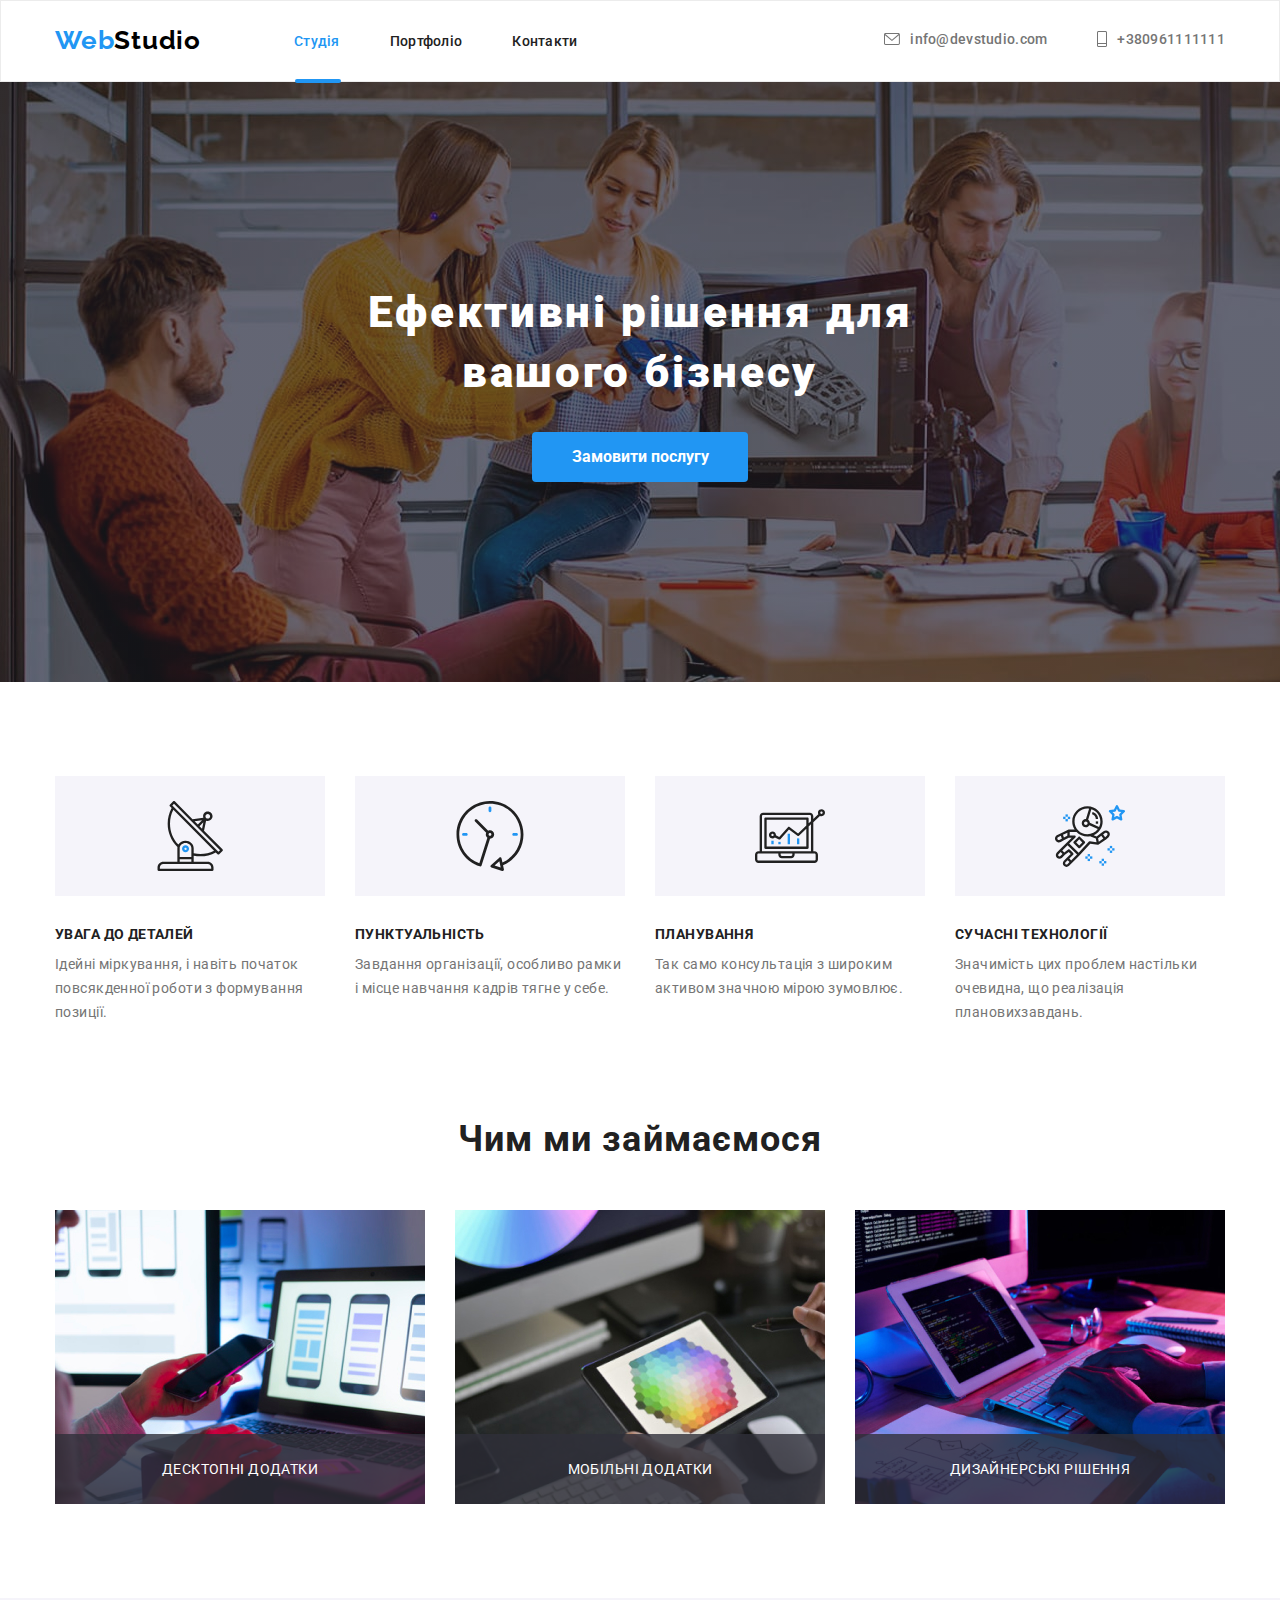
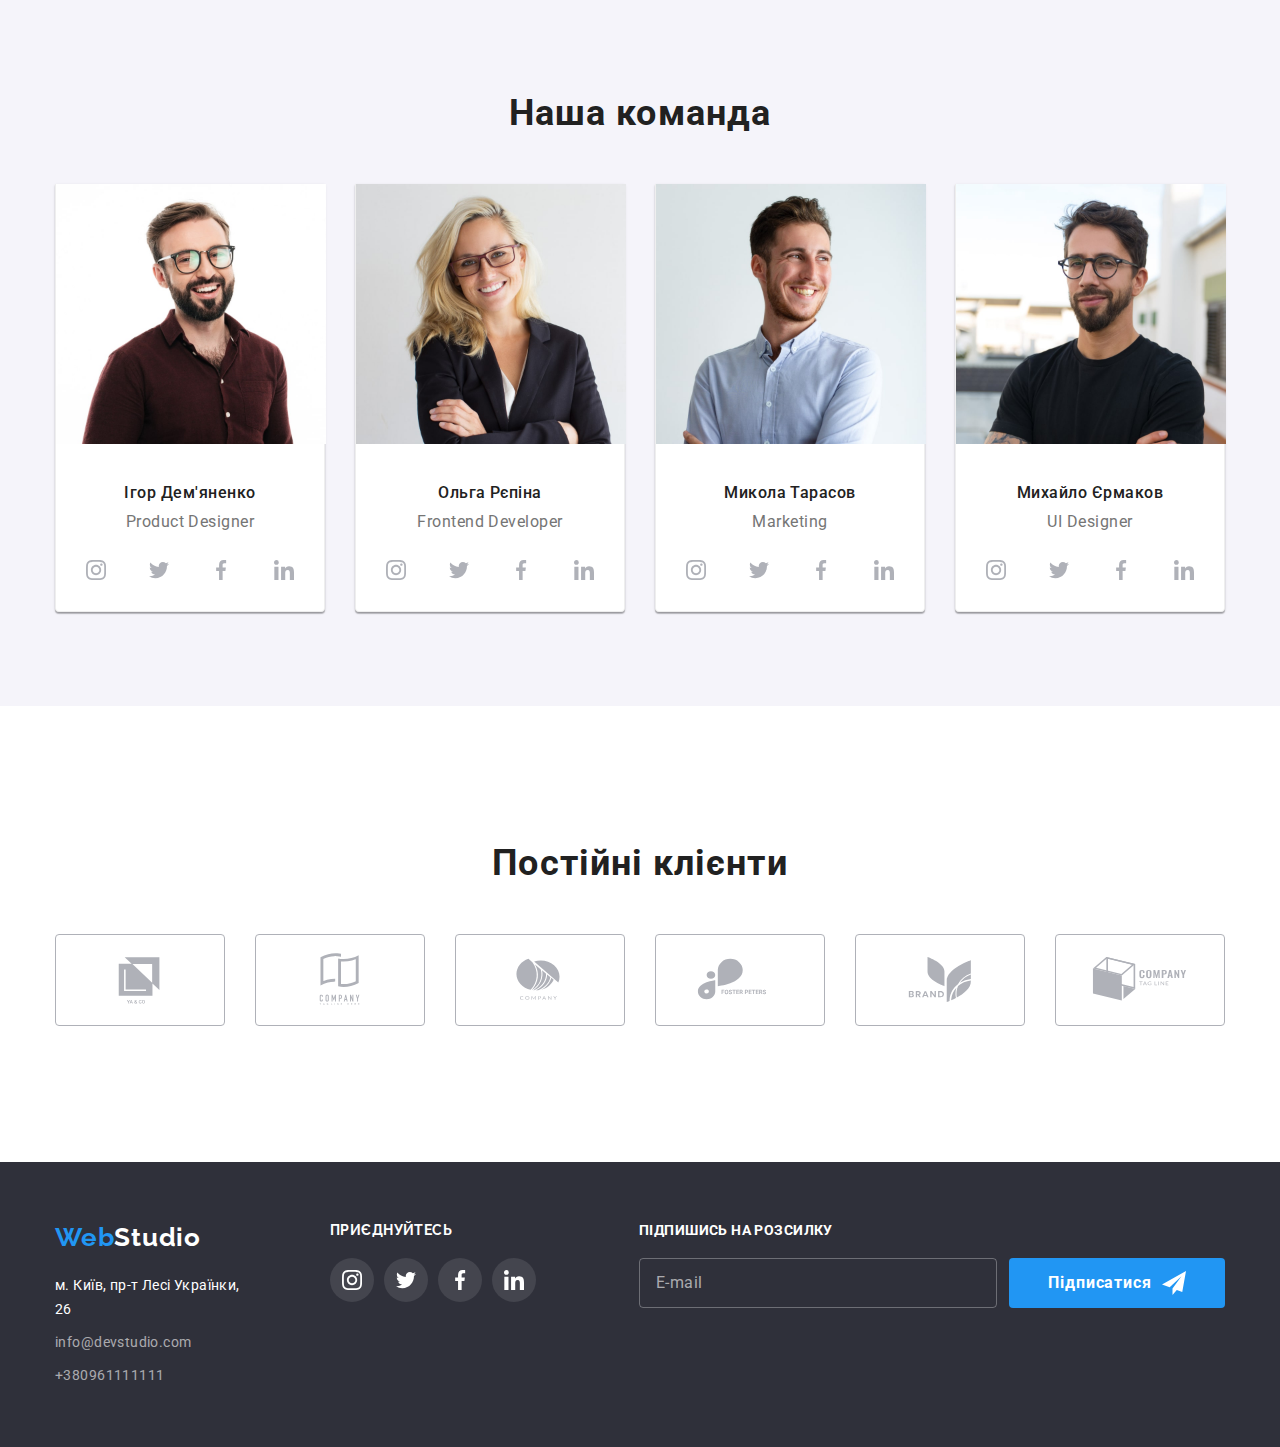
<file: index.html>
<!DOCTYPE html>
<html lang="uk">
  <head>
    <meta charset="UTF-8" />
    <meta http-equiv="X-UA-Compatible" content="IE=edge" />
    <meta name="viewport" content="width=device-width, initial-scale=1.0" />
    <title>WebStudio</title>
    <link
      href="https://fonts.googleapis.com/css2?family=Raleway:wght@700&family=Roboto:wght@400;500;700;900&display=swap"
      rel="stylesheet"
    />
    <link rel="preconnect" href="https://fonts.googleapis.com" />
    <link rel="preconnect" href="https://fonts.gstatic.com" crossorigin />
    <link
      rel="stylesheet"
      href="https://cdnjs.cloudflare.com/ajax/libs/modern-normalize/1.1.0/modern-normalize.css"
      integrity="sha512-Y0MM+V6ymRKN2zStTqzQ227DWhhp4Mzdo6gnlRnuaNCbc+YN/ZH0sBCLTM4M0oSy9c9VKiCvd4Jk44aCLrNS5Q=="
      crossorigin="anonymous"
      referrerpolicy="no-referrer"
    />
    <link rel="stylesheet" href="./css/styles.css" />
  </head>
  <body>
    <header class="header-title">
      <div class="container nav">
        <nav class="nav-studio">
          <a href="/" class="link link-webstudio"
            ><span class="logo-web">Web</span
            ><span class="logo-studio">Studio</span></a
          >
          <ul class="site-nav item">
            <li class="item"><a href="" class="current link">Студія</a></li>
            <li class="item">
              <a href="./portfolio.html" class="link">Портфоліо</a>
            </li>
            <li class="item"><a href="" class="link">Контакти</a></li>
          </ul>
          <ul class="auth-nav">
            <li class="item">
              <div>
                <a class="link" href="mailto:info@devstudio.com">
                  <svg class="icon-mail" width="16" height="12">
                    <use href="./images/symbol-defs (1).svg#icon-mail"></use>
                  </svg>
                  info@devstudio.com</a
                >
              </div>
            </li>
            <li class="item">
              <a class="link" href="tel:+380961111111">
                <svg class="icon-tel" width="10" height="16">
                  <use href="./images/symbol-defs (1).svg#icon-tel"></use>
                </svg>
                +380961111111</a
              >
            </li>
          </ul>
        </nav>
      </div>
    </header>

    <main>
      <!-- Hero -->
      <section class="section hero">
        <div class="container hero">
          <h1 class="hero-title">
            Ефективні рішення для <br />
            вашого бізнесу
          </h1>
          <button type="button" class="button" data-modal-open>
            Замовити послугу
          </button>
        </div>
      </section>

      <!-- advantages -->

      <section class="section advantages">
        <h2 class="advantages hidden-title">Переваги</h2>
        <div class="advantages container">
          <ul class="advantages-list">
            <li class="item advantages-details">
              <div class="advantages-icon">
                <svg class="icon" width="70" height="70">
                  <use href="./images/symbol-defs (1).svg#icon-antena"></use>
                </svg>
              </div>

              <h3 class="title advantages-title">УВАГА ДО ДЕТАЛЕЙ</h3>
              <p class="title-list advantages-text">
                Ідейні міркування, і навіть початок повсякденної роботи з
                формування позиції.
              </p>
            </li>
            <li class="item advantages-punctuality">
              <div class="advantages-icon">
                <svg class="icon" width="70" height="70">
                  <use href="./images/symbol-defs (1).svg#icon-clock"></use>
                </svg>
              </div>
              <h3 class="title advantages-title">ПУНКТУАЛЬНІСТЬ</h3>
              <p class="title-list advantages-text">
                Завдання організації, особливо рамки і місце навчання кадрів
                тягне у себе.
              </p>
            </li>
            <li class="item advantages-planing">
              <div class="advantages-icon">
                <svg class="icon" width="70" height="70">
                  <use href="./images/symbol-defs (1).svg#icon-diagram"></use>
                </svg>
              </div>
              <h3 class="title advantages-title">ПЛАНУВАННЯ</h3>
              <p class="title-list advantages-text">
                Так само консультація з широким активом значною мірою зумовлює.
              </p>
            </li>
            <li class="item advantages-tehnology">
              <div class="advantages-icon">
                <svg class="icon" width="70" height="70">
                  <use href="./images/symbol-defs (1).svg#icon-astronaut"></use>
                </svg>
              </div>
              <h3 class="title advantages-title">СУЧАСНІ ТЕХНОЛОГІЇ</h3>
              <p class="title-list advantages-text">
                Значимість цих проблем настільки очевидна, що реалізація
                плановихзавдань.
              </p>
            </li>
          </ul>
        </div>
      </section>
      <!-- what we do -->
      <section class="section">
        <div class="what-wedo container">
          <h2 class="what-wedo">Чим ми займаємося</h2>
          <ul class="what-wedo-list">
            <li class="item">
              <div class="item-wrapper">
                <img
                  class="link"
                  src="./images/what-we-do3.jpg"
                  alt="Верстка для пк"
                  width="370"
                />
                <p class="text-link">Десктопні додатки</p>
              </div>
            </li>
            <li class="item">
              <div class="item-wrapper">
                <img
                  class="link"
                  src="./images/what-we-do4.jpg"
                  alt="Верстка для тел"
                  width="370"
                />
                <p class="text-link item-wrapper">Мобільні додатки</p>
              </div>
            </li>
            <li class="item">
              <div class="item-wrapper">
                <img
                  class="link"
                  src="./images/what-we-do5.jpg"
                  alt="Верстка для планшета"
                  width="370"
                />
                <p class="text-link item-wrapper">Дизайнерські рішення</p>
              </div>
            </li>
          </ul>
        </div>
      </section>
      <!-- our team -->
      <section class="section color">
        <div class="team container">
          <h2 class="team">Наша команда</h2>
          <ul class="team-list">
            <li class="item">
              <img
                class="item-img"
                src="./images/img_card1.jpg"
                alt="developer"
                width="270"
              />
              <div class="item-about">
                <h3 class="title team-title">Ігор Дем'яненко</h3>
                <p class="title-list team-title-list">Product Designer</p>
                <ul class="list-link">
                  <li class="item-list">
                    <a class="back-color" href=""
                      ><svg class="accent-item" width="20" height="20">
                        <use
                          href="./images/symbol-defs (1).svg#icon-instagram"
                        ></use>
                      </svg>
                    </a>
                  </li>
                  <li class="item-list">
                    <a class="back-color" href=""
                      ><svg class="accent-item" width="20" height="20">
                        <use
                          href="./images/symbol-defs (1).svg#icon-twitter-1"
                        ></use>
                      </svg>
                    </a>
                  </li>
                  <li class="item-list">
                    <a class="back-color" href=""
                      ><svg class="accent-item" width="20" height="20">
                        <use
                          href="./images/symbol-defs (1).svg#icon-facebook-1"
                        ></use>
                      </svg>
                    </a>
                  </li>
                  <li class="item-list">
                    <a class="back-color" href=""
                      ><svg class="accent-item" width="20" height="20">
                        <use
                          href="./images/symbol-defs (1).svg#icon-linkedin-1"
                        ></use>
                      </svg>
                    </a>
                  </li>
                </ul>
              </div>
            </li>
            <li class="item">
              <img
                class="item-img"
                src="./images/img_card4.jpg"
                alt="developer"
                width="270"
              />
              <div class="item-about">
                <h3 class="title team-title">Ольга Рєпіна</h3>
                <p class="title-list team-title-list">Frontend Developer</p>
                <ul class="list-link">
                  <li class="item-list">
                    <a class="back-color" href=""
                      ><svg class="accent-item" width="20" height="20">
                        <use
                          href="./images/symbol-defs (1).svg#icon-instagram"
                        ></use>
                      </svg>
                    </a>
                  </li>
                  <li class="item-list">
                    <a class="back-color" href=""
                      ><svg class="accent-item" width="20" height="20">
                        <use
                          href="./images/symbol-defs (1).svg#icon-twitter-1"
                        ></use>
                      </svg>
                    </a>
                  </li>
                  <li class="item-list">
                    <a class="back-color" href=""
                      ><svg class="accent-item" width="20" height="20">
                        <use
                          href="./images/symbol-defs (1).svg#icon-facebook-1"
                        ></use>
                      </svg>
                    </a>
                  </li>
                  <li class="item-list">
                    <a class="back-color" href=""
                      ><svg class="accent-item" width="20" height="20">
                        <use
                          href="./images/symbol-defs (1).svg#icon-linkedin-1"
                        ></use>
                      </svg>
                    </a>
                  </li>
                </ul>
              </div>
            </li>
            <li class="item">
              <img
                class="item-img"
                src="./images/img_card3.jpg"
                alt="developer"
                width="270"
              />
              <div class="item-about">
                <h3 class="title team-title">Микола Тарасов</h3>
                <p class="title-list team-title-list">Marketing</p>
                <ul class="list-link">
                  <li class="item-list">
                    <a class="back-color" href=""
                      ><svg class="accent-item" width="20" height="20">
                        <use
                          href="./images/symbol-defs (1).svg#icon-instagram"
                        ></use>
                      </svg>
                    </a>
                  </li>
                  <li class="item-list">
                    <a class="back-color" href=""
                      ><svg class="accent-item" width="20" height="20">
                        <use
                          href="./images/symbol-defs (1).svg#icon-twitter-1"
                        ></use>
                      </svg>
                    </a>
                  </li>
                  <li class="item-list">
                    <a class="back-color" href=""
                      ><svg class="accent-item" width="20" height="20">
                        <use
                          href="./images/symbol-defs (1).svg#icon-facebook-1"
                        ></use>
                      </svg>
                    </a>
                  </li>
                  <li class="item-list">
                    <a class="back-color" href=""
                      ><svg class="accent-item" width="20" height="20">
                        <use
                          href="./images/symbol-defs (1).svg#icon-linkedin-1"
                        ></use>
                      </svg>
                    </a>
                  </li>
                </ul>
              </div>
            </li>
            <li class="item">
              <img
                class="item-img"
                src="./images/img_card2.jpg"
                alt="developer"
                width="270"
              />
              <div class="item-about">
                <h3 class="title team-title">Михайло Єрмаков</h3>
                <p class="title-list team-title-list">UI Designer</p>
                <ul class="list-link">
                  <li class="item-list">
                    <a class="back-color" href=""
                      ><svg class="accent-item" width="20" height="20">
                        <use
                          href="./images/symbol-defs (1).svg#icon-instagram"
                        ></use>
                      </svg>
                    </a>
                  </li>
                  <li class="item-list">
                    <a class="back-color" href=""
                      ><svg class="accent-item" width="20" height="20">
                        <use
                          href="./images/symbol-defs (1).svg#icon-twitter-1"
                        ></use>
                      </svg>
                    </a>
                  </li>
                  <li class="item-list">
                    <a class="back-color" href=""
                      ><svg class="accent-item" width="20" height="20">
                        <use
                          href="./images/symbol-defs (1).svg#icon-facebook-1"
                        ></use>
                      </svg>
                    </a>
                  </li>
                  <li class="item-list">
                    <a class="back-color" href=""
                      ><svg class="accent-item" width="20" height="20">
                        <use
                          href="./images/symbol-defs (1).svg#icon-linkedin-1"
                        ></use>
                      </svg>
                    </a>
                  </li>
                </ul>
              </div>
            </li>
          </ul>
        </div>
      </section>

      <!-- our clients -->
      <section class="section">
        <div class="container clients">
          <h2 class="clients-title">Постійні клієнти</h2>
          <ul class="clients-list">
            <li class="item-clients-list">
              <a class="list-icon" href=""
                ><svg width="106" height="60">
                  <use href="./images/symbol-defs (1).svg#icon-client_1"></use>
                </svg>
              </a>
            </li>
            <li class="item-clients-list">
              <a class="list-icon" href="">
                <svg width="106" height="60">
                  <use href="./images/symbol-defs (1).svg#icon-client_2"></use>
                </svg>
              </a>
            </li>
            <li class="item-clients-list">
              <a class="list-icon" href="">
                <svg width="106" height="60">
                  <use href="./images/symbol-defs (1).svg#icon-client_3"></use>
                </svg>
              </a>
            </li>
            <li class="item-clients-list">
              <a class="list-icon" href=""
                ><svg width="106" height="60">
                  <use href="./images/symbol-defs (1).svg#icon-client_4"></use>
                </svg>
              </a>
            </li>
            <li class="item-clients-list">
              <a class="list-icon" href=""
                ><svg width="106" height="60">
                  <use href="./images/symbol-defs (1).svg#icon-client_5"></use>
                </svg>
              </a>
            </li>
            <li class="item-clients-list">
              <a class="list-icon" href=""
                ><svg width="106" height="60">
                  <use href="./images/symbol-defs (1).svg#icon-client_6"></use>
                </svg>
              </a>
            </li>
          </ul>
        </div>
      </section>
    </main>
    <footer class="footer">
      <!-- Contacts -->
      <div class="container">
        <address class="adress">
          <div class="footer-adress">
            <a href="/" class="link footer-webstudio"
              ><span class="logo-web">Web</span
              ><span class="logo-studiow">Studio</span></a
            >

            <ul>
              <li>
                <a
                  href="https://goo.gl/maps/YuukakYjtsfFpN2J7"
                  class="adress-town link"
                  >м. Київ, пр-т Лесі Українки, 26</a
                >
              </li>
              <li>
                <a href="mailto:info@devstudio.com" class="adress-mail link"
                  >info@devstudio.com</a
                >
              </li>
              <li>
                <a href="tel:+380961111111" class="adress-tel link"
                  >+380961111111</a
                >
              </li>
            </ul>
          </div>
          <div class="footer-link">
            <p class="title-link">приєднуйтесь</p>

            <ul class="list-footel-link">
              <li class="border">
                <a class="link-border" href="">
                  <svg class="border-color" width="20px" height="20px">
                    <use
                      href="./images/symbol-defs (1).svg#icon-instagram"
                    ></use>
                  </svg>
                </a>
              </li>
              <li class="border">
                <a class="link-border" href="">
                  <svg class="border-color" width="20px" height="20px">
                    <use
                      href="./images/symbol-defs (1).svg#icon-twitter-1"
                    ></use>
                  </svg>
                </a>
              </li>
              <li class="border">
                <a class="link-border" href=""
                  ><svg class="border-color" width="20px" height="20px">
                    <use
                      href="./images/symbol-defs (1).svg#icon-facebook-1"
                    ></use>
                  </svg>
                </a>
              </li>
              <li class="border">
                <a class="link-border" href=""
                  ><svg class="border-color" width="20px" height="20px">
                    <use
                      href="./images/symbol-defs (1).svg#icon-linkedin-1"
                    ></use>
                  </svg>
                </a>
              </li>
            </ul>
          </div>
          <div class="footer-subscription">
            <form  name="form" class="form-subscription">
              <div class="subscription-object">
                <label for="subscription">Підпишись на розсилку</label>
                <input
                  class="input-subscription"
                  type="email"
                  id="subscription"
                  placeholder="E-mail"
                />
              </div>
              <button type="submit" class="button subscription">
                <span class="icon-subscription"
                  >Підписатися
                  <svg width="24" height="24" class="icon">
                    <use href="./images/symbol-defs (1).svg#icon-send"></use>
                  </svg>
                </span>
              </button>
            </form>
          </div>
        </address>
      </div>
    </footer>
    <div class="backdrop is-hidden" data-modal>
      <div class="modal">
        <button data-modal-close class="close-button">
          <svg class="icon-modal" width="11" height="11">
            <use href="./images/symbol-defs (1).svg#icon-close"></use>
          </svg>
        </button>

        <form name="form" js-speaker-form class="form" >
          <p>Залиште свої дані, ми вам передзвонимо</p>
          <div class="form-field">
            <label for="name">Ім'я</label>
            <div class="input-wrapper">
              <input
                type="text"
                id="name"
                placeholder="Мар'ян Петрович"
                required
              />
              <svg class="input-icon" width="18" height="18">
                <use href="./images/symbol-defs (1).svg#icon-person"></use>
              </svg>
            </div>
          </div>

          <div class="form-field">
            <label  for="phone">Тeлефон</label>
            <div class="input-wrapper">
              <input type="tel" id="phone" />
              <svg class="input-icon" width="18" height="18">
                <use href="./images/symbol-defs (1).svg#icon-phone"></use>
              </svg>
            </div>
          </div>

          <div class="form-field">
            <label for="comment">Пошта</label>
            <div class="input-wrapper">
              <input type="email" id="comment" />
              <svg class="input-icon" width="18" height="18">
                <use href="./images/symbol-defs (1).svg#icon-email"></use>
              </svg>
            </div>
          </div>

          <div class="form-field">
            <label  for="comments">Коментар</label>
            <textarea
              name="Відгук"
              id="comments"
              cols="30"
              rows="10"
              placeholder="Введіть текст"
              resize="none"
              width="100%"
            ></textarea>
          </div>

          <div class="form-checkbox">
            <label class="agree-checkbox" for="checkbox">
              <input class="checkbox" type="checkbox" id="checkbox" />
              <svg class="agree-icon" width="11" height="8">
                <use href="./images/symbol-defs (1).svg#icon-check"></use>
              </svg>
              <span
                >Погоджуюся з розсилкою та приймаю
                <a href=""><span class="agree-text">Умови договору</span></a>
              </span>
            </label>
          </div>
          <button class="submit" type="submit">Відправити</button>
        </form>
        <script>
          (() => {
            document
              .querySelector(".js-speaker-form")
              .addEventListener("submit", (e) => {
                e.preventDefault();

                new FormData(e.currentTarget).forEach((value, name) =>
                  console.log(`${name}: ${value}`)
                );

                e.currentTarget.reset();
              });
          })();
        </script>
      </div>
    </div>
    <script src="./js/modal.js"></script>
  </body>
</html>
</file>
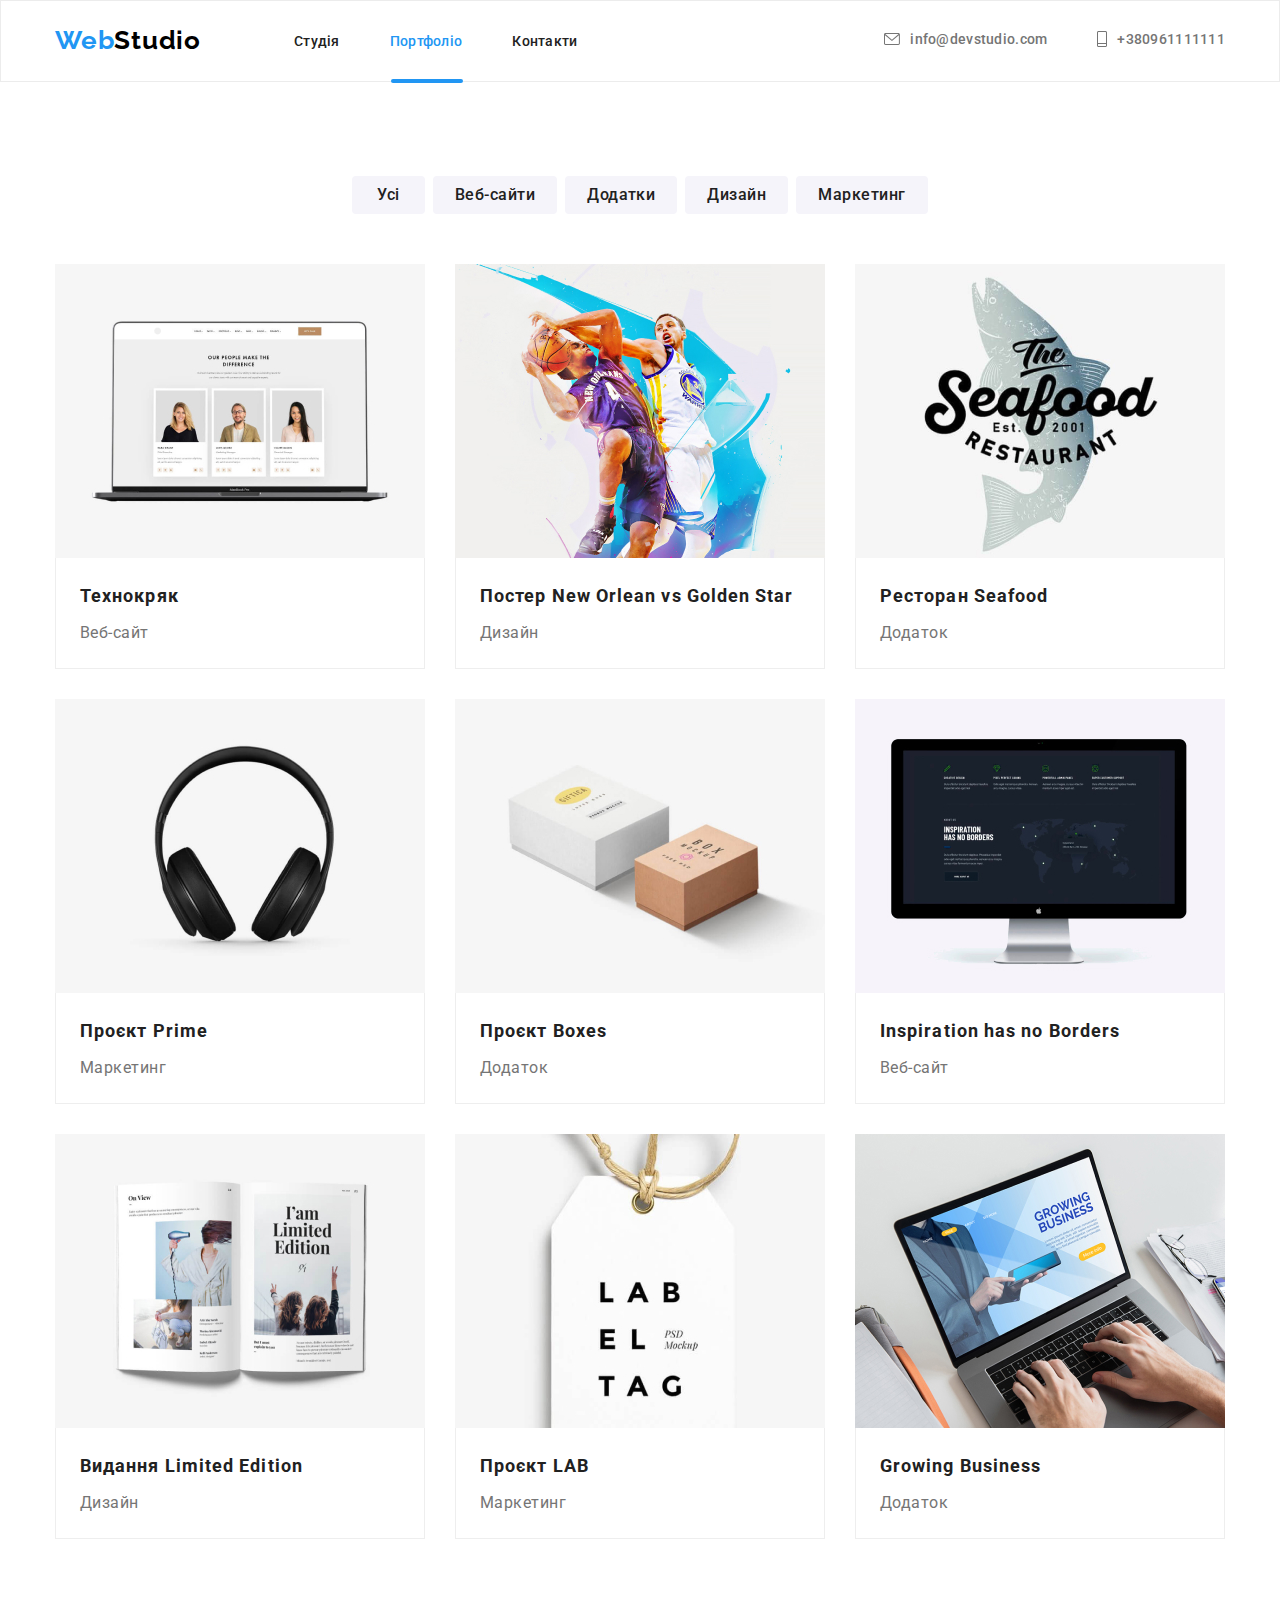
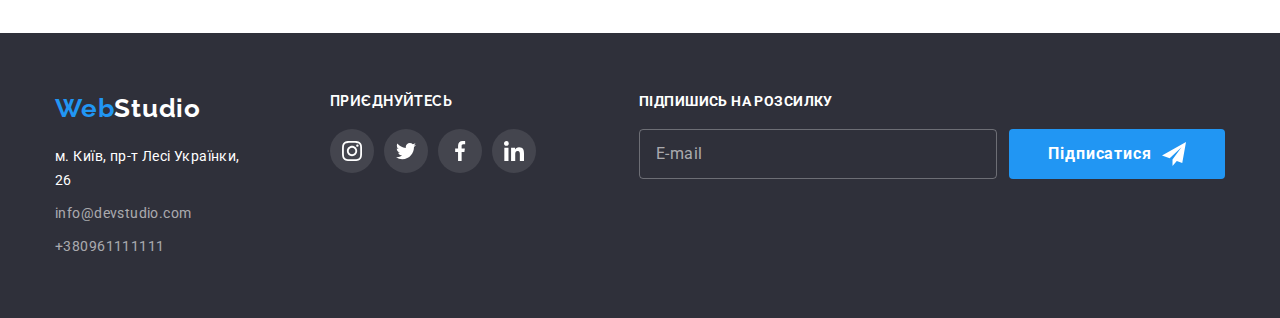
<file: portfolio.html>
<!DOCTYPE html>
<html lang="uk">
  <head>
    <meta charset="UTF-8" />
    <meta http-equiv="X-UA-Compatible" content="IE=edge" />
    <meta name="viewport" content="width=device-width, initial-scale=1.0" />
    <title>WebStudio</title>
    <link
      href="https://fonts.googleapis.com/css2?family=Raleway:wght@700&family=Roboto:wght@400;500;700;900&display=swap"
      rel="stylesheet"
    />
    <link
      rel="stylesheet"
      href="https://cdnjs.cloudflare.com/ajax/libs/modern-normalize/1.1.0/modern-normalize.css"
      integrity="sha512-Y0MM+V6ymRKN2zStTqzQ227DWhhp4Mzdo6gnlRnuaNCbc+YN/ZH0sBCLTM4M0oSy9c9VKiCvd4Jk44aCLrNS5Q=="
      crossorigin="anonymous"
      referrerpolicy="no-referrer"
    />
    <link rel="stylesheet" href="./css/styles.css" />
  </head>
  <body>
    <header class="header-title">
      <div class="container nav">
        <nav class="item nav-portfolio">
          <a href="/" class="link link-webstudio"
            ><span class="logo-web">Web</span
            ><span class="logo-studio">Studio</span></a
          >
          <ul class="site-nav item">
            <li class="item"><a href="./index.html" class="link">Студія</a></li>
            <li class="item"><a href="" class="current link">Портфоліо</a></li>
            <li class="item"><a href="" class="link">Контакти</a></li>
          </ul>
          <ul class="auth-nav">
            <li class="item">
              <div>
                <a class="link" href="mailto:info@devstudio.com">
                  <svg class="icon-mail" width="16" height="12">
                    <use href="./images/symbol-defs (1).svg#icon-mail"></use>
                  </svg>
                  info@devstudio.com</a
                >
              </div>
            </li>
            <li class="item">
              <a class="link" href="tel:+380961111111">
                <svg class="icon-tel" width="10" height="16">
                  <use href="./images/symbol-defs (1).svg#icon-tel"></use>
                </svg>
                +380961111111</a
              >
            </li>
          </ul>
        </nav>
      </div>
    </header>
    <main>
      <section class="section">
        <!-- Фільтр робіт -->
        <h1 class="hidden-title">Наші роботи</h1>
        <div class="container">
          <ul class="filter">
            <li class="item">
              <button type="button" class="filter-list item1">Усі</button>
            </li>
            <li class="item">
              <button type="button" class="filter-list item2">Веб-сайти</button>
            </li>
            <li class="item">
              <button type="button" class="filter-list item2">Додатки</button>
            </li>
            <li class="item">
              <button type="button" class="filter-list item2">Дизайн</button>
            </li>
            <li class="item">
              <button type="button" class="filter-list item2">Маркетинг</button>
            </li>
          </ul>
          <!-- Наші роботи -->

          <ul class="works-list">
            <li>
              <a class="link item web" href="">
                <div class="wrapper">
                  <img
                    class="item"
                    src="./images/img-portf-1.jpg"
                    alt="Розробники"
                    width="370"
                  />
                  <p class="text">
                    Ресурс пропонує комплексні пропозиції з різним рівнем
                    функціоналу та сервісів. Все це дозволить відвідувачу
                    отримати вичерпні відомості про компанію чи приватну особу.
                  </p>
                </div>
                <div class="work-list-about">
                  <h2 class="title work-list-title">Технокряк</h2>
                  <p class="title-list work-text">Веб-сайт</p>
                </div></a
              >
            </li>
            <li class="item">
              <a class="link item web" href="">
                <div class="wrapper">
                  <img
                    class="item"
                    src="./images/img-portf-2.jpg"
                    alt="Баскетболісти"
                    width="370"
                  />
                  <p class="text">
                    Ресурс пропонує комплексні пропозиції з різним рівнем
                    функціоналу та сервісів. Все це дозволить відвідувачу
                    отримати вичерпні відомості про компанію чи приватну особу.
                  </p>
                </div>

                <div class="work-list-about">
                  <h2 class="title work-list-title">
                    Постер New Orlean vs Golden Star
                  </h2>
                  <p class="title-list work-text">Дизайн</p>
                </div>
              </a>
            </li>
            <li class="item">
              <a class="link item web" href="">
                <div class="wrapper">
                  <img
                    class="item"
                    src="./images/img-portf-3.jpg"
                    alt="Картинка ресторана"
                    width="370"
                  />
                  <p class="text">
                    Ресурс пропонує комплексні пропозиції з різним рівнем
                    функціоналу та сервісів. Все це дозволить відвідувачу
                    отримати вичерпні відомості про компанію чи приватну особу.
                  </p>
                </div>
                <div class="work-list-about">
                  <h2 class="title work-list-title">Ресторан Seafood</h2>
                  <p class="title-list work-text">Додаток</p>
                </div></a
              >
            </li>
            <li class="item">
              <a class="link item web" href="">
                <div class="wrapper">
                  <img
                    class="item"
                    src="./images/img-portf-4.jpg"
                    alt="Навушники"
                    width="370"
                  />
                  <p class="text">
                    Ресурс пропонує комплексні пропозиції з різним рівнем
                    функціоналу та сервісів. Все це дозволить відвідувачу
                    отримати вичерпні відомості про компанію чи приватну особу.
                  </p>
                </div>

                <div class="work-list-about">
                  <h2 class="title work-list-title">Проєкт Prime</h2>
                  <p class="title-list work-text">Маркетинг</p>
                </div></a
              >
            </li>
            <li class="item">
              <a class="link item web" href="">
                <div class="wrapper">
                  <img
                    class="item"
                    src="./images/img-portf-5.jpg"
                    alt="Дві коробки"
                    width="370"
                  />
                  <p class="text">
                    Ресурс пропонує комплексні пропозиції з різним рівнем
                    функціоналу та сервісів. Все це дозволить відвідувачу
                    отримати вичерпні відомості про компанію чи приватну особу.
                  </p>
                </div>

                <div class="work-list-about">
                  <h2 class="title work-list-title">Проєкт Boxes</h2>
                  <p class="title-list work-text">Додаток</p>
                </div></a
              >
            </li>
            <li class="item">
              <a class="link item web" href="">
                <div class="wrapper">
                  <img
                    class="item"
                    src="./images/img-portf-6.jpg"
                    alt="Монітор"
                    width="370"
                  />
                  <p class="text">
                    Ресурс пропонує комплексні пропозиції з різним рівнем
                    функціоналу та сервісів. Все це дозволить відвідувачу
                    отримати вичерпні відомості про компанію чи приватну особу.
                  </p>
                </div>
                <div class="work-list-about">
                  <h2 class="title work-list-title">
                    Inspiration has no Borders
                  </h2>
                  <p class="title-list work-text">Веб-сайт</p>
                </div></a
              >
            </li>
            <li class="item">
              <a class="link item web" href="">
                <div class="wrapper">
                  <img
                    class="item"
                    src="./images/img-portf-7.jpg"
                    alt="Книга"
                    width="370"
                  />
                  <p class="text">
                    Ресурс пропонує комплексні пропозиції з різним рівнем
                    функціоналу та сервісів. Все це дозволить відвідувачу
                    отримати вичерпні відомості про компанію чи приватну особу.
                  </p>
                </div>
                <div class="work-list-about">
                  <h2 class="title work-list-title">Видання Limited Edition</h2>
                  <p class="title-list work-text">Дизайн</p>
                </div></a
              >
            </li>
            <li class="item">
              <a class="link item web" href="">
                <div class="wrapper">
                  <img
                    class="item"
                    src="./images/img-portf-8.jpg"
                    alt="Ярлик"
                    width="370"
                  />
                  <p class="text">
                    Ресурс пропонує комплексні пропозиції з різним рівнем
                    функціоналу та сервісів. Все це дозволить відвідувачу
                    отримати вичерпні відомості про компанію чи приватну особу.
                  </p>
                </div>
                <div class="work-list-about">
                  <h2 class="title work-list-title">Проєкт LAB</h2>
                  <p class="title-list work-text">Маркетинг</p>
                </div></a
              >
            </li>
            <li class="item">
              <a class="link item web" href="">
                <div class="wrapper">
                  <img
                    class="item"
                    src="./images/img-portf-9.jpg"
                    alt="Ноутбук"
                    width="370"
                  />
                  <p class="text">
                    Ресурс пропонує комплексні пропозиції з різним рівнем
                    функціоналу та сервісів. Все це дозволить відвідувачу
                    отримати вичерпні відомості про компанію чи приватну особу.
                  </p>
                </div>
                <div class="work-list-about">
                  <h2 class="title work-list-title">Growing Business</h2>
                  <p class="title-list work-text">Додаток</p>
                </div></a
              >
            </li>
          </ul>
        </div>
      </section>
    </main>
    <footer class="footer">
      <!-- Contacts -->
      <div class="container">
        <address class="adress">
          <div class="footer-adress">
            <a href="/" class="link footer-webstudio"
              ><span class="logo-web">Web</span
              ><span class="logo-studiow">Studio</span></a
            >

            <ul>
              <li>
                <a
                  href="https://goo.gl/maps/YuukakYjtsfFpN2J7"
                  class="adress-town link"
                  >м. Київ, пр-т Лесі Українки, 26</a
                >
              </li>
              <li>
                <a href="mailto:info@devstudio.com" class="adress-mail link"
                  >info@devstudio.com</a
                >
              </li>
              <li>
                <a href="tel:+380961111111" class="adress-tel link"
                  >+380961111111</a
                >
              </li>
            </ul>
          </div>
          <div class="footer-link">
            <p class="title-link">приєднуйтесь</p>

            <ul class="list-footel-link">
              <li class="border">
                <a class="link-border" href="">
                  <svg class="border-color" width="20px" height="20px">
                    <use
                      href="./images/symbol-defs (1).svg#icon-instagram"
                    ></use>
                  </svg>
                </a>
              </li>
              <li class="border">
                <a class="link-border" href="">
                  <svg class="border-color" width="20px" height="20px">
                    <use
                      href="./images/symbol-defs (1).svg#icon-twitter-1"
                    ></use></svg>
              </a>
              </li>
              <li class="border">
                <a class="link-border" href=""
                  ><svg class="border-color" width="20px" height="20px">
                    <use
                      href="./images/symbol-defs (1).svg#icon-facebook-1"
                    ></use></svg>
                  </a>
              </li>
              <li class="border">
                <a class="link-border" href=""
                  ><svg class="border-color" width="20px" height="20px">
                    <use
                      href="./images/symbol-defs (1).svg#icon-linkedin-1"
                    ></use></svg>
                  </a>
              </li>
            </ul>
          </div>

          <div class="footer-subscription">
            <form name="form" class="form-subscription">
              <div class="subscription-object">
                <label for="subscription">Підпишись на розсилку</label>
                <input
                  class="input-subscription"
                  type="email"
                  id="subscription"
                  placeholder="E-mail"
                />
              </div>
              <button type="submit" class="button subscription">
                <span class="icon-subscription"
                  >Підписатися
                  <svg width="24" height="24" class="icon">
                    <use href="./images/symbol-defs (1).svg#icon-send"></use>
                  </svg>
                </span>
              </button>
            </form>
          </div>
        </address>
      </div>
    </footer>
  </body>
</html>
</file>
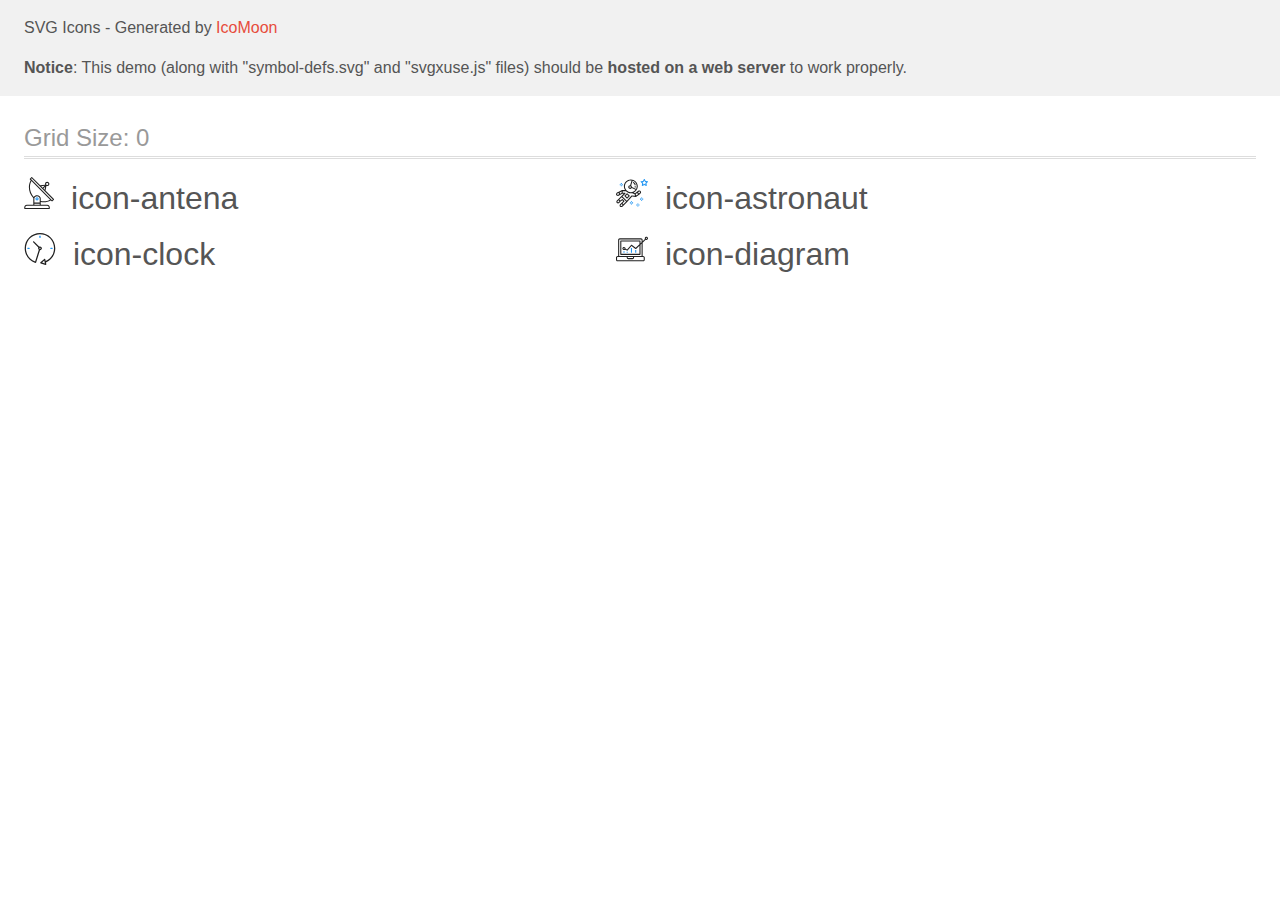
<file: images/icomoon (1)/demo-external-svg.html>
<!doctype html>
<html>
<head>
    <title>IcoMoon - SVG Icons</title>
    <meta charset="utf-8">
    <meta name="viewport" content="width=device-width, initial-scale=1">
    <link rel="stylesheet" href="demo-files/demo.css">
    <link rel="stylesheet" href="style.css">
</head>
<body>
<header class="bgc1 clearfix">
<div class="mhl">
    <p>SVG Icons - Generated by <a href="https://icomoon.io/app">IcoMoon</a></p><p><strong>Notice</strong>: This demo (along with "symbol-defs.svg" and "svgxuse.js" files) should be <b>hosted on a web server</b> to work properly.</p>
</div>
</header>
    <div class="clearfix mhl ptl">
        <h1 class="mvm mtn fgc1">Grid Size: 0</h1>
        <div class="glyph fs1">
            <div class="clearfix pbs">
                <svg class="icon icon-antena"><use xlink:href="symbol-defs.svg#icon-antena"></use></svg><span class="name"> icon-antena</span>
            </div>
        </div>
        <div class="glyph fs1">
            <div class="clearfix pbs">
                <svg class="icon icon-astronaut"><use xlink:href="symbol-defs.svg#icon-astronaut"></use></svg><span class="name"> icon-astronaut</span>
            </div>
        </div>
        <div class="glyph fs1">
            <div class="clearfix pbs">
                <svg class="icon icon-clock"><use xlink:href="symbol-defs.svg#icon-clock"></use></svg><span class="name"> icon-clock</span>
            </div>
        </div>
        <div class="glyph fs1">
            <div class="clearfix pbs">
                <svg class="icon icon-diagram"><use xlink:href="symbol-defs.svg#icon-diagram"></use></svg><span class="name"> icon-diagram</span>
            </div>
        </div>
  </div>
<script defer src="svgxuse.js"></script>
</body>
</html>
</file>
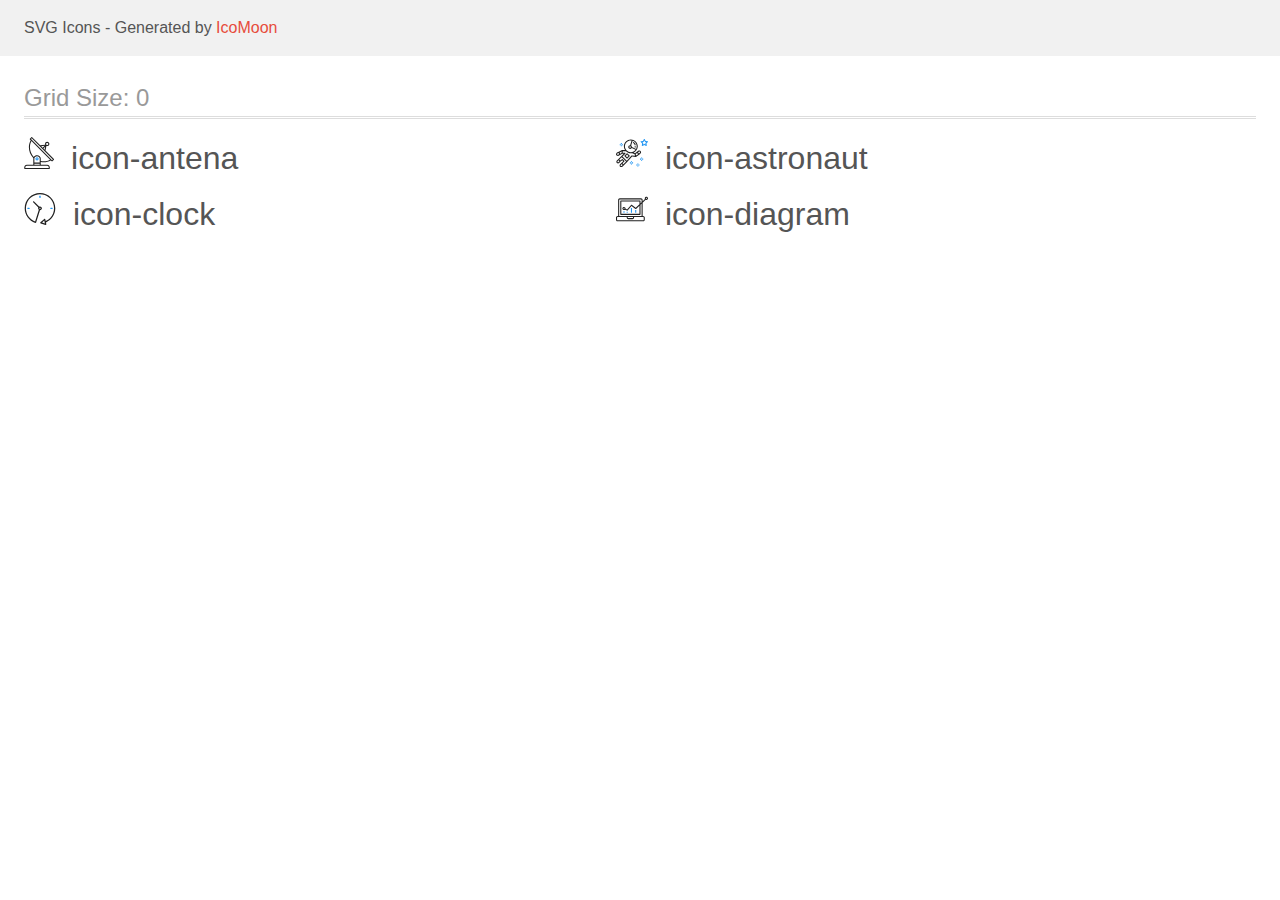
<file: images/icomoon (1)/demo.html>
<!doctype html>
<html>
<head>
    <title>IcoMoon - SVG Icons</title>
    <meta charset="utf-8">
    <meta name="viewport" content="width=device-width, initial-scale=1">
    <link rel="stylesheet" href="demo-files/demo.css">
    <link rel="stylesheet" href="style.css">
</head>
<body>
<svg aria-hidden="true" style="position: absolute; width: 0; height: 0; overflow: hidden;" version="1.1" xmlns="http://www.w3.org/2000/svg" xmlns:xlink="http://www.w3.org/1999/xlink">
<defs>
<symbol id="icon-antena" viewBox="0 0 30 32">
<path fill="#212121" style="fill: var(--color1, #212121)" d="M29.859 22.098l-8.443-8.505 0.937-4.615c0.242 0.094 0.499 0.144 0.758 0.146h0.006c1.192 0.014 2.17-0.941 2.184-2.133s-0.941-2.17-2.133-2.184c-1.192-0.014-2.17 0.941-2.184 2.133-0.003 0.255 0.039 0.509 0.125 0.749l-4.96 0.605-8.091-8.133c-0.099-0.101-0.235-0.159-0.377-0.16-0.14 0.001-0.274 0.056-0.373 0.155l-1.513 1.504c-0.208 0.208-0.208 0.546 0 0.754l0.814 0.826c-3.153 5.798-2.129 12.978 2.519 17.663 0.043 0.041 0.092 0.074 0.146 0.098-0.034 0.18-0.051 0.364-0.052 0.547v6.187h-6.4c-1.472 0.002-2.665 1.195-2.667 2.667v1.067c0 0.295 0.239 0.533 0.533 0.533h24.533c0.295 0 0.533-0.239 0.533-0.533v-1.067c-0.002-1.472-1.195-2.665-2.667-2.667h-6.4v-2.742c1.003 0.21 2.024 0.317 3.049 0.32 2.458-0.003 4.877-0.615 7.040-1.783l0.818 0.823c0.099 0.101 0.235 0.159 0.377 0.16 0.14-0.001 0.274-0.056 0.373-0.155l1.513-1.504c0.208-0.208 0.208-0.546 0-0.754zM22.366 6.233c0.418-0.415 1.093-0.414 1.508 0.004s0.414 1.093-0.004 1.508c-0.2 0.199-0.47 0.31-0.752 0.31h-0.003c-0.589-0.003-1.064-0.483-1.061-1.072 0.002-0.282 0.115-0.552 0.314-0.751h-0.002zM21.11 9.738l-0.598 2.946-1.175-1.182 1.774-1.763zM20.504 8.836l-1.92 1.909-1.485-1.493 3.405-0.415zM23.090 28.8c0.884 0 1.6 0.716 1.6 1.6v0.533h-23.467v-0.533c0-0.884 0.716-1.6 1.6-1.6h20.267zM15.623 26.667v1.067h-5.333v-1.067h5.333zM10.29 25.6v-4.053c0-1.294 1.196-2.347 2.667-2.347s2.667 1.053 2.667 2.347v4.053h-5.333zM16.69 23.904v-2.357c0-1.882-1.675-3.413-3.733-3.413-1.331-0.020-2.576 0.657-3.281 1.786-4.058-4.274-4.971-10.645-2.279-15.887l18.602 18.708c-2.872 1.461-6.165 1.873-9.309 1.163zM27.979 23.22l-21.057-21.181 0.755-0.752 7.935 7.98c0.004 0 0.006 0.007 0.010 0.010l13.115 13.191-0.757 0.752z"></path>
<path fill="#2196f3" style="fill: var(--color2, #2196f3)" d="M12.961 20.267h-0.005c-0.884-0.001-1.601 0.714-1.602 1.598s0.714 1.601 1.598 1.602h0.005c0.884 0.001 1.601-0.714 1.602-1.598s-0.714-1.601-1.598-1.602zM13.335 22.245c-0.1 0.1-0.236 0.156-0.378 0.155-0.295-0.002-0.532-0.242-0.531-0.536 0.001-0.141 0.057-0.276 0.157-0.375s0.233-0.154 0.373-0.155c0.295 0.002 0.532 0.241 0.53 0.536-0.001 0.141-0.057 0.276-0.157 0.375h0.005z"></path>
</symbol>
<symbol id="icon-astronaut" viewBox="0 0 32 32">
<path fill="#2196f3" style="fill: var(--color2, #2196f3)" d="M31.974 4.524c-0.063-0.193-0.229-0.333-0.43-0.363l-1.91-0.278-0.855-1.731c-0.179-0.365-0.777-0.365-0.956 0l-0.855 1.731-1.91 0.278c-0.201 0.029-0.367 0.17-0.431 0.363-0.062 0.193-0.011 0.405 0.135 0.547l1.383 1.348-0.326 1.903c-0.034 0.2 0.048 0.402 0.212 0.522 0.166 0.121 0.382 0.135 0.562 0.040l1.709-0.899 1.709 0.899c0.078 0.041 0.164 0.061 0.249 0.061 0.11 0 0.221-0.034 0.314-0.102 0.164-0.119 0.246-0.322 0.212-0.522l-0.326-1.903 1.383-1.348c0.145-0.142 0.197-0.354 0.135-0.547zM29.511 5.851c-0.125 0.122-0.183 0.299-0.153 0.472l0.191 1.114-1-0.526c-0.078-0.041-0.163-0.061-0.249-0.061s-0.17 0.020-0.249 0.061l-1.001 0.526 0.191-1.114c0.030-0.173-0.028-0.349-0.153-0.472l-0.81-0.789 1.119-0.163c0.174-0.025 0.324-0.134 0.402-0.292l0.5-1.013 0.5 1.013c0.078 0.157 0.228 0.267 0.402 0.292l1.119 0.163-0.809 0.789z"></path>
<path fill="#2196f3" style="fill: var(--color2, #2196f3)" d="M26.134 20.522h-1.067v1.067h1.067v-1.067z"></path>
<path fill="#2196f3" style="fill: var(--color2, #2196f3)" d="M26.134 22.656h-1.067v1.067h1.067v-1.067z"></path>
<path fill="#2196f3" style="fill: var(--color2, #2196f3)" d="M27.2 21.589h-1.067v1.067h1.067v-1.067z"></path>
<path fill="#2196f3" style="fill: var(--color2, #2196f3)" d="M25.067 21.589h-1.067v1.067h1.067v-1.067z"></path>
<path fill="#2196f3" style="fill: var(--color2, #2196f3)" d="M22.4 26.389h-1.067v1.067h1.067v-1.067z"></path>
<path fill="#2196f3" style="fill: var(--color2, #2196f3)" d="M22.4 28.522h-1.067v1.067h1.067v-1.067z"></path>
<path fill="#2196f3" style="fill: var(--color2, #2196f3)" d="M23.467 27.456h-1.067v1.067h1.067v-1.067z"></path>
<path fill="#2196f3" style="fill: var(--color2, #2196f3)" d="M21.333 27.456h-1.067v1.067h1.067v-1.067z"></path>
<path fill="#2196f3" style="fill: var(--color2, #2196f3)" d="M16 24.256h-1.067v1.067h1.067v-1.067z"></path>
<path fill="#2196f3" style="fill: var(--color2, #2196f3)" d="M16 26.389h-1.067v1.067h1.067v-1.067z"></path>
<path fill="#2196f3" style="fill: var(--color2, #2196f3)" d="M17.067 25.322h-1.067v1.067h1.067v-1.067z"></path>
<path fill="#2196f3" style="fill: var(--color2, #2196f3)" d="M14.933 25.322h-1.067v1.067h1.067v-1.067z"></path>
<path fill="#2196f3" style="fill: var(--color2, #2196f3)" d="M5.867 6.122h-1.067v1.067h1.067v-1.067z"></path>
<path fill="#2196f3" style="fill: var(--color2, #2196f3)" d="M5.867 8.255h-1.067v1.067h1.067v-1.067z"></path>
<path fill="#2196f3" style="fill: var(--color2, #2196f3)" d="M6.933 7.189h-1.067v1.067h1.067v-1.067z"></path>
<path fill="#2196f3" style="fill: var(--color2, #2196f3)" d="M4.8 7.189h-1.067v1.067h1.067v-1.067z"></path>
<path fill="#212121" style="fill: var(--color1, #212121)" d="M24.715 14.159c-0.287-0.388-0.709-0.637-1.188-0.705-0.481-0.068-0.956 0.058-1.34 0.352l-1.252 0.96-1.898 1.417-1.358-0.541c2.421-1.086 4.114-3.508 4.114-6.32 0-3.823-3.123-6.933-6.961-6.933s-6.961 3.11-6.961 6.933c0 1.386 0.414 2.674 1.12 3.758l-2.764-0.024c-0.002 0-0.003 0-0.005 0-0.009 0-0.015 0.004-0.023 0.005-0.053 0.002-0.105 0.013-0.155 0.031-0.013 0.005-0.026 0.008-0.038 0.013-0.006 0.003-0.013 0.003-0.019 0.006l-3.233 1.596c-0.001 0-0.001 0-0.001 0.001l-1.893 0.911c-0.021 0.009-0.042 0.021-0.063 0.035-0.755 0.502-1.012 1.489-0.598 2.295 0.22 0.429 0.595 0.745 1.056 0.889 0.178 0.055 0.359 0.083 0.539 0.083 0.29 0 0.577-0.071 0.839-0.211l1.388-0.738 2.264-1.169 1.357-0.008-5.442 5.416c-0.001 0.001-0.001 0.001-0.002 0.001l-1.339 1.333c-0.316 0.315-0.49 0.732-0.49 1.178s0.174 0.863 0.49 1.179c0.325 0.323 0.752 0.485 1.179 0.485s0.854-0.162 1.18-0.485l1.314-1.309 1.741-1.3 0.901 0.897-1.762 1.754c-0 0.001-0.001 0.001-0.002 0.001l-1.339 1.333c-0.316 0.315-0.49 0.732-0.49 1.178s0.174 0.863 0.49 1.179c0.325 0.323 0.753 0.485 1.18 0.485s0.855-0.162 1.18-0.485l3.482-3.467c0.001-0.001 0.001-0.001 0.001-0.002l1.010-1-0.004-0.004c0.006-0.006 0.015-0.009 0.022-0.015l5.166-5.658 3.471 0.494c0.025 0.004 0.050 0.005 0.075 0.005 0.065 0 0.127-0.015 0.187-0.038 0.018-0.006 0.033-0.015 0.050-0.023 0.019-0.010 0.039-0.015 0.058-0.027l3.213-2.133c0.012-0.008 0.018-0.021 0.029-0.029 0.013-0.010 0.029-0.014 0.041-0.026l1.271-1.191c0.662-0.62 0.753-1.635 0.212-2.362zM2.13 17.77c-0.173 0.093-0.37 0.111-0.558 0.052-0.187-0.058-0.338-0.186-0.427-0.358-0.161-0.314-0.068-0.695 0.214-0.902l1.314-0.632 0.449 1.312-0.992 0.528zM5.628 15.942l-1.548 0.8-0.439-1.283 2.027-1.001-0.040 1.484zM20.727 9.322c0 0.918-0.219 1.785-0.599 2.559l-4.181-1.899c-0.044-0.573-0.341-1.075-0.788-1.388l1.464-4.86c2.378 0.756 4.105 2.974 4.105 5.588zM8.938 9.322c0-3.235 2.644-5.867 5.894-5.867 0.253 0 0.5 0.021 0.745 0.052l-1.432 4.754c-0.019-0.001-0.037-0.006-0.057-0.006-1.033 0-1.873 0.837-1.873 1.867s0.84 1.867 1.873 1.867c0.694 0 1.294-0.383 1.618-0.945l3.862 1.755c-1.075 1.446-2.795 2.39-4.737 2.39-3.25 0-5.894-2.632-5.894-5.867zM14.894 10.122c0 0.441-0.362 0.8-0.806 0.8s-0.806-0.359-0.806-0.8c0-0.441 0.362-0.8 0.806-0.8s0.806 0.359 0.806 0.8zM2.465 25.146c-0.236 0.234-0.619 0.234-0.854 0.001-0.114-0.114-0.176-0.263-0.176-0.423s0.062-0.309 0.176-0.421l0.962-0.958 0.851 0.848-0.959 0.955zM5.679 28.88c-0.236 0.234-0.619 0.235-0.855 0.001-0.114-0.114-0.176-0.263-0.176-0.423s0.062-0.309 0.176-0.421l0.963-0.959 0.852 0.848-0.96 0.955zM9.16 25.411c-0.001 0-0.001 0-0.002 0.001l-1.765 1.76-0.852-0.848 1.763-1.755c0 0 0 0 0-0s0.001-0.001 0.002-0.001c0.040-0.040 0.065-0.088 0.090-0.135 0.007-0.014 0.020-0.026 0.026-0.040 0.017-0.041 0.019-0.085 0.026-0.129 0.003-0.025 0.014-0.047 0.014-0.073 0-0.036-0.013-0.070-0.020-0.106-0.006-0.032-0.006-0.065-0.019-0.095-0.020-0.050-0.055-0.094-0.091-0.138-0.010-0.012-0.014-0.027-0.025-0.038 0 0 0 0-0.001 0s-0.001-0.002-0.001-0.002l-1.607-1.6c-0.017-0.017-0.039-0.024-0.058-0.038-0.028-0.022-0.055-0.042-0.087-0.058-0.030-0.015-0.061-0.024-0.093-0.033-0.034-0.010-0.067-0.017-0.103-0.020-0.033-0.002-0.063 0.001-0.095 0.005-0.036 0.004-0.069 0.009-0.104 0.020-0.034 0.011-0.063 0.027-0.094 0.045-0.020 0.011-0.042 0.015-0.061 0.029l-1.773 1.324-0.901-0.897 2.399-2.386 4.361 4.289-0.928 0.919zM15.979 18.394c-0.015-0.002-0.030 0.004-0.045 0.003-0.039-0.002-0.076 0.001-0.115 0.007-0.030 0.005-0.059 0.011-0.088 0.021-0.034 0.012-0.065 0.028-0.097 0.047-0.030 0.018-0.057 0.037-0.083 0.061-0.013 0.011-0.028 0.017-0.040 0.029l-4.698 5.146-4.328-4.257 2.833-2.818c0.209-0.208 0.21-0.546 0.002-0.755-0.105-0.105-0.243-0.157-0.381-0.156v-0.001l-2.219 0.013 0.028-1.607 3.104 0.027c1.265 1.294 3.029 2.101 4.981 2.101 0.437 0 0.864-0.045 1.279-0.123 0.040 0.032 0.079 0.065 0.13 0.085l2.41 0.96 0.331 1.644-3.003-0.427zM20.020 18.572l-0.313-1.558 1.446-1.080 0.947 1.257-2.080 1.381zM23.774 15.741l-0.838 0.785-0.931-1.236 0.831-0.637c0.155-0.119 0.351-0.168 0.543-0.143 0.193 0.027 0.364 0.128 0.48 0.284 0.217 0.292 0.18 0.699-0.085 0.947z"></path>
<path fill="#212121" style="fill: var(--color1, #212121)" d="M13.602 18.544l-2.143-2.133c-0.207-0.207-0.545-0.207-0.753 0l-2.142 2.133c-0.1 0.101-0.157 0.236-0.157 0.378s0.056 0.278 0.157 0.378l2.142 2.133c0.104 0.103 0.241 0.155 0.377 0.155s0.273-0.052 0.376-0.155l2.143-2.133c0.1-0.1 0.157-0.236 0.157-0.378s-0.057-0.278-0.157-0.378zM11.083 20.303l-1.387-1.381 1.387-1.381 1.387 1.381-1.387 1.381z"></path>
<path fill="#212121" style="fill: var(--color1, #212121)" d="M17.164 5.071l-0.258 1.036c0.071 0.018 1.738 0.452 1.738 2.149h1.067c-0-2.017-1.666-2.965-2.547-3.185z"></path>
<path fill="#212121" style="fill: var(--color1, #212121)" d="M19.711 9.322h-1.067v1.067h1.067v-1.067z"></path>
</symbol>
<symbol id="icon-clock" viewBox="0 0 32 32">
<path fill="#212121" style="fill: var(--color1, #212121)" d="M31.297 15.301c-0.002-8.452-6.855-15.303-15.308-15.301s-15.303 6.855-15.301 15.308c0.001 6.658 4.307 12.551 10.649 14.576 0.061 0.019 0.124 0.029 0.187 0.029 0.121-0 0.239-0.032 0.342-0.094 0.135-0.080 0.236-0.207 0.283-0.356l3.865-12.25c1.057-0.005 1.909-0.866 1.903-1.923s-0.866-1.909-1.923-1.903c-0.284 0.001-0.565 0.067-0.82 0.191l-5.106-5.107c-0.253-0.245-0.657-0.238-0.902 0.016-0.239 0.247-0.239 0.639 0 0.886l5.103 5.109c-0.392 0.799-0.168 1.764 0.536 2.309l-3.683 11.673c-7.278-2.681-11.004-10.754-8.323-18.032s10.754-11.004 18.032-8.323 11.004 10.754 8.323 18.032c-1.31 3.556-4.001 6.431-7.462 7.973l-0.398-1.874c-0.073-0.344-0.411-0.565-0.756-0.492-0.109 0.023-0.209 0.074-0.292 0.148l-3.837 3.426c-0.263 0.234-0.287 0.637-0.052 0.9 0.076 0.085 0.174 0.149 0.283 0.184l4.899 1.563c0.335 0.108 0.694-0.077 0.802-0.412 0.034-0.106 0.040-0.219 0.017-0.328l-0.391-1.839c5.664-2.388 9.342-7.942 9.329-14.089zM15.992 14.664c0.352 0 0.638 0.286 0.638 0.638s-0.286 0.638-0.638 0.638c-0.352 0-0.638-0.285-0.638-0.638s0.285-0.638 0.638-0.638zM18.093 29.528l2.184-1.948 0.603 2.84-2.787-0.892z"></path>
<path fill="#2196f3" style="fill: var(--color2, #2196f3)" d="M15.354 3.185v1.275c0 0.352 0.285 0.638 0.638 0.638s0.638-0.285 0.638-0.638v-1.275c0-0.352-0.286-0.638-0.638-0.638s-0.638 0.286-0.638 0.638z"></path>
<path fill="#2196f3" style="fill: var(--color2, #2196f3)" d="M3.876 14.664c-0.352 0-0.638 0.286-0.638 0.638s0.285 0.638 0.638 0.638h1.275c0.352 0 0.638-0.285 0.638-0.638s-0.285-0.638-0.638-0.638h-1.275z"></path>
<path fill="#2196f3" style="fill: var(--color2, #2196f3)" d="M28.108 15.939c0.352 0 0.638-0.285 0.638-0.638s-0.285-0.638-0.638-0.638h-1.275c-0.352 0-0.638 0.286-0.638 0.638s0.286 0.638 0.638 0.638h1.275z"></path>
</symbol>
<symbol id="icon-diagram" viewBox="0 0 32 32">
<path fill="#2196f3" style="fill: var(--color2, #2196f3)" d="M14.926 14.965h1.066v4.798h-1.066v-4.797z"></path>
<path fill="#2196f3" style="fill: var(--color2, #2196f3)" d="M19.19 17.097h1.066v2.665h-1.066v-2.665z"></path>
<path fill="#2196f3" style="fill: var(--color2, #2196f3)" d="M10.661 18.696h1.066v1.066h-1.066v-1.066z"></path>
<path fill="#2196f3" style="fill: var(--color2, #2196f3)" d="M7.463 18.163h1.066v1.599h-1.066v-1.599z"></path>
<path fill="#212121" style="fill: var(--color1, #212121)" d="M1.599 28.291h25.587c0.883 0 1.599-0.716 1.599-1.599v-2.132c0-0.883-0.716-1.599-1.599-1.599h-0.533v-13.293l3.028-2.868c0.703 0.346 1.553 0.136 2.013-0.499s0.396-1.508-0.152-2.068-1.42-0.644-2.065-0.198c-0.644 0.446-0.873 1.292-0.542 2.002l-2.281 2.163v-1.23c0-0.883-0.716-1.599-1.599-1.599h-21.322c-0.883 0-1.599 0.716-1.599 1.599v15.992h-0.533c-0.883 0-1.599 0.716-1.599 1.599v2.132c0 0.883 0.716 1.599 1.599 1.599zM30.384 4.837c0.294 0 0.533 0.239 0.533 0.533s-0.239 0.533-0.533 0.533c-0.294 0-0.533-0.239-0.533-0.533s0.239-0.533 0.533-0.533zM3.198 6.969c0-0.294 0.239-0.533 0.533-0.533h21.322c0.294 0 0.533 0.239 0.533 0.533v2.239l-1.066 1.013v-2.186c0-0.294-0.239-0.533-0.533-0.533h-19.19c-0.294 0-0.533 0.239-0.533 0.533v13.326c0 0.294 0.239 0.533 0.533 0.533h19.19c0.294 0 0.533-0.239 0.533-0.533v-9.674l1.066-1.010v12.284h-22.388v-15.992zM7.996 13.899c-0.721-0.002-1.354 0.478-1.546 1.174s0.105 1.433 0.725 1.801c0.62 0.368 1.41 0.276 1.928-0.226l1.853 0.93c0.215 0.108 0.476 0.057 0.636-0.123l3.939-4.431 3.872 2.901c0.208 0.156 0.498 0.139 0.686-0.039l3.365-3.188v8.131h-18.124v-12.26h18.124v2.66l-3.771 3.572-3.904-2.927c-0.222-0.166-0.534-0.135-0.718 0.072l-3.993 4.493-1.493-0.746c0.011-0.064 0.018-0.129 0.020-0.193 0-0.883-0.716-1.599-1.599-1.599zM8.529 15.498c0 0.294-0.239 0.533-0.533 0.533s-0.533-0.239-0.533-0.533c0-0.294 0.239-0.533 0.533-0.533s0.533 0.239 0.533 0.533zM11.727 24.027h5.331v0.533c0 0.294-0.239 0.533-0.533 0.533h-4.264c-0.294 0-0.533-0.239-0.533-0.533v-0.533zM1.066 24.56c0-0.294 0.239-0.533 0.533-0.533h9.062v0.533c0 0.883 0.716 1.599 1.599 1.599h4.264c0.883 0 1.599-0.716 1.599-1.599v-0.533h9.062c0.294 0 0.533 0.239 0.533 0.533v2.132c0 0.294-0.239 0.533-0.533 0.533h-25.587c-0.294 0-0.533-0.239-0.533-0.533v-2.132z"></path>
</symbol>
</defs>
</svg>

<header class="bgc1 clearfix">
<div class="mhl">
    <p>SVG Icons - Generated by <a href="https://icomoon.io/app">IcoMoon</a></p>
</div>
</header>
    <div class="clearfix mhl ptl">
        <h1 class="mvm mtn fgc1">Grid Size: 0</h1>
        <div class="glyph fs1">
            <div class="clearfix pbs">
                <svg class="icon icon-antena"><use xlink:href="#icon-antena"></use></svg><span class="name"> icon-antena</span>
            </div>
        </div>
        <div class="glyph fs1">
            <div class="clearfix pbs">
                <svg class="icon icon-astronaut"><use xlink:href="#icon-astronaut"></use></svg><span class="name"> icon-astronaut</span>
            </div>
        </div>
        <div class="glyph fs1">
            <div class="clearfix pbs">
                <svg class="icon icon-clock"><use xlink:href="#icon-clock"></use></svg><span class="name"> icon-clock</span>
            </div>
        </div>
        <div class="glyph fs1">
            <div class="clearfix pbs">
                <svg class="icon icon-diagram"><use xlink:href="#icon-diagram"></use></svg><span class="name"> icon-diagram</span>
            </div>
        </div>
  </div>
<script defer src="svgxuse.js"></script>
</body>
</html>
</file>
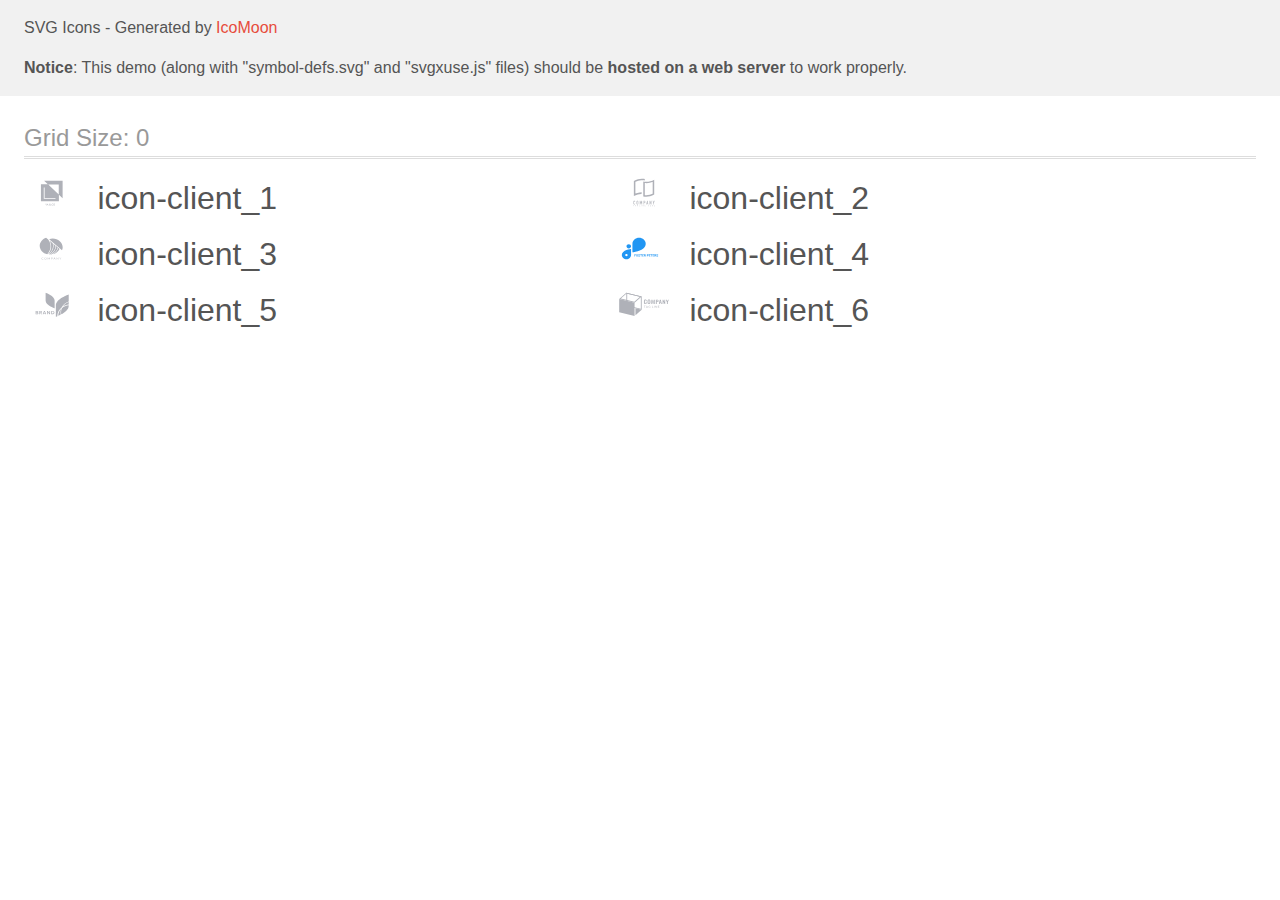
<file: images/icomoon/demo-external-svg.html>
<!doctype html>
<html>
<head>
    <title>IcoMoon - SVG Icons</title>
    <meta charset="utf-8">
    <meta name="viewport" content="width=device-width, initial-scale=1">
    <link rel="stylesheet" href="demo-files/demo.css">
    <link rel="stylesheet" href="style.css">
</head>
<body>
<header class="bgc1 clearfix">
<div class="mhl">
    <p>SVG Icons - Generated by <a href="https://icomoon.io/app">IcoMoon</a></p><p><strong>Notice</strong>: This demo (along with "symbol-defs.svg" and "svgxuse.js" files) should be <b>hosted on a web server</b> to work properly.</p>
</div>
</header>
    <div class="clearfix mhl ptl">
        <h1 class="mvm mtn fgc1">Grid Size: 0</h1>
        <div class="glyph fs1">
            <div class="clearfix pbs">
                <svg class="icon icon-client_1"><use xlink:href="symbol-defs.svg#icon-client_1"></use></svg><span class="name"> icon-client_1</span>
            </div>
        </div>
        <div class="glyph fs1">
            <div class="clearfix pbs">
                <svg class="icon icon-client_2"><use xlink:href="symbol-defs.svg#icon-client_2"></use></svg><span class="name"> icon-client_2</span>
            </div>
        </div>
        <div class="glyph fs1">
            <div class="clearfix pbs">
                <svg class="icon icon-client_3"><use xlink:href="symbol-defs.svg#icon-client_3"></use></svg><span class="name"> icon-client_3</span>
            </div>
        </div>
        <div class="glyph fs1">
            <div class="clearfix pbs">
                <svg class="icon icon-client_4"><use xlink:href="symbol-defs.svg#icon-client_4"></use></svg><span class="name"> icon-client_4</span>
            </div>
        </div>
        <div class="glyph fs1">
            <div class="clearfix pbs">
                <svg class="icon icon-client_5"><use xlink:href="symbol-defs.svg#icon-client_5"></use></svg><span class="name"> icon-client_5</span>
            </div>
        </div>
        <div class="glyph fs1">
            <div class="clearfix pbs">
                <svg class="icon icon-client_6"><use xlink:href="symbol-defs.svg#icon-client_6"></use></svg><span class="name"> icon-client_6</span>
            </div>
        </div>
  </div>
<script defer src="svgxuse.js"></script>
</body>
</html>
</file>
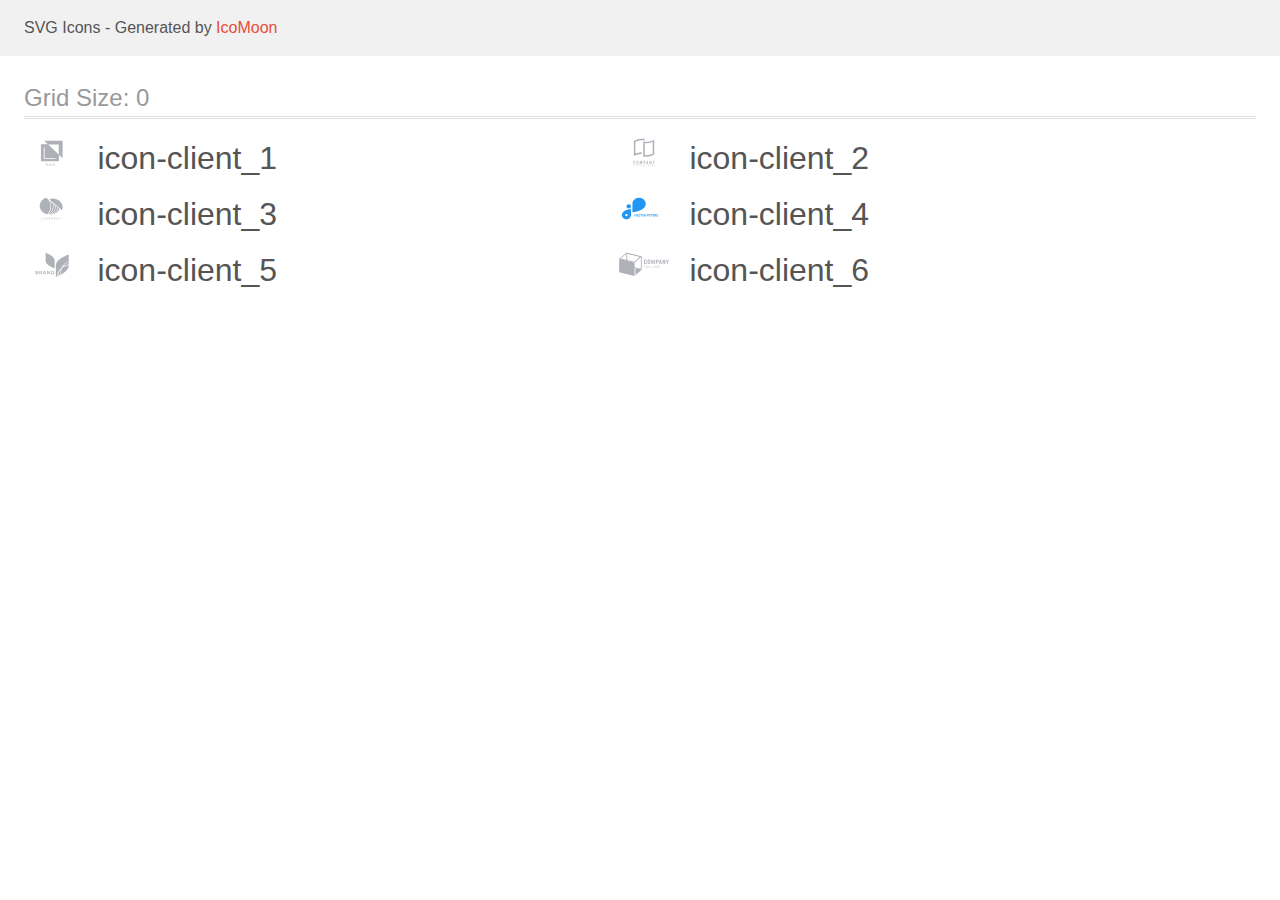
<file: images/icomoon/demo.html>
<!doctype html>
<html>
<head>
    <title>IcoMoon - SVG Icons</title>
    <meta charset="utf-8">
    <meta name="viewport" content="width=device-width, initial-scale=1">
    <link rel="stylesheet" href="demo-files/demo.css">
    <link rel="stylesheet" href="style.css">
</head>
<body>
<svg aria-hidden="true" style="position: absolute; width: 0; height: 0; overflow: hidden;" version="1.1" xmlns="http://www.w3.org/2000/svg" xmlns:xlink="http://www.w3.org/1999/xlink">
<defs>
<symbol id="icon-client_1" viewBox="0 0 57 32">
<path fill="#afb1b8" style="fill: var(--color1, #afb1b8)" d="M20.267 3.733l3.738 3.538-6.938-0.004v17.166h18.133v-6.564l3.733 3.534v-17.671h-18.667zM35.036 17.455l-10.597-10.032h10.597v10.032zM31.746 21.923h-11.81v-11.545h0.835v10.764h10.975v0.782zM22.725 26.72l-0.436 0.898-0.436-0.898h-0.366l0.637 1.198v0.698h0.331v-0.698l0.635-1.198h-0.365zM23.273 28.615l0.154-0.441h0.734l0.155 0.441h0.344l-0.717-1.896h-0.296l-0.716 1.896h0.342zM23.794 27.122l0.275 0.786h-0.549l0.275-0.786zM25.531 27.863c-0.048 0.073-0.072 0.153-0.072 0.241 0 0.16 0.056 0.29 0.168 0.389s0.263 0.148 0.451 0.148 0.349-0.051 0.484-0.152l0.107 0.126h0.367l-0.279-0.329c0.109-0.149 0.164-0.341 0.164-0.574h-0.275c0 0.128-0.026 0.243-0.079 0.348l-0.366-0.432 0.129-0.094c0.091-0.066 0.157-0.132 0.197-0.198s0.060-0.14 0.060-0.219c0-0.12-0.044-0.22-0.133-0.301s-0.201-0.122-0.339-0.122c-0.153 0-0.274 0.043-0.365 0.13s-0.135 0.203-0.135 0.352c0 0.061 0.014 0.124 0.043 0.189s0.081 0.144 0.155 0.237c-0.141 0.101-0.235 0.188-0.283 0.262zM26.386 28.282c-0.093 0.071-0.193 0.107-0.299 0.107-0.095 0-0.17-0.027-0.227-0.082s-0.085-0.126-0.085-0.214c0-0.102 0.052-0.192 0.156-0.271l0.040-0.029 0.414 0.488zM26.046 27.442c-0.089-0.11-0.134-0.202-0.134-0.275 0-0.063 0.018-0.116 0.055-0.158s0.085-0.063 0.147-0.063c0.057 0 0.105 0.018 0.142 0.053s0.056 0.077 0.056 0.126c0 0.075-0.027 0.136-0.081 0.184l-0.040 0.033-0.145 0.099zM29.132 28.472c0.13-0.114 0.205-0.272 0.224-0.474h-0.328c-0.017 0.135-0.059 0.232-0.124 0.29s-0.162 0.087-0.292 0.087c-0.142 0-0.249-0.054-0.323-0.161s-0.109-0.264-0.109-0.469v-0.168c0.002-0.202 0.041-0.355 0.117-0.46s0.188-0.158 0.331-0.158c0.123 0 0.217 0.030 0.28 0.091s0.104 0.158 0.12 0.294h0.328c-0.021-0.207-0.095-0.368-0.223-0.482s-0.296-0.171-0.505-0.171c-0.155 0-0.293 0.037-0.411 0.111s-0.209 0.179-0.272 0.315c-0.063 0.136-0.095 0.294-0.095 0.473v0.177c0.003 0.174 0.035 0.328 0.098 0.46s0.151 0.234 0.266 0.306c0.115 0.071 0.249 0.107 0.4 0.107 0.216 0 0.389-0.056 0.52-0.169zM31.068 28.206c0.064-0.141 0.096-0.304 0.096-0.49v-0.105c-0.001-0.185-0.034-0.347-0.099-0.486s-0.158-0.247-0.277-0.32c-0.119-0.075-0.256-0.112-0.41-0.112s-0.292 0.038-0.411 0.113c-0.119 0.075-0.211 0.183-0.277 0.324s-0.098 0.305-0.098 0.49v0.107c0.001 0.181 0.034 0.342 0.099 0.48s0.159 0.246 0.279 0.322c0.121 0.075 0.258 0.112 0.411 0.112 0.155 0 0.293-0.037 0.411-0.112s0.212-0.183 0.276-0.323zM30.716 27.135c0.080 0.112 0.12 0.273 0.12 0.483v0.099c0 0.214-0.040 0.376-0.119 0.487s-0.19 0.167-0.336 0.167c-0.144 0-0.257-0.057-0.339-0.171s-0.121-0.275-0.121-0.483v-0.109c0.002-0.204 0.043-0.362 0.122-0.473s0.192-0.168 0.335-0.168c0.146 0 0.258 0.056 0.337 0.168z"></path>
</symbol>
<symbol id="icon-client_2" viewBox="0 0 57 32">
<path fill="#afb1b8" style="fill: var(--color1, #afb1b8)" d="M26.727 3.165h-0.073c-0.112-0.007-0.224-0.010-0.336-0.012v0h-0.243c-0.212 0-0.428 0.005-0.642 0.016-0.016-0.001-0.032-0.001-0.049 0-1.944 0.11-3.848 0.596-5.609 1.431l-0.231 0.111v11.809l0.54-0.183c0.474-0.163 0.978-0.309 1.5-0.445 1.411-0.362 2.861-0.555 4.317-0.574v1.551c-0.193 0.001-0.38 0.007-0.568 0.016h-0.045c-1.121 0.061-2.233 0.232-3.322 0.51-1.378 0.345-2.708 0.863-3.957 1.542v-15.145c1.298-0.757 2.695-1.325 4.151-1.688 1.278-0.33 2.593-0.5 3.913-0.504h0.228c0.273 0.007 0.538 0.019 0.788 0.038 0.658 0.046 1.31 0.15 1.95 0.311v1.527c-0.621-0.145-1.253-0.24-1.889-0.285-0.013-0.001-0.026-0.002-0.039-0.003-0.132-0.011-0.263-0.022-0.386-0.022zM29.415 4.726c0.339 0.026 0.689 0.038 1.044 0.038 1.388-0.005 2.769-0.182 4.114-0.528 1.378-0.346 2.706-0.865 3.956-1.543v14.875c-1.298 0.756-2.696 1.325-4.153 1.688-1.279 0.329-2.593 0.498-3.913 0.503-1 0.008-1.997-0.11-2.968-0.35v-14.971c0.229 0.053 0.465 0.102 0.706 0.142 0.394 0.066 0.81 0.115 1.214 0.145zM36.985 4.841l-0.54 0.182c-0.497 0.167-0.997 0.316-1.5 0.449-1.465 0.377-2.971 0.57-4.483 0.575-0.352 0-0.676-0.010-0.989-0.030l-0.43-0.028v12.148l0.37 0.033c0.343 0.030 0.696 0.045 1.052 0.045 1.191-0.005 2.377-0.159 3.531-0.457 0.95-0.238 1.874-0.57 2.759-0.991l0.231-0.111v-11.813z"></path>
<path fill="#afb1b8" style="fill: var(--color1, #afb1b8)" d="M19.060 24.113c-0.078-0.080-0.171-0.144-0.274-0.186s-0.214-0.061-0.326-0.057c-0.119-0.002-0.237 0.021-0.347 0.065-0.101 0.040-0.193 0.101-0.27 0.178s-0.135 0.17-0.174 0.271c-0.042 0.107-0.063 0.22-0.062 0.335v2.023c-0.005 0.143 0.022 0.284 0.080 0.415 0.048 0.104 0.117 0.196 0.202 0.271 0.081 0.068 0.176 0.117 0.278 0.144 0.098 0.028 0.2 0.042 0.302 0.042 0.113 0.001 0.224-0.023 0.326-0.070 0.101-0.044 0.193-0.108 0.27-0.187 0.075-0.079 0.135-0.171 0.177-0.271 0.043-0.102 0.065-0.212 0.065-0.323v-0.226h-0.529v0.18c0.002 0.062-0.009 0.123-0.031 0.18-0.017 0.043-0.043 0.082-0.077 0.114-0.033 0.026-0.070 0.046-0.111 0.058-0.036 0.012-0.073 0.018-0.111 0.019-0.047 0.006-0.095-0.002-0.139-0.021s-0.081-0.049-0.11-0.088c-0.050-0.081-0.074-0.176-0.070-0.271v-1.887c-0.003-0.105 0.019-0.208 0.065-0.302 0.027-0.043 0.066-0.077 0.112-0.098s0.097-0.030 0.147-0.024c0.046-0.002 0.091 0.008 0.132 0.028s0.077 0.049 0.104 0.086c0.059 0.078 0.090 0.173 0.088 0.271v0.175h0.524v-0.206c0.001-0.121-0.021-0.241-0.065-0.354-0.039-0.106-0.099-0.203-0.177-0.285z"></path>
<path fill="#afb1b8" style="fill: var(--color1, #afb1b8)" d="M22.202 24.090c-0.169-0.142-0.381-0.221-0.602-0.222-0.108 0-0.215 0.020-0.316 0.057-0.103 0.037-0.198 0.093-0.279 0.165-0.088 0.079-0.158 0.175-0.205 0.283-0.053 0.124-0.079 0.257-0.077 0.392v1.941c-0.004 0.137 0.023 0.272 0.077 0.397 0.048 0.104 0.118 0.197 0.205 0.271 0.081 0.075 0.176 0.133 0.279 0.171 0.101 0.037 0.208 0.056 0.316 0.057s0.215-0.020 0.316-0.057c0.105-0.038 0.202-0.096 0.286-0.171 0.084-0.076 0.152-0.168 0.2-0.271 0.054-0.125 0.081-0.261 0.077-0.397v-1.941c0.003-0.135-0.024-0.268-0.077-0.392-0.047-0.107-0.115-0.203-0.2-0.283zM21.955 26.706c0.004 0.052-0.003 0.104-0.021 0.152s-0.047 0.092-0.084 0.128c-0.070 0.059-0.158 0.091-0.249 0.091s-0.179-0.032-0.249-0.091c-0.037-0.036-0.066-0.080-0.084-0.128s-0.025-0.101-0.021-0.152v-1.941c-0.004-0.052 0.003-0.104 0.021-0.152s0.047-0.092 0.084-0.128c0.070-0.059 0.158-0.091 0.249-0.091s0.179 0.032 0.249 0.091c0.037 0.036 0.066 0.080 0.084 0.128s0.025 0.101 0.021 0.152v1.941z"></path>
<path fill="#afb1b8" style="fill: var(--color1, #afb1b8)" d="M26.329 27.573v-3.674h-0.509l-0.668 1.945h-0.009l-0.673-1.945h-0.503v3.674h0.525v-2.235h0.009l0.514 1.58h0.262l0.518-1.58h0.009v2.235h0.525z"></path>
<path fill="#afb1b8" style="fill: var(--color1, #afb1b8)" d="M29.311 24.157c-0.081-0.091-0.183-0.16-0.297-0.201-0.123-0.040-0.251-0.059-0.38-0.057h-0.78v3.674h0.523v-1.435h0.27c0.163 0.007 0.326-0.027 0.472-0.1 0.119-0.066 0.218-0.163 0.287-0.281 0.061-0.098 0.101-0.206 0.12-0.32 0.021-0.138 0.030-0.278 0.028-0.418 0.005-0.176-0.012-0.353-0.051-0.525-0.035-0.127-0.101-0.243-0.193-0.338zM29.041 25.277c-0.002 0.067-0.019 0.132-0.049 0.191-0.030 0.056-0.077 0.102-0.135 0.129-0.078 0.035-0.162 0.050-0.247 0.046h-0.239v-1.249h0.27c0.081-0.004 0.162 0.012 0.236 0.046 0.054 0.031 0.097 0.079 0.123 0.136 0.029 0.065 0.044 0.134 0.046 0.205 0 0.077 0 0.159 0 0.244s0.005 0.174 0 0.252h-0.005z"></path>
<path fill="#afb1b8" style="fill: var(--color1, #afb1b8)" d="M31.791 23.899h-0.429l-0.809 3.674h0.523l0.154-0.789h0.714l0.154 0.789h0.524l-0.83-3.674zM31.308 26.283l0.258-1.332h0.009l0.256 1.332h-0.524z"></path>
<path fill="#afb1b8" style="fill: var(--color1, #afb1b8)" d="M35.173 26.112h-0.009l-0.791-2.213h-0.503v3.674h0.523v-2.209h0.011l0.8 2.209h0.492v-3.674h-0.523v2.213z"></path>
<path fill="#afb1b8" style="fill: var(--color1, #afb1b8)" d="M38.372 23.899l-0.421 1.461h-0.011l-0.421-1.461h-0.554l0.719 2.121v1.553h0.524v-1.553l0.719-2.121h-0.554z"></path>
<path fill="#afb1b8" style="fill: var(--color1, #afb1b8)" d="M17.6 28.61h0.252v0.708h0.171v-0.708h0.251v-0.145h-0.675v0.145z"></path>
<path fill="#afb1b8" style="fill: var(--color1, #afb1b8)" d="M19.721 28.465l-0.331 0.853h0.182l0.070-0.194h0.34l0.073 0.194h0.186l-0.339-0.853h-0.182zM19.694 28.981l0.116-0.316 0.116 0.316h-0.232z"></path>
<path fill="#afb1b8" style="fill: var(--color1, #afb1b8)" d="M21.818 29.004h0.197v0.11c-0.058 0.046-0.129 0.071-0.202 0.072-0.034 0.002-0.069-0.004-0.1-0.019s-0.059-0.036-0.081-0.063c-0.045-0.065-0.068-0.143-0.063-0.222 0-0.19 0.082-0.285 0.246-0.285 0.043-0.004 0.086 0.007 0.121 0.032s0.061 0.062 0.072 0.104l0.169-0.033c-0.036-0.167-0.156-0.251-0.362-0.251-0.11-0.003-0.216 0.036-0.298 0.11-0.043 0.042-0.076 0.094-0.097 0.15s-0.030 0.117-0.025 0.178c-0.005 0.117 0.034 0.231 0.109 0.32 0.042 0.043 0.092 0.077 0.148 0.098s0.116 0.031 0.176 0.027c0.134 0.004 0.263-0.045 0.362-0.136v-0.336h-0.37v0.144z"></path>
<path fill="#afb1b8" style="fill: var(--color1, #afb1b8)" d="M23.959 28.465h-0.173v0.853h0.598v-0.145h-0.425v-0.708z"></path>
<path fill="#afb1b8" style="fill: var(--color1, #afb1b8)" d="M25.769 28.465h-0.173v0.853h0.173v-0.853z"></path>
<path fill="#afb1b8" style="fill: var(--color1, #afb1b8)" d="M27.539 29.035l-0.349-0.57h-0.167v0.853h0.161v-0.557l0.343 0.557h0.171v-0.853h-0.158v0.57z"></path>
<path fill="#afb1b8" style="fill: var(--color1, #afb1b8)" d="M29.14 28.943h0.425v-0.145h-0.425v-0.187h0.457v-0.145h-0.63v0.853h0.648v-0.145h-0.475v-0.231z"></path>
<path fill="#afb1b8" style="fill: var(--color1, #afb1b8)" d="M33.020 28.802h-0.336v-0.336h-0.171v0.853h0.171v-0.373h0.336v0.373h0.171v-0.853h-0.171v0.336z"></path>
<path fill="#afb1b8" style="fill: var(--color1, #afb1b8)" d="M34.629 28.943h0.426v-0.145h-0.426v-0.187h0.459v-0.145h-0.63v0.853h0.646v-0.145h-0.475v-0.231z"></path>
<path fill="#afb1b8" style="fill: var(--color1, #afb1b8)" d="M36.812 28.943c0.148-0.023 0.224-0.102 0.224-0.237 0.004-0.036-0.001-0.073-0.016-0.106s-0.038-0.062-0.068-0.083c-0.077-0.039-0.163-0.056-0.25-0.050h-0.362v0.853h0.171v-0.357h0.034c0.037-0.002 0.073 0.004 0.107 0.019 0.025 0.015 0.046 0.037 0.061 0.062l0.186 0.271h0.205l-0.104-0.167c-0.046-0.082-0.111-0.153-0.189-0.205zM36.64 28.825h-0.127v-0.214h0.135c0.059-0.005 0.118 0.002 0.174 0.020 0.012 0.011 0.022 0.025 0.029 0.040s0.009 0.032 0.009 0.049c-0.001 0.017-0.005 0.033-0.013 0.048s-0.019 0.027-0.032 0.037c-0.056 0.017-0.115 0.024-0.174 0.020z"></path>
<path fill="#afb1b8" style="fill: var(--color1, #afb1b8)" d="M38.458 28.943h0.425v-0.145h-0.425v-0.187h0.459v-0.145h-0.631v0.853h0.648v-0.145h-0.475v-0.231z"></path>
</symbol>
<symbol id="icon-client_3" viewBox="0 0 57 32">
<path fill="#afb1b8" style="fill: var(--color1, #afb1b8)" d="M19.417 26.187c0.008 0 0.017 0.002 0.025 0.005s0.015 0.007 0.020 0.013l0.116 0.111c-0.090 0.090-0.202 0.162-0.327 0.211-0.147 0.053-0.305 0.079-0.464 0.076-0.149 0.003-0.298-0.021-0.436-0.071-0.125-0.045-0.237-0.113-0.329-0.2-0.094-0.089-0.166-0.194-0.212-0.308-0.051-0.127-0.076-0.261-0.074-0.396-0.002-0.135 0.025-0.27 0.080-0.397 0.051-0.115 0.127-0.22 0.225-0.308 0.099-0.087 0.218-0.155 0.349-0.201 0.143-0.048 0.296-0.072 0.449-0.071 0.143-0.003 0.285 0.019 0.417 0.064 0.115 0.043 0.221 0.104 0.313 0.178l-0.097 0.119c-0.007 0.008-0.015 0.016-0.025 0.021-0.011 0.007-0.025 0.010-0.039 0.009-0.015-0.001-0.030-0.005-0.042-0.013l-0.052-0.032-0.073-0.040c-0.031-0.015-0.064-0.028-0.097-0.039-0.043-0.013-0.087-0.024-0.132-0.032-0.057-0.009-0.115-0.013-0.173-0.013-0.111-0.001-0.22 0.017-0.323 0.053-0.096 0.034-0.182 0.084-0.253 0.149-0.073 0.069-0.128 0.15-0.164 0.238-0.041 0.101-0.061 0.207-0.060 0.313-0.002 0.108 0.018 0.216 0.060 0.318 0.035 0.087 0.090 0.167 0.161 0.236 0.067 0.064 0.149 0.114 0.241 0.147 0.095 0.034 0.197 0.051 0.3 0.050 0.059 0.001 0.119-0.003 0.177-0.010 0.096-0.010 0.188-0.039 0.269-0.085 0.041-0.023 0.079-0.049 0.115-0.078 0.015-0.012 0.035-0.020 0.055-0.020z"></path>
<path fill="#afb1b8" style="fill: var(--color1, #afb1b8)" d="M22.776 25.629c0.002 0.134-0.025 0.267-0.078 0.393-0.047 0.114-0.122 0.218-0.219 0.305s-0.214 0.155-0.344 0.2c-0.285 0.094-0.599 0.094-0.884 0-0.129-0.046-0.245-0.114-0.342-0.201-0.097-0.089-0.172-0.194-0.221-0.308-0.105-0.255-0.105-0.533 0-0.787 0.050-0.115 0.125-0.22 0.221-0.31 0.097-0.084 0.214-0.15 0.342-0.193 0.284-0.096 0.6-0.096 0.884 0 0.129 0.046 0.246 0.114 0.343 0.201 0.096 0.088 0.17 0.191 0.22 0.304 0.054 0.127 0.080 0.261 0.078 0.395zM22.47 25.629c0.002-0.107-0.016-0.214-0.055-0.316-0.033-0.087-0.086-0.168-0.156-0.236-0.068-0.065-0.152-0.116-0.246-0.149-0.207-0.069-0.436-0.069-0.643 0-0.094 0.033-0.178 0.084-0.246 0.149-0.071 0.068-0.125 0.149-0.157 0.236-0.074 0.206-0.074 0.426 0 0.632 0.033 0.087 0.086 0.168 0.157 0.236 0.068 0.065 0.152 0.115 0.246 0.148 0.207 0.067 0.435 0.067 0.643 0 0.094-0.033 0.177-0.083 0.246-0.148 0.070-0.069 0.123-0.149 0.156-0.236 0.039-0.102 0.058-0.209 0.055-0.316z"></path>
<path fill="#afb1b8" style="fill: var(--color1, #afb1b8)" d="M25.067 25.96l0.031 0.071c0.012-0.025 0.022-0.048 0.033-0.071 0.011-0.024 0.024-0.047 0.038-0.070l0.743-1.174c0.015-0.020 0.028-0.033 0.042-0.037 0.020-0.005 0.040-0.007 0.061-0.006h0.22v1.909h-0.26v-1.404c0-0.018 0-0.038 0-0.059-0.001-0.022-0.001-0.044 0-0.066l-0.747 1.19c-0.009 0.018-0.025 0.033-0.044 0.043s-0.041 0.016-0.064 0.016h-0.042c-0.023 0-0.045-0.005-0.064-0.016s-0.034-0.026-0.044-0.044l-0.769-1.198c0 0.023 0 0.046 0 0.068s0 0.043 0 0.061v1.404h-0.252v-1.905h0.22c0.021-0.001 0.041 0.001 0.061 0.006 0.018 0.008 0.032 0.021 0.041 0.037l0.759 1.175c0.015 0.022 0.028 0.045 0.038 0.068z"></path>
<path fill="#afb1b8" style="fill: var(--color1, #afb1b8)" d="M27.864 25.865v0.715h-0.291v-1.906h0.649c0.122-0.002 0.244 0.012 0.362 0.042 0.094 0.023 0.181 0.064 0.256 0.119 0.065 0.052 0.114 0.116 0.145 0.187 0.034 0.078 0.051 0.161 0.049 0.244 0.001 0.084-0.017 0.167-0.054 0.244-0.035 0.073-0.089 0.138-0.157 0.191-0.075 0.057-0.162 0.1-0.257 0.126-0.113 0.031-0.232 0.046-0.35 0.044l-0.352-0.005zM27.864 25.66h0.352c0.076 0.001 0.153-0.009 0.225-0.029 0.060-0.018 0.115-0.046 0.163-0.082 0.044-0.035 0.078-0.078 0.099-0.126 0.024-0.051 0.036-0.105 0.035-0.16 0.003-0.053-0.007-0.106-0.029-0.155s-0.057-0.094-0.102-0.13c-0.111-0.075-0.251-0.112-0.391-0.102h-0.352v0.786z"></path>
<path fill="#afb1b8" style="fill: var(--color1, #afb1b8)" d="M31.772 26.583h-0.23c-0.023 0.001-0.046-0.006-0.064-0.018-0.016-0.012-0.029-0.027-0.038-0.044l-0.198-0.461h-0.993l-0.205 0.461c-0.008 0.017-0.020 0.032-0.036 0.043-0.018 0.013-0.042 0.020-0.065 0.019h-0.23l0.872-1.909h0.302l0.884 1.909zM30.333 25.874h0.82l-0.346-0.777c-0.026-0.058-0.048-0.118-0.065-0.179l-0.033 0.1c-0.010 0.030-0.022 0.058-0.032 0.081l-0.343 0.776z"></path>
<path fill="#afb1b8" style="fill: var(--color1, #afb1b8)" d="M33.029 24.682c0.017 0.008 0.032 0.020 0.044 0.034l1.272 1.439c0-0.023 0-0.046 0-0.067s0-0.043 0-0.063v-1.352h0.26v1.909h-0.145c-0.021 0.001-0.041-0.003-0.060-0.011-0.018-0.009-0.034-0.021-0.047-0.035l-1.271-1.438c0.001 0.022 0.001 0.044 0 0.066 0 0.021 0 0.040 0 0.058v1.361h-0.26v-1.909h0.154c0.018-0 0.036 0.003 0.052 0.009z"></path>
<path fill="#afb1b8" style="fill: var(--color1, #afb1b8)" d="M36.748 25.823v0.758h-0.291v-0.758l-0.804-1.15h0.26c0.022-0.001 0.045 0.005 0.063 0.016 0.016 0.012 0.029 0.027 0.039 0.043l0.503 0.742c0.020 0.032 0.038 0.061 0.052 0.088s0.026 0.054 0.036 0.081l0.038-0.082c0.014-0.030 0.031-0.059 0.049-0.087l0.496-0.747c0.010-0.015 0.023-0.028 0.038-0.040 0.017-0.013 0.040-0.020 0.063-0.019h0.263l-0.806 1.155z"></path>
<path fill="#afb1b8" style="fill: var(--color1, #afb1b8)" d="M24.923 21.47c0.127 0.014 0.255 0.025 0.384 0.035 1.962-0.763 3.622-2.011 4.772-3.588s1.74-3.415 1.695-5.282l-2.162-1.879c0.44 1.988 0.234 4.043-0.594 5.935s-2.246 3.547-4.094 4.779z"></path>
<path fill="#afb1b8" style="fill: var(--color1, #afb1b8)" d="M24.151 21.383l0.058 0.010c1.975-1.228 3.481-2.942 4.323-4.921s0.981-4.133 0.399-6.181l-3.080-2.676c1.246 2.2 1.747 4.661 1.446 7.098s-1.393 4.75-3.147 6.67z"></path>
<path fill="#afb1b8" style="fill: var(--color1, #afb1b8)" d="M34.596 14.841c-0.523 2.052-1.794 3.902-3.624 5.276-0.534 0.404-1.111 0.763-1.722 1.074 1.49-0.38 2.859-1.053 4.003-1.966s2.030-2.042 2.592-3.3l-1.249-1.084z"></path>
<path fill="#afb1b8" style="fill: var(--color1, #afb1b8)" d="M34.106 14.539l-1.778-1.545c-0.034 1.762-0.61 3.483-1.669 4.986s-2.562 2.731-4.352 3.559h0.009c0.399-0 0.798-0.021 1.194-0.062 1.673-0.593 3.151-1.537 4.303-2.748s1.94-2.65 2.295-4.189z"></path>
<path fill="#afb1b8" style="fill: var(--color1, #afb1b8)" d="M24.409 6.486l-2.122-1.846c-1.897 0.637-3.528 1.756-4.68 3.212s-1.772 3.179-1.778 4.946v0c0.007 1.952 0.763 3.846 2.149 5.383s3.322 2.628 5.501 3.101c1.946-2.060 3.085-4.605 3.252-7.266s-0.647-5.299-2.323-7.53z"></path>
<path fill="#afb1b8" style="fill: var(--color1, #afb1b8)" d="M39.008 14.255c-0.008-2.316-1.070-4.535-2.955-6.173s-4.439-2.561-7.105-2.567c-1.232-0.001-2.453 0.196-3.602 0.582l12.99 11.286c0.445-0.998 0.673-2.058 0.672-3.128z"></path>
</symbol>
<symbol id="icon-client_4" viewBox="0 0 57 32">
<path fill="#2196f3" style="fill: var(--color2, #2196f3)" d="M12.878 11.255h-0.002c-1.279 0-2.316 0.921-2.316 2.058v0.001c0 1.137 1.037 2.058 2.316 2.058h0.002c1.279 0 2.316-0.921 2.316-2.058v-0.001c0-1.137-1.037-2.058-2.316-2.058z"></path>
<path fill="#2196f3" style="fill: var(--color2, #2196f3)" d="M29.971 10.597c-0.004-1.579-0.711-3.092-1.967-4.208s-2.958-1.745-4.735-1.749v0c-1.777 0.003-3.48 0.631-4.737 1.748s-1.964 2.63-1.968 4.209v8.706c0 0 13.405-1.327 13.406-8.704v-0.001z"></path>
<path fill="#2196f3" style="fill: var(--color2, #2196f3)" d="M5.867 22.16c0.003 1.098 0.496 2.151 1.369 2.928s2.058 1.215 3.294 1.218c1.236-0.003 2.42-0.441 3.294-1.218s1.366-1.829 1.37-2.927v-6.057c0 0-9.327 0.924-9.327 6.056zM10.53 23.245c-0.242 0-0.478-0.064-0.678-0.183s-0.357-0.289-0.45-0.487c-0.092-0.198-0.117-0.417-0.069-0.627s0.163-0.404 0.334-0.556c0.171-0.152 0.388-0.255 0.625-0.297s0.482-0.020 0.706 0.062c0.223 0.082 0.414 0.221 0.548 0.4s0.206 0.388 0.206 0.603c0.001 0.143-0.031 0.284-0.092 0.417s-0.151 0.252-0.264 0.353c-0.114 0.101-0.248 0.182-0.397 0.236s-0.308 0.083-0.468 0.083v-0.004z"></path>
<path fill="#2196f3" style="fill: var(--color2, #2196f3)" d="M19.956 22.647h-0.9v0.93h-0.469v-2.275h1.481v0.38h-1.013v0.588h0.9v0.378zM22.209 22.491c0 0.224-0.040 0.42-0.119 0.589s-0.193 0.299-0.341 0.391c-0.147 0.092-0.316 0.137-0.506 0.137-0.189 0-0.357-0.045-0.505-0.136s-0.262-0.22-0.344-0.387c-0.081-0.169-0.122-0.363-0.123-0.581v-0.112c0-0.224 0.040-0.421 0.12-0.591 0.081-0.171 0.195-0.302 0.342-0.392 0.148-0.092 0.317-0.137 0.506-0.137s0.358 0.046 0.505 0.137c0.148 0.091 0.262 0.221 0.342 0.392 0.081 0.17 0.122 0.366 0.122 0.589v0.102zM21.734 22.388c0-0.238-0.043-0.42-0.128-0.544s-0.207-0.186-0.366-0.186c-0.157 0-0.279 0.061-0.364 0.184-0.085 0.122-0.129 0.301-0.13 0.538v0.111c0 0.232 0.043 0.412 0.128 0.541s0.208 0.192 0.369 0.192c0.157 0 0.278-0.061 0.363-0.184 0.084-0.124 0.127-0.304 0.128-0.541v-0.111zM23.73 22.98c0-0.089-0.031-0.156-0.094-0.203-0.062-0.048-0.175-0.098-0.337-0.15-0.163-0.053-0.291-0.105-0.386-0.156-0.258-0.14-0.388-0.328-0.388-0.564 0-0.123 0.034-0.232 0.103-0.328 0.070-0.097 0.169-0.172 0.298-0.227 0.13-0.054 0.276-0.081 0.438-0.081 0.163 0 0.307 0.030 0.434 0.089 0.127 0.058 0.226 0.141 0.295 0.248 0.071 0.107 0.106 0.229 0.106 0.366h-0.469c0-0.104-0.033-0.185-0.098-0.242s-0.158-0.087-0.277-0.087c-0.115 0-0.204 0.024-0.267 0.073-0.064 0.048-0.095 0.111-0.095 0.191 0 0.074 0.037 0.136 0.111 0.186 0.075 0.050 0.185 0.097 0.33 0.141 0.267 0.080 0.461 0.18 0.583 0.298s0.183 0.267 0.183 0.444c0 0.197-0.075 0.352-0.223 0.464-0.149 0.111-0.349 0.167-0.602 0.167-0.175 0-0.334-0.032-0.478-0.095-0.144-0.065-0.254-0.153-0.33-0.264-0.075-0.111-0.112-0.241-0.112-0.388h0.47c0 0.251 0.15 0.377 0.45 0.377 0.111 0 0.198-0.022 0.261-0.067 0.063-0.046 0.094-0.109 0.094-0.191zM26.231 21.682h-0.697v1.895h-0.469v-1.895h-0.688v-0.38h1.853v0.38zM27.869 22.591h-0.9v0.609h1.056v0.377h-1.525v-2.275h1.522v0.38h-1.053v0.542h0.9v0.367zM29.142 22.744h-0.373v0.833h-0.469v-2.275h0.845c0.269 0 0.476 0.060 0.622 0.18s0.219 0.289 0.219 0.508c0 0.155-0.034 0.285-0.102 0.389-0.067 0.103-0.168 0.185-0.305 0.247l0.492 0.93v0.022h-0.503l-0.427-0.833zM28.769 22.365h0.378c0.118 0 0.209-0.030 0.273-0.089 0.065-0.060 0.097-0.143 0.097-0.248 0-0.107-0.031-0.192-0.092-0.253-0.060-0.061-0.154-0.092-0.28-0.092h-0.377v0.683zM31.609 22.775v0.802h-0.469v-2.275h0.888c0.171 0 0.321 0.031 0.45 0.094 0.13 0.063 0.23 0.152 0.3 0.267s0.105 0.245 0.105 0.392c0 0.223-0.077 0.399-0.23 0.528-0.152 0.128-0.363 0.192-0.633 0.192h-0.411zM31.609 22.396h0.419c0.124 0 0.218-0.029 0.283-0.088 0.066-0.058 0.098-0.142 0.098-0.25 0-0.111-0.033-0.202-0.098-0.27s-0.156-0.104-0.272-0.106h-0.43v0.714zM34.575 22.591h-0.9v0.609h1.056v0.377h-1.525v-2.275h1.522v0.38h-1.053v0.542h0.9v0.367zM36.75 21.682h-0.697v1.895h-0.469v-1.895h-0.688v-0.38h1.853v0.38zM38.387 22.591h-0.9v0.609h1.056v0.377h-1.525v-2.275h1.522v0.38h-1.053v0.542h0.9v0.367zM39.661 22.744h-0.373v0.833h-0.469v-2.275h0.845c0.269 0 0.476 0.060 0.622 0.18s0.219 0.289 0.219 0.508c0 0.155-0.034 0.285-0.102 0.389-0.067 0.103-0.168 0.185-0.305 0.247l0.492 0.93v0.022h-0.503l-0.427-0.833zM39.287 22.365h0.378c0.118 0 0.209-0.030 0.273-0.089 0.065-0.060 0.097-0.143 0.097-0.248 0-0.107-0.031-0.192-0.092-0.253-0.060-0.061-0.154-0.092-0.28-0.092h-0.377v0.683zM42.042 22.98c0-0.089-0.031-0.156-0.094-0.203-0.063-0.048-0.175-0.098-0.337-0.15-0.163-0.053-0.291-0.105-0.386-0.156-0.258-0.14-0.387-0.328-0.387-0.564 0-0.123 0.034-0.232 0.103-0.328 0.070-0.097 0.169-0.172 0.298-0.227s0.276-0.081 0.438-0.081c0.163 0 0.307 0.030 0.434 0.089 0.127 0.058 0.225 0.141 0.295 0.248s0.106 0.229 0.106 0.366h-0.469c0-0.104-0.033-0.185-0.098-0.242s-0.158-0.087-0.277-0.087c-0.115 0-0.204 0.024-0.267 0.073-0.064 0.048-0.095 0.111-0.095 0.191 0 0.074 0.037 0.136 0.111 0.186 0.075 0.050 0.185 0.097 0.33 0.141 0.267 0.080 0.461 0.18 0.583 0.298s0.183 0.267 0.183 0.444c0 0.197-0.075 0.352-0.223 0.464-0.149 0.111-0.349 0.167-0.602 0.167-0.175 0-0.334-0.032-0.478-0.095-0.144-0.065-0.254-0.153-0.33-0.264s-0.113-0.241-0.113-0.388h0.47c0 0.251 0.15 0.377 0.45 0.377 0.111 0 0.198-0.022 0.261-0.067 0.063-0.046 0.094-0.109 0.094-0.191z"></path>
</symbol>
<symbol id="icon-client_5" viewBox="0 0 57 32">
<path fill="#afb1b8" style="fill: var(--color1, #afb1b8)" d="M14.27 23.859c0.13 0.147 0.199 0.332 0.196 0.521 0.007 0.123-0.017 0.247-0.070 0.361s-0.132 0.216-0.233 0.297c-0.252 0.175-0.565 0.26-0.881 0.24h-1.549v-3.302h1.517c0.299-0.018 0.596 0.059 0.84 0.219 0.098 0.075 0.176 0.17 0.227 0.277s0.074 0.224 0.068 0.341c0.009 0.182-0.054 0.361-0.176 0.505-0.118 0.131-0.28 0.222-0.462 0.258 0.205 0.034 0.391 0.134 0.523 0.282zM12.454 23.36h0.648c0.147 0.010 0.294-0.029 0.412-0.11 0.049-0.040 0.087-0.090 0.111-0.146s0.034-0.116 0.028-0.176c0.005-0.060-0.005-0.12-0.029-0.175s-0.061-0.106-0.108-0.147c-0.122-0.083-0.273-0.123-0.425-0.111h-0.638v0.866zM13.578 24.627c0.052-0.041 0.093-0.093 0.12-0.151s0.038-0.121 0.034-0.184c0.004-0.064-0.008-0.127-0.035-0.186s-0.069-0.111-0.121-0.153c-0.127-0.086-0.283-0.128-0.44-0.119h-0.68v0.908h0.689c0.155 0.008 0.309-0.032 0.435-0.114z"></path>
<path fill="#afb1b8" style="fill: var(--color1, #afb1b8)" d="M17.371 25.278l-0.844-1.291h-0.317v1.291h-0.726v-3.302h1.374c0.346-0.022 0.689 0.078 0.957 0.281 0.192 0.179 0.308 0.415 0.327 0.666s-0.061 0.499-0.224 0.7c-0.17 0.178-0.401 0.296-0.655 0.336l0.898 1.32h-0.789zM16.21 23.538h0.594c0.412 0 0.618-0.167 0.618-0.5 0.004-0.068-0.007-0.136-0.033-0.2s-0.066-0.122-0.118-0.171c-0.13-0.099-0.298-0.147-0.467-0.134h-0.601l0.007 1.005z"></path>
<path fill="#afb1b8" style="fill: var(--color1, #afb1b8)" d="M21.339 24.614h-1.446l-0.255 0.665h-0.761l1.328-3.265h0.823l1.323 3.265h-0.761l-0.25-0.665zM21.145 24.114l-0.529-1.394-0.529 1.394h1.057z"></path>
<path fill="#afb1b8" style="fill: var(--color1, #afb1b8)" d="M26.305 25.278h-0.721l-1.616-2.245v2.245h-0.719v-3.302h0.719l1.616 2.258v-2.258h0.721v3.302z"></path>
<path fill="#afb1b8" style="fill: var(--color1, #afb1b8)" d="M30.417 24.488c-0.149 0.249-0.376 0.452-0.652 0.582-0.314 0.145-0.662 0.217-1.013 0.208h-1.283v-3.302h1.283c0.351-0.008 0.698 0.061 1.013 0.203 0.276 0.127 0.503 0.328 0.652 0.576 0.148 0.269 0.226 0.565 0.226 0.866s-0.077 0.598-0.226 0.866zM29.593 24.409c0.206-0.219 0.319-0.499 0.319-0.788s-0.113-0.569-0.319-0.788c-0.249-0.199-0.573-0.3-0.902-0.281h-0.5v2.137h0.5c0.329 0.019 0.654-0.082 0.902-0.281z"></path>
<path fill="#afb1b8" style="fill: var(--color1, #afb1b8)" d="M21.79 3.609c0 0 9.301 3.215 9.103 7.867v7.869c0 0-9.294-3.217-9.1-7.869l-0.004-7.867z"></path>
<path fill="#afb1b8" style="fill: var(--color1, #afb1b8)" d="M39.179 17.503c1.757-1.107 3.788-1.792 5.909-1.994v-2.463c-2.444 0.862-4.517 2.426-5.909 4.457z"></path>
<path fill="#afb1b8" style="fill: var(--color1, #afb1b8)" d="M38.124 18.245c1.438-2.651 3.93-4.696 6.964-5.715v-7.098c0 0-13.245 4.58-12.965 11.205v11.203c0 0 0.59-0.205 1.519-0.589 0-0.358 0-0.719 0.042-1.082 0.274-3.076 1.871-5.926 4.44-7.924z"></path>
<path fill="#afb1b8" style="fill: var(--color1, #afb1b8)" d="M36.864 22.407c0.070-0.777 0.225-1.546 0.463-2.294-1.599 1.725-2.568 3.866-2.77 6.122-0.019 0.213-0.030 0.426-0.035 0.645 0.752-0.331 1.628-0.744 2.548-1.229-0.235-1.067-0.304-2.159-0.206-3.244z"></path>
<path fill="#afb1b8" style="fill: var(--color1, #afb1b8)" d="M37.391 22.447c-0.088 0.982-0.033 1.969 0.164 2.938 3.619-1.983 7.685-5.046 7.528-8.748v-0.323c-2.585 0.265-5.004 1.3-6.885 2.946-0.44 1.020-0.712 2.094-0.807 3.188z"></path>
</symbol>
<symbol id="icon-client_6" viewBox="0 0 57 32">
<path fill="#afb1b8" style="fill: var(--color1, #afb1b8)" d="M28.493 14.618c-0.236-0.315-0.349-0.686-0.323-1.061v-1.538c0-0.471 0.107-0.83 0.321-1.075s0.581-0.367 1.102-0.366c0.489 0 0.836 0.104 1.042 0.313 0.224 0.266 0.333 0.592 0.308 0.92v0.361h-0.875v-0.366c0.003-0.12-0.005-0.24-0.025-0.358-0.013-0.081-0.057-0.156-0.125-0.213-0.090-0.061-0.203-0.091-0.317-0.083-0.12-0.008-0.239 0.024-0.333 0.088-0.076 0.063-0.127 0.145-0.145 0.235-0.025 0.126-0.037 0.253-0.034 0.38v1.866c-0.014 0.18 0.025 0.36 0.112 0.524 0.044 0.055 0.104 0.099 0.175 0.127s0.149 0.038 0.226 0.029c0.112 0.008 0.223-0.022 0.31-0.084 0.071-0.061 0.117-0.141 0.13-0.227 0.020-0.124 0.030-0.249 0.027-0.374v-0.379h0.875v0.346c0.025 0.342-0.082 0.682-0.303 0.967-0.201 0.228-0.544 0.343-1.047 0.343s-0.884-0.122-1.1-0.375z"></path>
<path fill="#afb1b8" style="fill: var(--color1, #afb1b8)" d="M32.137 14.633c-0.221-0.239-0.332-0.588-0.332-1.050v-1.617c0-0.457 0.11-0.802 0.332-1.037s0.591-0.351 1.109-0.35c0.515 0 0.882 0.117 1.103 0.35 0.221 0.235 0.333 0.58 0.333 1.037v1.617c0 0.457-0.112 0.807-0.337 1.048s-0.591 0.361-1.1 0.361c-0.509 0-0.886-0.122-1.109-0.36zM33.654 14.245c0.079-0.15 0.115-0.314 0.105-0.479v-1.98c0.010-0.161-0.025-0.322-0.103-0.469-0.044-0.057-0.106-0.101-0.179-0.129s-0.152-0.037-0.231-0.027c-0.079-0.009-0.159 0-0.231 0.028s-0.135 0.072-0.18 0.129c-0.080 0.146-0.116 0.308-0.105 0.469v1.99c-0.011 0.165 0.025 0.329 0.105 0.479 0.051 0.050 0.114 0.091 0.185 0.119s0.147 0.042 0.225 0.042c0.078 0 0.154-0.014 0.225-0.042s0.134-0.068 0.185-0.119v-0.009z"></path>
<path fill="#afb1b8" style="fill: var(--color1, #afb1b8)" d="M35.735 10.626h0.942l0.708 2.984 0.725-2.984h0.917l0.092 4.308h-0.678l-0.072-2.994-0.699 2.994h-0.544l-0.725-3.005-0.067 3.005h-0.685l0.085-4.308z"></path>
<path fill="#afb1b8" style="fill: var(--color1, #afb1b8)" d="M40.176 10.626h1.468c0.846 0 1.268 0.408 1.268 1.223 0 0.781-0.445 1.171-1.335 1.17h-0.5v1.915h-0.906l0.005-4.308zM41.43 12.467c0.090 0.010 0.18 0.003 0.266-0.021s0.165-0.063 0.232-0.115c0.104-0.146 0.15-0.316 0.13-0.486 0.005-0.131-0.010-0.263-0.044-0.391-0.013-0.043-0.036-0.083-0.067-0.118s-0.070-0.065-0.114-0.087c-0.126-0.052-0.265-0.076-0.404-0.069h-0.352v1.287h0.352z"></path>
<path fill="#afb1b8" style="fill: var(--color1, #afb1b8)" d="M44.218 10.626h0.973l0.998 4.308h-0.844l-0.197-0.993h-0.868l-0.203 0.993h-0.857l0.998-4.308zM45.050 13.441l-0.339-1.808-0.339 1.808h0.678z"></path>
<path fill="#afb1b8" style="fill: var(--color1, #afb1b8)" d="M46.996 10.626h0.634l1.214 2.457v-2.457h0.752v4.308h-0.603l-1.221-2.565v2.565h-0.777l0.002-4.308z"></path>
<path fill="#afb1b8" style="fill: var(--color1, #afb1b8)" d="M51.357 13.291l-1.009-2.659h0.85l0.616 1.708 0.578-1.708h0.832l-0.997 2.659v1.642h-0.87v-1.642z"></path>
<path fill="#afb1b8" style="fill: var(--color1, #afb1b8)" d="M29.892 16.817v0.225h-0.739v1.75h-0.31v-1.75h-0.743v-0.225h1.792z"></path>
<path fill="#afb1b8" style="fill: var(--color1, #afb1b8)" d="M32.209 18.793h-0.239c-0.024 0.001-0.048-0.005-0.067-0.019-0.018-0.011-0.032-0.027-0.040-0.045l-0.214-0.469h-1.026l-0.214 0.469c-0.006 0.020-0.017 0.038-0.033 0.053-0.019 0.013-0.043 0.020-0.067 0.019h-0.239l0.906-1.976h0.315l0.917 1.968zM30.709 18.059h0.855l-0.362-0.804c-0.027-0.061-0.049-0.123-0.067-0.186-0.013 0.038-0.024 0.073-0.034 0.105l-0.033 0.083-0.359 0.802z"></path>
<path fill="#afb1b8" style="fill: var(--color1, #afb1b8)" d="M33.771 18.599c0.057 0.003 0.114 0.003 0.17 0 0.049-0.004 0.097-0.012 0.145-0.023 0.044-0.009 0.088-0.021 0.13-0.036 0.040-0.014 0.080-0.031 0.121-0.048v-0.444h-0.362c-0.009 0-0.018-0.001-0.026-0.003s-0.016-0.007-0.023-0.012c-0.006-0.004-0.011-0.010-0.014-0.016s-0.005-0.013-0.004-0.020v-0.152h0.703v0.757c-0.057 0.035-0.118 0.067-0.181 0.094-0.065 0.028-0.132 0.050-0.201 0.067-0.074 0.019-0.15 0.032-0.227 0.041-0.088 0.008-0.176 0.013-0.264 0.012-0.156 0.001-0.311-0.024-0.457-0.073-0.136-0.047-0.259-0.117-0.362-0.206-0.101-0.090-0.18-0.196-0.234-0.313-0.057-0.131-0.085-0.27-0.083-0.41-0.002-0.141 0.026-0.281 0.082-0.413 0.052-0.117 0.132-0.224 0.234-0.313 0.103-0.089 0.227-0.159 0.362-0.205 0.155-0.050 0.32-0.075 0.486-0.074 0.084-0 0.169 0.006 0.252 0.017 0.074 0.010 0.146 0.027 0.216 0.050 0.063 0.021 0.124 0.047 0.181 0.078 0.056 0.031 0.108 0.065 0.158 0.103l-0.087 0.122c-0.007 0.011-0.017 0.021-0.029 0.027s-0.027 0.010-0.041 0.010c-0.020-0.001-0.040-0.006-0.056-0.016-0.027-0.013-0.056-0.028-0.089-0.047-0.038-0.021-0.079-0.039-0.121-0.053-0.054-0.019-0.11-0.033-0.167-0.044-0.076-0.012-0.153-0.018-0.23-0.017-0.12-0.001-0.238 0.017-0.35 0.055-0.101 0.035-0.192 0.088-0.266 0.156-0.075 0.071-0.132 0.155-0.169 0.246-0.081 0.214-0.081 0.445 0 0.659 0.040 0.093 0.101 0.178 0.181 0.249 0.074 0.068 0.164 0.121 0.265 0.156 0.115 0.034 0.237 0.047 0.359 0.039z"></path>
<path fill="#afb1b8" style="fill: var(--color1, #afb1b8)" d="M36.659 18.567h0.989v0.225h-1.292v-1.976h0.31l-0.007 1.75z"></path>
<path fill="#afb1b8" style="fill: var(--color1, #afb1b8)" d="M38.678 18.792h-0.31v-1.976h0.31v1.976z"></path>
<path fill="#afb1b8" style="fill: var(--color1, #afb1b8)" d="M39.83 16.826c0.018 0.009 0.034 0.021 0.047 0.036l1.324 1.489c-0.002-0.023-0.002-0.047 0-0.070 0-0.022 0-0.044 0-0.064v-1.408h0.27v1.984h-0.156c-0.023 0.002-0.046-0.002-0.067-0.011-0.019-0.010-0.035-0.023-0.049-0.038l-1.323-1.488c0 0.023 0 0.045 0 0.067s0 0.042 0 0.061v1.408h-0.259v-1.976h0.161c0.017 0 0.035 0.003 0.051 0.009z"></path>
<path fill="#afb1b8" style="fill: var(--color1, #afb1b8)" d="M43.753 16.817v0.217h-1.098v0.652h0.89v0.21h-0.89v0.674h1.098v0.217h-1.417v-1.971h1.417z"></path>
<path fill="#afb1b8" style="fill: var(--color1, #afb1b8)" d="M11.286 4.616l13.757 3.372v11.818l-13.757-3.371v-11.819zM10.404 3.609v13.401l15.52 3.806v-13.399l-15.52-3.807z"></path>
<path fill="#afb1b8" style="fill: var(--color1, #afb1b8)" d="M18.722 27.036l-15.522-3.809v-13.399l15.522 3.807v13.401z"></path>
<path fill="#afb1b8" style="fill: var(--color1, #afb1b8)" d="M10.661 4.465l13.578 3.33-5.774 4.987-13.58-3.332 5.776-4.985zM10.404 3.609l-7.204 6.219 15.522 3.807 7.202-6.219-15.52-3.807z"></path>
<path fill="#afb1b8" style="fill: var(--color1, #afb1b8)" d="M19.595 26.282l6.329-5.465-6.329-1.553v7.018z"></path>
</symbol>
</defs>
</svg>

<header class="bgc1 clearfix">
<div class="mhl">
    <p>SVG Icons - Generated by <a href="https://icomoon.io/app">IcoMoon</a></p>
</div>
</header>
    <div class="clearfix mhl ptl">
        <h1 class="mvm mtn fgc1">Grid Size: 0</h1>
        <div class="glyph fs1">
            <div class="clearfix pbs">
                <svg class="icon icon-client_1"><use xlink:href="#icon-client_1"></use></svg><span class="name"> icon-client_1</span>
            </div>
        </div>
        <div class="glyph fs1">
            <div class="clearfix pbs">
                <svg class="icon icon-client_2"><use xlink:href="#icon-client_2"></use></svg><span class="name"> icon-client_2</span>
            </div>
        </div>
        <div class="glyph fs1">
            <div class="clearfix pbs">
                <svg class="icon icon-client_3"><use xlink:href="#icon-client_3"></use></svg><span class="name"> icon-client_3</span>
            </div>
        </div>
        <div class="glyph fs1">
            <div class="clearfix pbs">
                <svg class="icon icon-client_4"><use xlink:href="#icon-client_4"></use></svg><span class="name"> icon-client_4</span>
            </div>
        </div>
        <div class="glyph fs1">
            <div class="clearfix pbs">
                <svg class="icon icon-client_5"><use xlink:href="#icon-client_5"></use></svg><span class="name"> icon-client_5</span>
            </div>
        </div>
        <div class="glyph fs1">
            <div class="clearfix pbs">
                <svg class="icon icon-client_6"><use xlink:href="#icon-client_6"></use></svg><span class="name"> icon-client_6</span>
            </div>
        </div>
  </div>
<script defer src="svgxuse.js"></script>
</body>
</html>
</file>
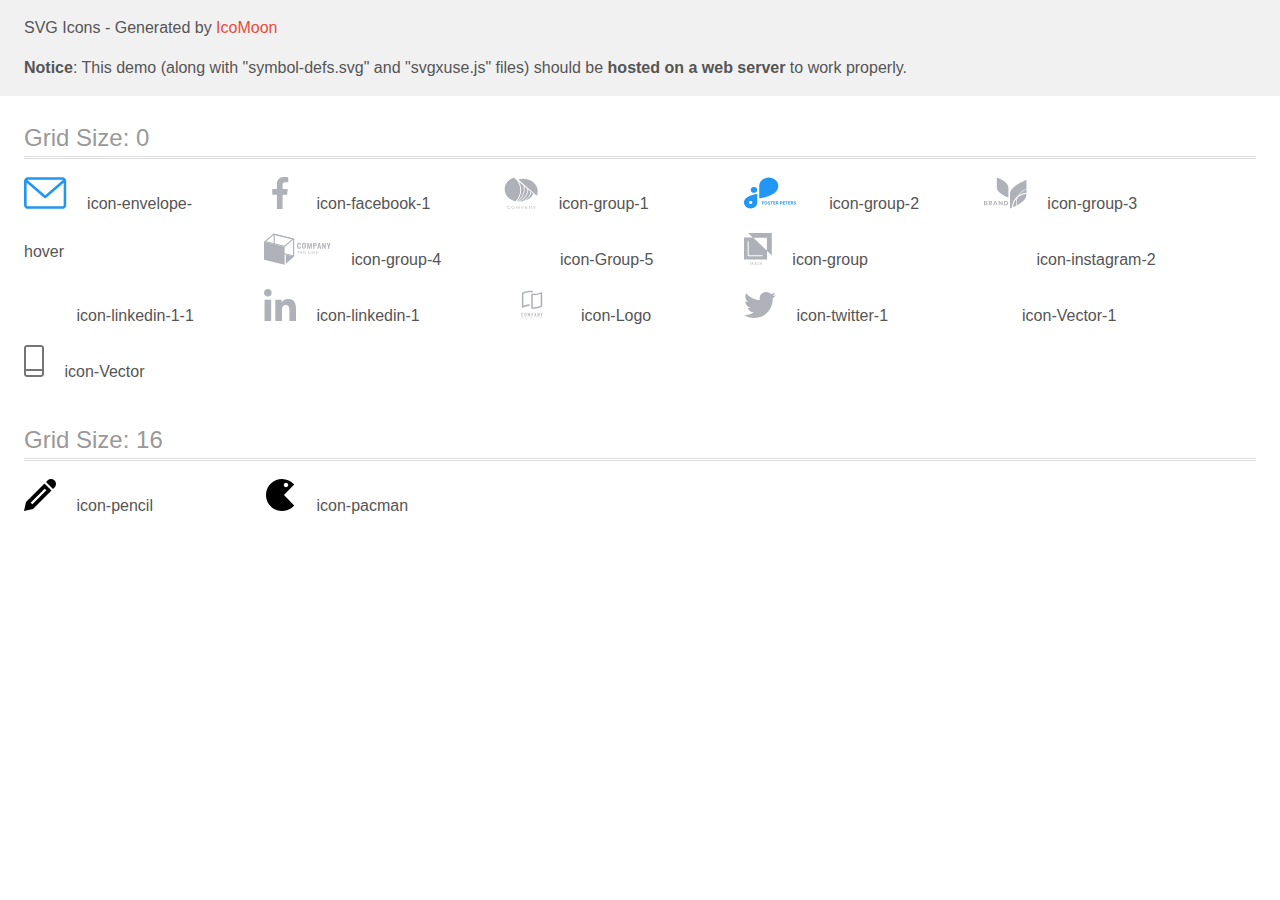
<file: images/temp/demo-external-svg.html>
<!doctype html>
<html>
<head>
    <title>IcoMoon - SVG Icons</title>
    <meta charset="utf-8">
    <meta name="viewport" content="width=device-width, initial-scale=1">
    <link rel="stylesheet" href="demo-files/demo.css">
    <link rel="stylesheet" href="style.css">
</head>
<body>
<header class="bgc1 clearfix">
<div class="mhl">
    <p>SVG Icons - Generated by <a href="https://icomoon.io/app">IcoMoon</a></p><p><strong>Notice</strong>: This demo (along with "symbol-defs.svg" and "svgxuse.js" files) should be <b>hosted on a web server</b> to work properly.</p>
</div>
</header>
    <div class="clearfix mhl ptl">
        <h1 class="mvm mtn fgc1">Grid Size: 0</h1>
        <div class="glyph fs1">
            <div class="clearfix pbs">
                <svg class="icon icon-envelope-hover"><use xlink:href="symbol-defs.svg#icon-envelope-hover"></use></svg><span class="name"> icon-envelope-hover</span>
            </div>
        </div>
        <div class="glyph fs1">
            <div class="clearfix pbs">
                <svg class="icon icon-facebook-1"><use xlink:href="symbol-defs.svg#icon-facebook-1"></use></svg><span class="name"> icon-facebook-1</span>
            </div>
        </div>
        <div class="glyph fs1">
            <div class="clearfix pbs">
                <svg class="icon icon-group-1"><use xlink:href="symbol-defs.svg#icon-group-1"></use></svg><span class="name"> icon-group-1</span>
            </div>
        </div>
        <div class="glyph fs1">
            <div class="clearfix pbs">
                <svg class="icon icon-group-2"><use xlink:href="symbol-defs.svg#icon-group-2"></use></svg><span class="name"> icon-group-2</span>
            </div>
        </div>
        <div class="glyph fs1">
            <div class="clearfix pbs">
                <svg class="icon icon-group-3"><use xlink:href="symbol-defs.svg#icon-group-3"></use></svg><span class="name"> icon-group-3</span>
            </div>
        </div>
        <div class="glyph fs1">
            <div class="clearfix pbs">
                <svg class="icon icon-group-4"><use xlink:href="symbol-defs.svg#icon-group-4"></use></svg><span class="name"> icon-group-4</span>
            </div>
        </div>
        <div class="glyph fs1">
            <div class="clearfix pbs">
                <svg class="icon icon-Group-5"><use xlink:href="symbol-defs.svg#icon-Group-5"></use></svg><span class="name"> icon-Group-5</span>
            </div>
        </div>
        <div class="glyph fs1">
            <div class="clearfix pbs">
                <svg class="icon icon-group"><use xlink:href="symbol-defs.svg#icon-group"></use></svg><span class="name"> icon-group</span>
            </div>
        </div>
        <div class="glyph fs1">
            <div class="clearfix pbs">
                <svg class="icon icon-instagram-2"><use xlink:href="symbol-defs.svg#icon-instagram-2"></use></svg><span class="name"> icon-instagram-2</span>
            </div>
        </div>
        <div class="glyph fs1">
            <div class="clearfix pbs">
                <svg class="icon icon-linkedin-1-1"><use xlink:href="symbol-defs.svg#icon-linkedin-1-1"></use></svg><span class="name"> icon-linkedin-1-1</span>
            </div>
        </div>
        <div class="glyph fs1">
            <div class="clearfix pbs">
                <svg class="icon icon-linkedin-1"><use xlink:href="symbol-defs.svg#icon-linkedin-1"></use></svg><span class="name"> icon-linkedin-1</span>
            </div>
        </div>
        <div class="glyph fs1">
            <div class="clearfix pbs">
                <svg class="icon icon-Logo"><use xlink:href="symbol-defs.svg#icon-Logo"></use></svg><span class="name"> icon-Logo</span>
            </div>
        </div>
        <div class="glyph fs1">
            <div class="clearfix pbs">
                <svg class="icon icon-twitter-1"><use xlink:href="symbol-defs.svg#icon-twitter-1"></use></svg><span class="name"> icon-twitter-1</span>
            </div>
        </div>
        <div class="glyph fs1">
            <div class="clearfix pbs">
                <svg class="icon icon-Vector-1"><use xlink:href="symbol-defs.svg#icon-Vector-1"></use></svg><span class="name"> icon-Vector-1</span>
            </div>
        </div>
        <div class="glyph fs1">
            <div class="clearfix pbs">
                <svg class="icon icon-Vector"><use xlink:href="symbol-defs.svg#icon-Vector"></use></svg><span class="name"> icon-Vector</span>
            </div>
        </div>
  </div>
    <div class="clearfix mhl ptl">
        <h1 class="mvm mtn fgc1">Grid Size: 16</h1>
        <div class="glyph fs2">
            <div class="clearfix pbs">
                <svg class="icon icon-pencil"><use xlink:href="symbol-defs.svg#icon-pencil"></use></svg><span class="name"> icon-pencil</span>
            </div>
        </div>
        <div class="glyph fs2">
            <div class="clearfix pbs">
                <svg class="icon icon-pacman"><use xlink:href="symbol-defs.svg#icon-pacman"></use></svg><span class="name"> icon-pacman</span>
            </div>
        </div>
  </div>
<script defer src="svgxuse.js"></script>
</body>
</html>
</file>
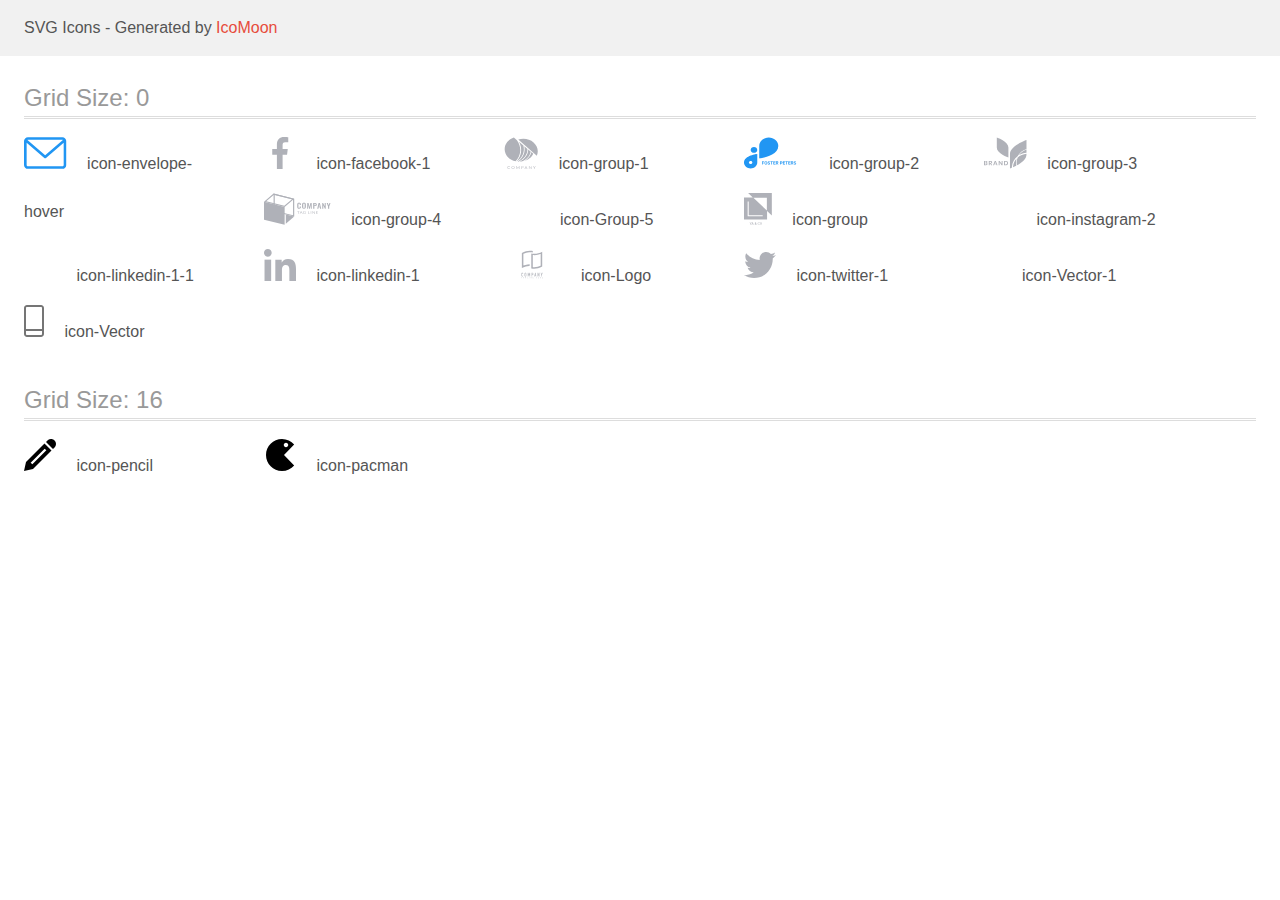
<file: images/temp/demo.html>
<!doctype html>
<html>
<head>
    <title>IcoMoon - SVG Icons</title>
    <meta charset="utf-8">
    <meta name="viewport" content="width=device-width, initial-scale=1">
    <link rel="stylesheet" href="demo-files/demo.css">
    <link rel="stylesheet" href="style.css">
</head>
<body>
<svg aria-hidden="true" style="position: absolute; width: 0; height: 0; overflow: hidden;" version="1.1" xmlns="http://www.w3.org/2000/svg" xmlns:xlink="http://www.w3.org/1999/xlink">
<defs>
<symbol id="icon-envelope-hover" viewBox="0 0 43 32">
<path fill="#2196f3" style="fill: var(--color1, #2196f3)" d="M38.667 0h-34.667c-2.206 0-4 1.794-4 4v24c0 2.206 1.794 4 4 4h34.667c2.206 0 4-1.794 4-4v-24c0-2.206-1.794-4-4-4zM38.667 2.667c0.181 0 0.353 0.038 0.511 0.103l-17.844 15.466-17.844-15.466c0.158-0.066 0.33-0.103 0.511-0.103h34.667zM38.667 29.333h-34.667c-0.736 0-1.333-0.598-1.333-1.333v-22.413l17.793 15.421c0.251 0.217 0.563 0.326 0.874 0.326s0.622-0.108 0.874-0.326l17.793-15.421v22.413c0 0.736-0.598 1.333-1.333 1.333z"></path>
</symbol>
<symbol id="icon-facebook-1" viewBox="0 0 32 32">
<path fill="#afb1b8" style="fill: var(--color2, #afb1b8)" d="M21.329 5.313h2.921v-5.088c-0.504-0.069-2.237-0.225-4.256-0.225-4.212 0-7.097 2.649-7.097 7.519v4.481h-4.648v5.688h4.648v14.312h5.699v-14.311h4.46l0.708-5.688h-5.169v-3.919c0.001-1.644 0.444-2.769 2.735-2.769z"></path>
</symbol>
<symbol id="icon-group-1" viewBox="0 0 34 32">
<path fill="#afb1b8" style="fill: var(--color2, #afb1b8)" d="M5.643 31.315c0.012 0 0.024 0.003 0.035 0.007s0.021 0.011 0.029 0.018l0.166 0.159c-0.129 0.129-0.288 0.231-0.467 0.302-0.21 0.076-0.435 0.113-0.663 0.108-0.213 0.004-0.426-0.031-0.623-0.101-0.178-0.065-0.338-0.162-0.469-0.285-0.134-0.128-0.237-0.278-0.303-0.44-0.073-0.182-0.108-0.373-0.106-0.565-0.003-0.193 0.036-0.386 0.114-0.567 0.073-0.164 0.182-0.314 0.322-0.44 0.142-0.124 0.312-0.222 0.499-0.287 0.205-0.069 0.422-0.103 0.642-0.101 0.204-0.004 0.407 0.027 0.596 0.092 0.165 0.062 0.316 0.148 0.447 0.255l-0.139 0.17c-0.010 0.012-0.022 0.022-0.035 0.031-0.016 0.010-0.036 0.014-0.056 0.013-0.022-0.001-0.042-0.008-0.060-0.018l-0.075-0.045-0.104-0.058c-0.045-0.021-0.091-0.040-0.139-0.056-0.062-0.019-0.125-0.034-0.189-0.045-0.082-0.013-0.164-0.019-0.247-0.018-0.158-0.002-0.315 0.024-0.461 0.076-0.136 0.048-0.26 0.121-0.361 0.213-0.104 0.098-0.183 0.214-0.235 0.339-0.058 0.144-0.087 0.295-0.085 0.448-0.002 0.155 0.026 0.309 0.085 0.455 0.051 0.125 0.129 0.239 0.231 0.338 0.095 0.092 0.213 0.163 0.345 0.209 0.136 0.049 0.281 0.073 0.428 0.072 0.085 0.001 0.17-0.004 0.253-0.014 0.137-0.015 0.268-0.056 0.384-0.121 0.058-0.033 0.113-0.071 0.164-0.112 0.021-0.018 0.049-0.028 0.079-0.029z"></path>
<path fill="#afb1b8" style="fill: var(--color2, #afb1b8)" d="M10.441 30.517c0.003 0.192-0.035 0.382-0.112 0.561-0.068 0.163-0.174 0.311-0.313 0.436s-0.306 0.222-0.491 0.286c-0.407 0.135-0.856 0.135-1.263 0-0.184-0.065-0.35-0.163-0.488-0.287-0.138-0.127-0.246-0.276-0.316-0.44-0.15-0.364-0.15-0.761 0-1.125 0.071-0.164 0.178-0.314 0.316-0.442 0.139-0.12 0.305-0.214 0.488-0.276 0.406-0.137 0.857-0.137 1.263 0 0.185 0.065 0.351 0.163 0.49 0.287 0.137 0.125 0.243 0.273 0.314 0.435 0.077 0.181 0.115 0.372 0.112 0.565zM10.005 30.517c0.003-0.153-0.023-0.306-0.079-0.451-0.047-0.125-0.122-0.239-0.222-0.338-0.097-0.093-0.217-0.166-0.351-0.213-0.296-0.099-0.623-0.099-0.918 0-0.134 0.047-0.254 0.12-0.351 0.213-0.101 0.097-0.178 0.212-0.224 0.338-0.106 0.294-0.106 0.609 0 0.903 0.047 0.125 0.123 0.24 0.224 0.338 0.098 0.092 0.217 0.164 0.351 0.211 0.296 0.096 0.622 0.096 0.918 0 0.134-0.047 0.254-0.119 0.351-0.211 0.1-0.098 0.175-0.213 0.222-0.338 0.056-0.145 0.082-0.298 0.079-0.451z"></path>
<path fill="#afb1b8" style="fill: var(--color2, #afb1b8)" d="M13.715 30.99l0.044 0.101c0.017-0.036 0.031-0.069 0.048-0.101 0.016-0.034 0.034-0.067 0.054-0.099l1.062-1.677c0.021-0.029 0.039-0.047 0.060-0.052 0.028-0.007 0.058-0.011 0.087-0.009h0.314v2.727h-0.372v-2.005c0-0.025 0-0.054 0-0.085-0.002-0.031-0.002-0.063 0-0.094l-1.068 1.7c-0.014 0.025-0.035 0.047-0.063 0.062s-0.059 0.023-0.091 0.023h-0.060c-0.032 0-0.064-0.007-0.091-0.022s-0.049-0.037-0.062-0.062l-1.099-1.711c0 0.032 0 0.065 0 0.097s0 0.061 0 0.087v2.005h-0.359v-2.722h0.314c0.030-0.002 0.059 0.002 0.087 0.009 0.026 0.011 0.046 0.030 0.058 0.052l1.084 1.678c0.021 0.031 0.039 0.064 0.054 0.097z"></path>
<path fill="#afb1b8" style="fill: var(--color2, #afb1b8)" d="M17.71 30.855v1.021h-0.415v-2.723h0.926c0.175-0.003 0.349 0.017 0.517 0.059 0.134 0.033 0.259 0.091 0.366 0.17 0.092 0.074 0.163 0.165 0.208 0.267 0.049 0.111 0.073 0.229 0.071 0.348 0.002 0.119-0.024 0.238-0.077 0.348-0.050 0.104-0.127 0.198-0.224 0.273-0.107 0.082-0.232 0.143-0.368 0.18-0.162 0.045-0.331 0.066-0.501 0.063l-0.503-0.007zM17.71 30.562h0.503c0.109 0.001 0.218-0.013 0.322-0.041 0.086-0.025 0.165-0.065 0.233-0.117 0.062-0.050 0.111-0.112 0.141-0.18 0.034-0.073 0.051-0.151 0.050-0.229 0.005-0.076-0.009-0.151-0.042-0.222s-0.082-0.134-0.145-0.186c-0.159-0.108-0.358-0.16-0.559-0.146h-0.503v1.122z"></path>
<path fill="#afb1b8" style="fill: var(--color2, #afb1b8)" d="M23.294 31.88h-0.328c-0.033 0.001-0.065-0.008-0.091-0.025-0.024-0.017-0.042-0.039-0.054-0.063l-0.282-0.659h-1.419l-0.293 0.659c-0.011 0.024-0.029 0.045-0.052 0.061-0.026 0.018-0.060 0.028-0.093 0.027h-0.328l1.246-2.727h0.432l1.263 2.727zM21.237 30.867h1.172l-0.494-1.11c-0.038-0.084-0.069-0.169-0.093-0.256l-0.048 0.143c-0.014 0.043-0.031 0.083-0.046 0.116l-0.49 1.108z"></path>
<path fill="#afb1b8" style="fill: var(--color2, #afb1b8)" d="M25.089 29.165c0.025 0.012 0.046 0.029 0.062 0.049l1.818 2.056c0-0.032 0-0.065 0-0.096s0-0.061 0-0.090v-1.931h0.372v2.727h-0.208c-0.030 0.001-0.059-0.005-0.085-0.016-0.026-0.013-0.048-0.030-0.067-0.050l-1.816-2.054c0.002 0.031 0.002 0.063 0 0.094 0 0.031 0 0.058 0 0.083v1.944h-0.372v-2.727h0.22c0.026-0.001 0.051 0.004 0.075 0.013z"></path>
<path fill="#afb1b8" style="fill: var(--color2, #afb1b8)" d="M30.402 30.795v1.083h-0.415v-1.083l-1.149-1.642h0.372c0.032-0.002 0.064 0.007 0.089 0.023 0.023 0.018 0.042 0.038 0.056 0.061l0.719 1.059c0.029 0.045 0.054 0.087 0.075 0.126s0.037 0.078 0.052 0.116l0.054-0.117c0.020-0.043 0.044-0.084 0.071-0.125l0.708-1.067c0.015-0.021 0.033-0.041 0.054-0.058 0.025-0.019 0.057-0.028 0.089-0.027h0.376l-1.151 1.65z"></path>
<path fill="#afb1b8" style="fill: var(--color2, #afb1b8)" d="M13.51 24.576c0.181 0.020 0.364 0.036 0.548 0.051 2.803-1.089 5.174-2.873 6.817-5.126s2.485-4.878 2.421-7.546l-3.089-2.684c0.628 2.84 0.334 5.776-0.849 8.479s-3.208 5.067-5.849 6.827z"></path>
<path fill="#afb1b8" style="fill: var(--color2, #afb1b8)" d="M12.407 24.451l0.083 0.014c2.822-1.754 4.974-4.203 6.176-7.030s1.402-5.904 0.571-8.83l-4.4-3.823c1.78 3.142 2.496 6.659 2.066 10.141s-1.989 6.786-4.496 9.528z"></path>
<path fill="#afb1b8" style="fill: var(--color2, #afb1b8)" d="M27.328 15.106c-0.747 2.931-2.563 5.574-5.177 7.537-0.763 0.576-1.587 1.090-2.46 1.534 2.128-0.544 4.085-1.504 5.718-2.809s2.9-2.917 3.703-4.714l-1.784-1.549z"></path>
<path fill="#afb1b8" style="fill: var(--color2, #afb1b8)" d="M26.628 14.674l-2.541-2.207c-0.049 2.517-0.872 4.976-2.385 7.123s-3.66 3.902-6.217 5.084h0.012c0.57-0 1.139-0.030 1.705-0.088 2.39-0.848 4.502-2.196 6.147-3.926s2.771-3.785 3.278-5.985z"></path>
<path fill="#afb1b8" style="fill: var(--color2, #afb1b8)" d="M12.774 3.17l-3.031-2.637c-2.709 0.91-5.040 2.509-6.686 4.588s-2.531 4.542-2.54 7.066v0c0.010 2.789 1.090 5.495 3.070 7.69s4.745 3.754 7.859 4.43c2.78-2.942 4.407-6.579 4.646-10.38s-0.924-7.569-3.319-10.757z"></path>
<path fill="#afb1b8" style="fill: var(--color2, #afb1b8)" d="M33.63 14.268c-0.011-3.309-1.529-6.479-4.221-8.818s-6.342-3.658-10.15-3.668c-1.76-0.002-3.504 0.281-5.146 0.832l18.557 16.123c0.635-1.425 0.961-2.94 0.96-4.469z"></path>
</symbol>
<symbol id="icon-group-2" viewBox="0 0 65 32">
<path fill="#2196f3" style="fill: var(--color1, #2196f3)" d="M10.016 9.983h-0.002c-1.827 0-3.308 1.316-3.308 2.94v0.002c0 1.624 1.481 2.94 3.308 2.94h0.002c1.827 0 3.308-1.316 3.308-2.94v-0.002c0-1.624-1.481-2.94-3.308-2.94z"></path>
<path fill="#2196f3" style="fill: var(--color1, #2196f3)" d="M34.434 9.043c-0.005-2.255-1.015-4.417-2.81-6.012s-4.226-2.493-6.764-2.498v0c-2.538 0.004-4.972 0.902-6.767 2.497s-2.806 3.757-2.811 6.013v12.436c0 0 19.149-1.895 19.151-12.434v-0.002z"></path>
<path fill="#2196f3" style="fill: var(--color1, #2196f3)" d="M0 25.562c0.005 1.569 0.708 3.073 1.956 4.183s2.94 1.735 4.706 1.74c1.765-0.005 3.457-0.63 4.705-1.739s1.952-2.613 1.957-4.182v-8.654c0 0-13.325 1.32-13.325 8.652zM6.662 27.112c-0.345 0-0.682-0.091-0.969-0.261s-0.511-0.413-0.643-0.696c-0.132-0.283-0.167-0.595-0.099-0.896s0.233-0.577 0.477-0.794 0.555-0.364 0.893-0.424c0.338-0.060 0.689-0.029 1.008 0.088s0.591 0.316 0.783 0.571c0.192 0.255 0.294 0.555 0.294 0.861 0.001 0.204-0.044 0.406-0.131 0.595s-0.216 0.36-0.378 0.505c-0.162 0.145-0.355 0.259-0.567 0.338s-0.439 0.119-0.669 0.119v-0.006z"></path>
<path fill="#2196f3" style="fill: var(--color1, #2196f3)" d="M20.128 26.258h-1.286v1.328h-0.67v-3.25h2.116v0.542h-1.446v0.839h1.286v0.54zM23.346 26.035c0 0.32-0.057 0.6-0.17 0.842s-0.275 0.427-0.487 0.558c-0.21 0.131-0.451 0.196-0.723 0.196-0.269 0-0.51-0.065-0.721-0.194s-0.375-0.314-0.491-0.554c-0.116-0.241-0.175-0.518-0.176-0.83v-0.161c0-0.32 0.057-0.601 0.172-0.844 0.116-0.244 0.279-0.431 0.489-0.56 0.211-0.131 0.452-0.196 0.723-0.196s0.511 0.065 0.721 0.196c0.211 0.129 0.374 0.316 0.489 0.56 0.116 0.242 0.174 0.523 0.174 0.841v0.145zM22.668 25.888c0-0.341-0.061-0.6-0.183-0.777s-0.296-0.266-0.522-0.266c-0.225 0-0.398 0.088-0.52 0.263-0.122 0.174-0.184 0.43-0.185 0.768v0.158c0 0.332 0.061 0.589 0.183 0.772s0.298 0.275 0.527 0.275c0.225 0 0.397-0.088 0.518-0.263 0.121-0.177 0.182-0.434 0.183-0.772v-0.158zM25.518 26.734c0-0.126-0.045-0.223-0.134-0.29-0.089-0.068-0.25-0.14-0.482-0.214-0.232-0.076-0.416-0.15-0.551-0.223-0.369-0.199-0.554-0.468-0.554-0.806 0-0.176 0.049-0.332 0.147-0.469 0.1-0.138 0.242-0.246 0.426-0.324 0.186-0.077 0.394-0.116 0.625-0.116 0.232 0 0.439 0.042 0.621 0.127 0.181 0.083 0.322 0.202 0.422 0.355 0.101 0.153 0.152 0.327 0.152 0.522h-0.67c0-0.149-0.047-0.264-0.141-0.346-0.094-0.083-0.225-0.125-0.395-0.125-0.164 0-0.291 0.035-0.382 0.105-0.091 0.068-0.136 0.159-0.136 0.272 0 0.106 0.053 0.194 0.158 0.266 0.107 0.071 0.264 0.138 0.471 0.201 0.381 0.115 0.659 0.257 0.833 0.426s0.261 0.381 0.261 0.634c0 0.281-0.106 0.502-0.319 0.663-0.213 0.159-0.499 0.239-0.859 0.239-0.25 0-0.478-0.045-0.683-0.136-0.205-0.092-0.362-0.218-0.471-0.377-0.107-0.159-0.161-0.344-0.161-0.554h0.672c0 0.359 0.214 0.538 0.643 0.538 0.159 0 0.284-0.032 0.373-0.096 0.089-0.065 0.134-0.156 0.134-0.272zM29.092 24.879h-0.996v2.708h-0.67v-2.708h-0.982v-0.542h2.647v0.542zM31.431 26.178h-1.286v0.871h1.509v0.538h-2.179v-3.25h2.174v0.542h-1.504v0.775h1.286v0.525zM33.251 26.396h-0.533v1.19h-0.67v-3.25h1.208c0.384 0 0.68 0.086 0.888 0.257s0.312 0.413 0.312 0.725c0 0.222-0.048 0.407-0.145 0.556-0.095 0.147-0.24 0.265-0.435 0.353l0.703 1.328v0.031h-0.719l-0.609-1.19zM32.717 25.854h0.54c0.168 0 0.298-0.042 0.391-0.127 0.092-0.086 0.138-0.205 0.138-0.355 0-0.153-0.044-0.274-0.132-0.362-0.086-0.088-0.219-0.132-0.4-0.132h-0.538v0.975zM36.775 26.441v1.145h-0.67v-3.25h1.268c0.244 0 0.458 0.045 0.643 0.134 0.186 0.089 0.329 0.216 0.429 0.382 0.1 0.164 0.15 0.35 0.15 0.56 0 0.318-0.109 0.57-0.328 0.754-0.217 0.183-0.519 0.275-0.904 0.275h-0.587zM36.775 25.899h0.598c0.177 0 0.312-0.042 0.404-0.125 0.094-0.083 0.141-0.202 0.141-0.357 0-0.159-0.047-0.288-0.141-0.386s-0.223-0.149-0.388-0.152h-0.614v1.020zM41.012 26.178h-1.286v0.871h1.509v0.538h-2.179v-3.25h2.174v0.542h-1.504v0.775h1.286v0.525zM44.119 24.879h-0.995v2.708h-0.67v-2.708h-0.982v-0.542h2.647v0.542zM46.458 26.178h-1.286v0.871h1.509v0.538h-2.178v-3.25h2.174v0.542h-1.504v0.775h1.286v0.525zM48.277 26.396h-0.533v1.19h-0.67v-3.25h1.208c0.384 0 0.68 0.086 0.888 0.257s0.313 0.413 0.313 0.725c0 0.222-0.048 0.407-0.145 0.556-0.095 0.147-0.24 0.265-0.435 0.353l0.703 1.328v0.031h-0.719l-0.609-1.19zM47.744 25.854h0.54c0.168 0 0.298-0.042 0.391-0.127 0.092-0.086 0.138-0.205 0.138-0.355 0-0.153-0.044-0.274-0.132-0.362-0.086-0.088-0.219-0.132-0.4-0.132h-0.538v0.975zM51.679 26.734c0-0.126-0.045-0.223-0.134-0.29-0.089-0.068-0.25-0.14-0.482-0.214-0.232-0.076-0.416-0.15-0.551-0.223-0.369-0.199-0.554-0.468-0.554-0.806 0-0.176 0.049-0.332 0.147-0.469 0.1-0.138 0.242-0.246 0.426-0.324 0.186-0.077 0.394-0.116 0.625-0.116 0.232 0 0.439 0.042 0.621 0.127 0.182 0.083 0.322 0.202 0.422 0.355 0.101 0.153 0.152 0.327 0.152 0.522h-0.67c0-0.149-0.047-0.264-0.141-0.346-0.094-0.083-0.225-0.125-0.395-0.125-0.164 0-0.291 0.035-0.382 0.105-0.091 0.068-0.136 0.159-0.136 0.272 0 0.106 0.053 0.194 0.158 0.266 0.107 0.071 0.264 0.138 0.471 0.201 0.381 0.115 0.658 0.257 0.833 0.426s0.261 0.381 0.261 0.634c0 0.281-0.106 0.502-0.319 0.663-0.213 0.159-0.499 0.239-0.859 0.239-0.25 0-0.478-0.045-0.683-0.136-0.205-0.092-0.362-0.218-0.471-0.377-0.107-0.159-0.161-0.344-0.161-0.554h0.672c0 0.359 0.214 0.538 0.643 0.538 0.159 0 0.283-0.032 0.373-0.096 0.089-0.065 0.134-0.156 0.134-0.272z"></path>
</symbol>
<symbol id="icon-group-3" viewBox="0 0 43 32">
<path fill="#afb1b8" style="fill: var(--color2, #afb1b8)" d="M3.239 26.373c0.166 0.188 0.254 0.424 0.25 0.665 0.008 0.158-0.022 0.315-0.089 0.46s-0.169 0.275-0.298 0.38c-0.322 0.223-0.722 0.332-1.125 0.307h-1.977v-4.215h1.937c0.382-0.023 0.761 0.076 1.073 0.28 0.125 0.096 0.224 0.217 0.289 0.354s0.095 0.286 0.086 0.435c0.011 0.233-0.068 0.461-0.225 0.645-0.15 0.168-0.358 0.284-0.589 0.329 0.262 0.044 0.499 0.172 0.668 0.36zM0.92 25.737h0.828c0.188 0.013 0.375-0.037 0.526-0.14 0.062-0.052 0.111-0.116 0.141-0.187s0.043-0.148 0.036-0.225c0.006-0.076-0.007-0.153-0.037-0.224s-0.078-0.135-0.138-0.188c-0.156-0.106-0.349-0.156-0.542-0.142h-0.814v1.106zM2.355 27.353c0.066-0.053 0.119-0.119 0.153-0.193s0.049-0.155 0.043-0.235c0.005-0.081-0.010-0.163-0.045-0.238s-0.088-0.142-0.155-0.195c-0.162-0.11-0.361-0.164-0.562-0.152h-0.868v1.159h0.879c0.198 0.011 0.394-0.041 0.556-0.146z"></path>
<path fill="#afb1b8" style="fill: var(--color2, #afb1b8)" d="M7.197 28.185l-1.077-1.647h-0.405v1.647h-0.927v-4.215h1.754c0.442-0.028 0.879 0.1 1.221 0.358 0.245 0.229 0.393 0.53 0.417 0.85s-0.078 0.637-0.287 0.894c-0.216 0.227-0.512 0.378-0.837 0.428l1.147 1.684h-1.008zM5.715 25.963h0.758c0.526 0 0.789-0.213 0.789-0.638 0.005-0.087-0.009-0.174-0.042-0.255s-0.085-0.156-0.151-0.218c-0.166-0.127-0.38-0.188-0.596-0.171h-0.767l0.009 1.283z"></path>
<path fill="#afb1b8" style="fill: var(--color2, #afb1b8)" d="M12.262 27.337h-1.847l-0.326 0.848h-0.972l1.696-4.168h1.050l1.689 4.168h-0.972l-0.319-0.848zM12.015 26.698l-0.675-1.779-0.675 1.779h1.349z"></path>
<path fill="#afb1b8" style="fill: var(--color2, #afb1b8)" d="M18.602 28.185h-0.92l-2.062-2.867v2.867h-0.918v-4.215h0.918l2.062 2.883v-2.883h0.92v4.215z"></path>
<path fill="#afb1b8" style="fill: var(--color2, #afb1b8)" d="M23.852 27.176c-0.19 0.318-0.48 0.577-0.832 0.743-0.4 0.185-0.845 0.276-1.293 0.266h-1.637v-4.215h1.637c0.448-0.011 0.891 0.078 1.293 0.259 0.352 0.163 0.642 0.419 0.832 0.735 0.189 0.343 0.288 0.722 0.288 1.106s-0.099 0.763-0.288 1.106zM22.799 27.075c0.263-0.28 0.407-0.637 0.407-1.006s-0.144-0.726-0.407-1.006c-0.317-0.254-0.731-0.382-1.152-0.358h-0.639v2.729h0.639c0.42 0.024 0.834-0.105 1.152-0.358z"></path>
<path fill="#afb1b8" style="fill: var(--color2, #afb1b8)" d="M12.838 0.522c0 0 11.873 4.104 11.621 10.043v10.045c0 0-11.864-4.106-11.617-10.045l-0.005-10.043z"></path>
<path fill="#afb1b8" style="fill: var(--color2, #afb1b8)" d="M35.037 18.259c2.242-1.413 4.836-2.288 7.544-2.545v-3.145c-3.12 1.101-5.766 3.097-7.544 5.69z"></path>
<path fill="#afb1b8" style="fill: var(--color2, #afb1b8)" d="M33.69 19.206c1.835-3.384 5.017-5.995 8.891-7.296v-9.061c0 0-16.909 5.846-16.551 14.304v14.302c0 0 0.753-0.262 1.939-0.752 0-0.457 0-0.918 0.054-1.382 0.35-3.926 2.389-7.565 5.668-10.115z"></path>
<path fill="#afb1b8" style="fill: var(--color2, #afb1b8)" d="M32.081 24.52c0.089-0.992 0.287-1.973 0.592-2.928-2.042 2.203-3.278 4.936-3.536 7.815-0.025 0.272-0.038 0.544-0.045 0.824 0.96-0.422 2.078-0.949 3.252-1.569-0.3-1.362-0.388-2.756-0.263-4.141z"></path>
<path fill="#afb1b8" style="fill: var(--color2, #afb1b8)" d="M32.754 24.571c-0.113 1.253-0.042 2.514 0.209 3.75 4.62-2.531 9.811-6.442 9.611-11.168v-0.412c-3.301 0.338-6.389 1.659-8.79 3.76-0.562 1.302-0.909 2.674-1.030 4.069z"></path>
</symbol>
<symbol id="icon-group-4" viewBox="0 0 67 32">
<path fill="#afb1b8" style="fill: var(--color2, #afb1b8)" d="M33.724 15.224c-0.315-0.419-0.466-0.915-0.43-1.414v-2.050c0-0.628 0.142-1.106 0.428-1.433s0.775-0.489 1.469-0.488c0.652 0 1.115 0.139 1.389 0.417 0.299 0.355 0.444 0.789 0.411 1.226v0.482h-1.167v-0.488c0.004-0.16-0.007-0.319-0.034-0.478-0.017-0.108-0.076-0.208-0.167-0.284-0.12-0.081-0.271-0.121-0.423-0.111-0.16-0.010-0.318 0.031-0.444 0.117-0.102 0.084-0.169 0.193-0.193 0.313-0.033 0.167-0.049 0.337-0.046 0.507v2.488c-0.018 0.24 0.033 0.48 0.15 0.699 0.058 0.074 0.139 0.132 0.233 0.169s0.198 0.050 0.301 0.039c0.149 0.011 0.298-0.030 0.413-0.113 0.095-0.082 0.156-0.188 0.174-0.302 0.027-0.165 0.039-0.332 0.036-0.498v-0.505h1.167v0.461c0.033 0.456-0.109 0.909-0.403 1.289-0.268 0.305-0.725 0.457-1.396 0.457s-1.179-0.163-1.466-0.501z"></path>
<path fill="#afb1b8" style="fill: var(--color2, #afb1b8)" d="M38.583 15.245c-0.295-0.319-0.442-0.784-0.442-1.4v-2.157c0-0.609 0.147-1.070 0.442-1.383s0.788-0.469 1.478-0.467c0.686 0 1.177 0.156 1.471 0.467 0.295 0.313 0.444 0.774 0.444 1.383v2.157c0 0.609-0.15 1.076-0.449 1.397s-0.788 0.482-1.466 0.482c-0.679 0-1.181-0.163-1.478-0.48zM40.605 14.727c0.106-0.2 0.154-0.419 0.14-0.638v-2.641c0.014-0.215-0.034-0.43-0.138-0.626-0.059-0.075-0.142-0.135-0.238-0.172s-0.203-0.050-0.308-0.037c-0.105-0.013-0.212 0-0.308 0.037s-0.18 0.096-0.24 0.172c-0.106 0.195-0.154 0.41-0.14 0.626v2.653c-0.015 0.219 0.033 0.439 0.14 0.638 0.068 0.067 0.152 0.121 0.246 0.158s0.196 0.056 0.3 0.056c0.103 0 0.206-0.019 0.3-0.056s0.178-0.091 0.246-0.158v-0.012z"></path>
<path fill="#afb1b8" style="fill: var(--color2, #afb1b8)" d="M43.38 9.901h1.256l0.945 3.979 0.966-3.979h1.222l0.123 5.743h-0.904l-0.097-3.992-0.932 3.992h-0.725l-0.966-4.006-0.089 4.006h-0.913l0.114-5.743z"></path>
<path fill="#afb1b8" style="fill: var(--color2, #afb1b8)" d="M49.301 9.901h1.957c1.127 0 1.691 0.544 1.691 1.631 0 1.041-0.593 1.561-1.78 1.56h-0.667v2.553h-1.208l0.007-5.743zM50.973 12.356c0.119 0.013 0.24 0.004 0.355-0.028s0.22-0.084 0.309-0.154c0.139-0.194 0.2-0.422 0.174-0.649 0.006-0.175-0.013-0.35-0.058-0.521-0.017-0.057-0.047-0.111-0.089-0.158s-0.093-0.086-0.153-0.116c-0.168-0.069-0.353-0.101-0.539-0.092h-0.469v1.716h0.469z"></path>
<path fill="#afb1b8" style="fill: var(--color2, #afb1b8)" d="M54.691 9.901h1.297l1.331 5.743h-1.126l-0.263-1.324h-1.157l-0.271 1.324h-1.143l1.331-5.743zM55.8 13.655l-0.452-2.411-0.452 2.411h0.903z"></path>
<path fill="#afb1b8" style="fill: var(--color2, #afb1b8)" d="M58.395 9.901h0.846l1.619 3.276v-3.276h1.003v5.743h-0.804l-1.628-3.42v3.42h-1.036l0.002-5.743z"></path>
<path fill="#afb1b8" style="fill: var(--color2, #afb1b8)" d="M64.209 13.455l-1.346-3.546h1.133l0.821 2.277 0.771-2.277h1.109l-1.329 3.546v2.19h-1.16v-2.19z"></path>
<path fill="#afb1b8" style="fill: var(--color2, #afb1b8)" d="M35.589 18.156v0.3h-0.986v2.334h-0.413v-2.334h-0.99v-0.3h2.389z"></path>
<path fill="#afb1b8" style="fill: var(--color2, #afb1b8)" d="M38.679 20.79h-0.319c-0.032 0.002-0.064-0.007-0.089-0.025-0.024-0.015-0.043-0.036-0.053-0.060l-0.285-0.626h-1.367l-0.285 0.626c-0.008 0.026-0.023 0.050-0.044 0.071-0.025 0.017-0.057 0.026-0.089 0.025h-0.319l1.208-2.634h0.42l1.222 2.624zM36.679 19.812h1.14l-0.483-1.072c-0.036-0.081-0.066-0.164-0.089-0.248-0.017 0.050-0.031 0.098-0.046 0.14l-0.044 0.11-0.478 1.070z"></path>
<path fill="#afb1b8" style="fill: var(--color2, #afb1b8)" d="M40.762 20.532c0.076 0.003 0.151 0.003 0.227 0 0.065-0.006 0.13-0.016 0.193-0.031 0.059-0.013 0.117-0.029 0.174-0.048 0.053-0.019 0.106-0.042 0.162-0.065v-0.592h-0.483c-0.012 0.001-0.024-0.001-0.035-0.005s-0.021-0.009-0.030-0.016c-0.008-0.006-0.014-0.013-0.018-0.022s-0.006-0.017-0.006-0.026v-0.202h0.937v1.010c-0.077 0.047-0.157 0.089-0.242 0.125-0.086 0.037-0.176 0.067-0.268 0.090-0.099 0.025-0.2 0.043-0.302 0.054-0.117 0.011-0.235 0.017-0.353 0.017-0.208 0.002-0.415-0.032-0.609-0.098-0.181-0.063-0.345-0.156-0.483-0.275-0.134-0.12-0.24-0.262-0.312-0.417-0.076-0.175-0.114-0.36-0.111-0.547-0.003-0.188 0.034-0.374 0.109-0.551 0.069-0.156 0.176-0.298 0.312-0.417 0.138-0.119 0.302-0.212 0.483-0.273 0.207-0.067 0.426-0.1 0.647-0.098 0.112-0 0.225 0.008 0.336 0.023 0.098 0.014 0.195 0.036 0.288 0.067 0.084 0.027 0.165 0.062 0.242 0.104 0.074 0.041 0.144 0.087 0.21 0.138l-0.116 0.163c-0.009 0.015-0.023 0.027-0.039 0.036s-0.036 0.014-0.055 0.014c-0.027-0.001-0.053-0.008-0.075-0.021-0.036-0.017-0.075-0.038-0.118-0.063-0.051-0.028-0.106-0.052-0.162-0.071-0.072-0.025-0.146-0.044-0.222-0.058-0.101-0.016-0.204-0.024-0.307-0.023-0.159-0.002-0.318 0.023-0.466 0.073-0.134 0.047-0.256 0.118-0.355 0.209-0.1 0.095-0.177 0.206-0.225 0.328-0.108 0.285-0.108 0.593 0 0.878 0.053 0.124 0.135 0.237 0.242 0.332 0.099 0.090 0.219 0.162 0.353 0.209 0.154 0.046 0.316 0.063 0.478 0.052z"></path>
<path fill="#afb1b8" style="fill: var(--color2, #afb1b8)" d="M44.612 20.49h1.319v0.3h-1.722v-2.634h0.413l-0.010 2.334z"></path>
<path fill="#afb1b8" style="fill: var(--color2, #afb1b8)" d="M47.304 20.79h-0.413v-2.634h0.413v2.634z"></path>
<path fill="#afb1b8" style="fill: var(--color2, #afb1b8)" d="M48.84 18.168c0.025 0.012 0.046 0.028 0.063 0.048l1.766 1.986c-0.002-0.031-0.002-0.063 0-0.094 0-0.029 0-0.058 0-0.085v-1.877h0.36v2.645h-0.208c-0.031 0.002-0.062-0.003-0.089-0.015-0.025-0.013-0.047-0.030-0.065-0.050l-1.764-1.984c0 0.031 0 0.061 0 0.090s0 0.056 0 0.081v1.877h-0.345v-2.634h0.215c0.023 0 0.046 0.004 0.068 0.012z"></path>
<path fill="#afb1b8" style="fill: var(--color2, #afb1b8)" d="M54.070 18.156v0.29h-1.464v0.87h1.186v0.279h-1.186v0.899h1.464v0.29h-1.889v-2.628h1.889z"></path>
<path fill="#afb1b8" style="fill: var(--color2, #afb1b8)" d="M10.782 1.888l18.343 4.497v15.757l-18.343-4.494v-15.759zM9.605 0.545v17.867l20.694 5.074v-17.865l-20.694-5.076z"></path>
<path fill="#afb1b8" style="fill: var(--color2, #afb1b8)" d="M20.696 31.781l-20.696-5.079v-17.866l20.696 5.076v17.868z"></path>
<path fill="#afb1b8" style="fill: var(--color2, #afb1b8)" d="M9.948 1.686l18.104 4.44-7.699 6.649-18.106-4.442 7.702-6.647zM9.605 0.545l-9.605 8.292 20.696 5.076 9.603-8.292-20.694-5.076z"></path>
<path fill="#afb1b8" style="fill: var(--color2, #afb1b8)" d="M21.861 30.776l8.438-7.287-8.438-2.071v9.358z"></path>
</symbol>
<symbol id="icon-Group-5" viewBox="0 0 36 32">
<path fill="#fff" style="fill: var(--color3, #fff)" d="M35.556 4.976c-1.322 0.58-2.731 0.964-4.2 1.151 1.511-0.902 2.665-2.32 3.207-4.029-1.409 0.84-2.964 1.433-4.622 1.764-1.338-1.424-3.244-2.307-5.324-2.307-4.035 0-7.284 3.276-7.284 7.291 0 0.578 0.049 1.133 0.169 1.662-6.060-0.296-11.422-3.2-15.024-7.624-0.629 1.091-0.998 2.34-0.998 3.684 0 2.524 1.3 4.762 3.238 6.058-1.171-0.022-2.32-0.362-3.293-0.898 0 0.022 0 0.051 0 0.080 0 3.542 2.527 6.484 5.84 7.162-0.593 0.162-1.24 0.24-1.911 0.24-0.467 0-0.938-0.026-1.38-0.124 0.944 2.887 3.624 5.009 6.811 5.078-2.48 1.94-5.629 3.109-9.038 3.109-0.598 0-1.171-0.026-1.744-0.1 3.229 2.082 7.056 3.271 11.182 3.271 13.413 0 20.747-11.111 20.747-20.742 0-0.322-0.011-0.633-0.027-0.942 1.447-1.027 2.662-2.309 3.653-3.784z"></path>
</symbol>
<symbol id="icon-group" viewBox="0 0 28 32">
<path fill="#afb1b8" style="fill: var(--color2, #afb1b8)" d="M4.085 0l4.771 4.517-8.856-0.005v21.915h23.149v-8.379l4.766 4.512v-22.559h-23.83zM22.939 17.517l-13.528-12.807h13.528v12.807zM18.739 23.221h-15.076v-14.739h1.066v13.741h14.010v0.998zM7.223 29.344l-0.557 1.147-0.557-1.147h-0.467l0.813 1.529v0.891h0.422v-0.891l0.811-1.529h-0.465zM7.923 31.764l0.196-0.563h0.938l0.198 0.563h0.439l-0.916-2.42h-0.377l-0.914 2.42h0.437zM8.588 29.858l0.351 1.004h-0.701l0.351-1.004zM10.805 30.804c-0.061 0.093-0.091 0.196-0.091 0.307 0 0.204 0.072 0.37 0.214 0.497 0.144 0.126 0.336 0.189 0.575 0.189s0.445-0.065 0.618-0.194l0.136 0.161h0.469l-0.356-0.421c0.14-0.191 0.209-0.435 0.209-0.733h-0.351c0 0.163-0.034 0.311-0.101 0.444l-0.467-0.552 0.165-0.12c0.116-0.084 0.2-0.168 0.251-0.253 0.051-0.085 0.076-0.178 0.076-0.279 0-0.153-0.056-0.281-0.17-0.384-0.112-0.104-0.256-0.156-0.432-0.156-0.195 0-0.35 0.055-0.465 0.166-0.115 0.11-0.173 0.259-0.173 0.449 0 0.078 0.018 0.158 0.055 0.241 0.038 0.083 0.104 0.184 0.198 0.303-0.18 0.129-0.3 0.24-0.361 0.334zM11.897 31.339c-0.119 0.091-0.246 0.136-0.382 0.136-0.121 0-0.217-0.035-0.289-0.105s-0.108-0.161-0.108-0.273c0-0.13 0.067-0.245 0.2-0.346l0.052-0.037 0.529 0.623zM11.463 30.267c-0.114-0.141-0.171-0.258-0.171-0.351 0-0.081 0.023-0.148 0.070-0.201s0.109-0.080 0.188-0.080c0.073 0 0.133 0.023 0.181 0.068 0.048 0.044 0.072 0.098 0.072 0.161 0 0.095-0.034 0.173-0.103 0.234l-0.052 0.042-0.184 0.126zM15.403 31.581c0.166-0.145 0.262-0.347 0.286-0.605h-0.419c-0.022 0.173-0.075 0.296-0.158 0.371s-0.207 0.111-0.372 0.111c-0.181 0-0.318-0.069-0.412-0.206-0.093-0.137-0.14-0.337-0.14-0.598v-0.214c0.002-0.258 0.052-0.454 0.15-0.587 0.099-0.134 0.239-0.201 0.422-0.201 0.157 0 0.277 0.039 0.357 0.116 0.082 0.076 0.133 0.202 0.153 0.376h0.419c-0.027-0.265-0.121-0.47-0.284-0.615s-0.378-0.218-0.645-0.218c-0.198 0-0.373 0.047-0.525 0.141-0.151 0.094-0.267 0.228-0.347 0.402s-0.121 0.375-0.121 0.603v0.226c0.003 0.223 0.045 0.418 0.125 0.587s0.193 0.299 0.339 0.391c0.147 0.091 0.317 0.136 0.51 0.136 0.276 0 0.497-0.072 0.663-0.216zM17.875 31.242c0.082-0.18 0.123-0.388 0.123-0.625v-0.135c-0.001-0.236-0.043-0.443-0.126-0.62-0.083-0.178-0.201-0.315-0.354-0.409-0.152-0.095-0.326-0.143-0.524-0.143s-0.372 0.048-0.525 0.145c-0.152 0.095-0.27 0.233-0.354 0.414-0.083 0.181-0.125 0.389-0.125 0.625v0.136c0.001 0.232 0.043 0.436 0.126 0.613 0.084 0.177 0.203 0.314 0.356 0.411 0.154 0.095 0.329 0.143 0.525 0.143 0.198 0 0.373-0.048 0.525-0.143 0.153-0.096 0.27-0.234 0.352-0.412zM17.424 29.874c0.102 0.143 0.153 0.349 0.153 0.617v0.126c0 0.273-0.050 0.48-0.151 0.622-0.1 0.142-0.243 0.213-0.429 0.213-0.184 0-0.328-0.073-0.432-0.218-0.103-0.145-0.155-0.351-0.155-0.617v-0.14c0.002-0.26 0.054-0.462 0.156-0.603 0.103-0.143 0.245-0.214 0.427-0.214 0.186 0 0.33 0.072 0.43 0.214z"></path>
</symbol>
<symbol id="icon-instagram-2" viewBox="0 0 32 32">
<path fill="#fff" style="fill: var(--color3, #fff)" d="M31.969 9.408c-0.075-1.7-0.35-2.869-0.744-3.882-0.406-1.075-1.032-2.038-1.851-2.838-0.8-0.813-1.769-1.444-2.832-1.844-1.019-0.394-2.182-0.669-3.882-0.744-1.713-0.081-2.257-0.1-6.601-0.1s-4.888 0.019-6.595 0.094c-1.7 0.075-2.869 0.35-3.882 0.744-1.075 0.406-2.038 1.031-2.838 1.85-0.813 0.8-1.444 1.769-1.844 2.832-0.394 1.019-0.669 2.182-0.744 3.882-0.081 1.713-0.1 2.257-0.1 6.601s0.019 4.888 0.094 6.595c0.075 1.7 0.35 2.869 0.744 3.882 0.406 1.075 1.038 2.038 1.85 2.838 0.8 0.813 1.769 1.444 2.832 1.844 1.019 0.394 2.182 0.669 3.882 0.744 1.706 0.075 2.25 0.094 6.595 0.094s4.888-0.019 6.595-0.094c1.7-0.075 2.869-0.35 3.882-0.744 2.151-0.832 3.851-2.532 4.682-4.682 0.394-1.019 0.669-2.182 0.744-3.882 0.075-1.707 0.094-2.251 0.094-6.595s-0.006-4.888-0.081-6.595zM29.087 22.473c-0.069 1.563-0.331 2.407-0.55 2.969-0.538 1.394-1.644 2.5-3.038 3.038-0.563 0.219-1.413 0.481-2.969 0.55-1.688 0.075-2.194 0.094-6.464 0.094s-4.782-0.019-6.464-0.094c-1.563-0.069-2.407-0.331-2.969-0.55-0.694-0.256-1.325-0.663-1.838-1.194-0.531-0.519-0.938-1.144-1.194-1.838-0.219-0.563-0.481-1.413-0.55-2.969-0.075-1.688-0.094-2.194-0.094-6.464s0.019-4.782 0.094-6.464c0.069-1.563 0.331-2.407 0.55-2.969 0.256-0.694 0.663-1.325 1.2-1.838 0.519-0.531 1.144-0.938 1.838-1.194 0.563-0.219 1.413-0.481 2.969-0.55 1.688-0.075 2.194-0.094 6.464-0.094 4.276 0 4.782 0.019 6.464 0.094 1.563 0.069 2.407 0.331 2.969 0.55 0.694 0.256 1.325 0.662 1.838 1.194 0.531 0.519 0.938 1.144 1.194 1.838 0.219 0.563 0.481 1.413 0.55 2.969 0.075 1.688 0.094 2.194 0.094 6.464s-0.019 4.77-0.094 6.458z"></path>
<path fill="#fff" style="fill: var(--color3, #fff)" d="M16.059 7.783c-4.538 0-8.22 3.682-8.22 8.22s3.682 8.22 8.22 8.22c4.539 0 8.22-3.682 8.22-8.22s-3.682-8.22-8.22-8.22zM16.059 21.335c-2.944 0-5.332-2.388-5.332-5.332s2.388-5.332 5.332-5.332c2.944 0 5.332 2.388 5.332 5.332s-2.388 5.332-5.332 5.332z"></path>
<path fill="#fff" style="fill: var(--color3, #fff)" d="M26.524 7.458c0 1.060-0.859 1.919-1.919 1.919s-1.919-0.859-1.919-1.919c0-1.060 0.859-1.919 1.919-1.919s1.919 0.859 1.919 1.919z"></path>
</symbol>
<symbol id="icon-linkedin-1-1" viewBox="0 0 32 32">
<path fill="#fff" style="fill: var(--color3, #fff)" d="M31.992 32v-0.001h0.008v-11.736c0-5.741-1.236-10.164-7.948-10.164-3.227 0-5.392 1.771-6.276 3.449h-0.093v-2.913h-6.364v21.364h6.627v-10.579c0-2.785 0.528-5.479 3.977-5.479 3.399 0 3.449 3.179 3.449 5.657v10.401h6.62z"></path>
<path fill="#fff" style="fill: var(--color3, #fff)" d="M0.528 10.636h6.635v21.364h-6.635v-21.364z"></path>
<path fill="#fff" style="fill: var(--color3, #fff)" d="M3.843 0c-2.121 0-3.843 1.721-3.843 3.843s1.721 3.879 3.843 3.879c2.121 0 3.843-1.757 3.843-3.879-0.001-2.121-1.723-3.843-3.843-3.843v0z"></path>
</symbol>
<symbol id="icon-linkedin-1" viewBox="0 0 32 32">
<path fill="#afb1b8" style="fill: var(--color2, #afb1b8)" d="M31.992 32v-0.001h0.008v-11.736c0-5.741-1.236-10.164-7.948-10.164-3.227 0-5.392 1.771-6.276 3.449h-0.093v-2.913h-6.364v21.364h6.627v-10.579c0-2.785 0.528-5.479 3.977-5.479 3.399 0 3.449 3.179 3.449 5.657v10.401h6.62z"></path>
<path fill="#afb1b8" style="fill: var(--color2, #afb1b8)" d="M0.528 10.636h6.635v21.364h-6.635v-21.364z"></path>
<path fill="#afb1b8" style="fill: var(--color2, #afb1b8)" d="M3.843 0c-2.121 0-3.843 1.721-3.843 3.843s1.721 3.879 3.843 3.879c2.121 0 3.843-1.757 3.843-3.879-0.001-2.121-1.723-3.843-3.843-3.843v0z"></path>
</symbol>
<symbol id="icon-Logo" viewBox="0 0 57 32">
<path fill="#afb1b8" style="fill: var(--color2, #afb1b8)" d="M26.727 3.165h-0.073c-0.112-0.007-0.224-0.010-0.336-0.012v0h-0.243c-0.212 0-0.428 0.005-0.642 0.016-0.016-0.001-0.032-0.001-0.049 0-1.944 0.11-3.848 0.596-5.609 1.431l-0.231 0.111v11.809l0.54-0.183c0.474-0.163 0.978-0.309 1.5-0.445 1.411-0.362 2.861-0.555 4.317-0.574v1.551c-0.193 0.001-0.38 0.007-0.568 0.016h-0.045c-1.121 0.061-2.233 0.232-3.322 0.51-1.378 0.345-2.708 0.863-3.957 1.542v-15.145c1.298-0.757 2.695-1.325 4.151-1.688 1.278-0.33 2.593-0.5 3.913-0.504h0.228c0.273 0.007 0.538 0.019 0.788 0.038 0.658 0.046 1.31 0.15 1.95 0.311v1.527c-0.621-0.145-1.253-0.24-1.889-0.285-0.013-0.001-0.026-0.002-0.039-0.003-0.132-0.011-0.263-0.022-0.386-0.022zM29.415 4.726c0.339 0.026 0.689 0.038 1.044 0.038 1.388-0.005 2.769-0.182 4.114-0.528 1.378-0.346 2.706-0.865 3.956-1.543v14.875c-1.298 0.756-2.696 1.325-4.153 1.688-1.279 0.329-2.593 0.498-3.913 0.503-1 0.008-1.997-0.11-2.968-0.35v-14.971c0.229 0.053 0.465 0.102 0.706 0.142 0.394 0.066 0.81 0.115 1.214 0.145zM36.985 4.841l-0.54 0.182c-0.497 0.167-0.997 0.316-1.5 0.449-1.465 0.377-2.971 0.57-4.483 0.575-0.352 0-0.676-0.010-0.989-0.030l-0.43-0.028v12.148l0.37 0.033c0.343 0.030 0.696 0.045 1.052 0.045 1.191-0.005 2.377-0.159 3.531-0.457 0.95-0.238 1.874-0.57 2.759-0.991l0.231-0.111v-11.813z"></path>
<path fill="#afb1b8" style="fill: var(--color2, #afb1b8)" d="M19.060 24.113c-0.078-0.080-0.171-0.144-0.274-0.186s-0.214-0.061-0.326-0.057c-0.119-0.002-0.237 0.021-0.347 0.065-0.101 0.040-0.193 0.101-0.27 0.178s-0.135 0.17-0.174 0.271c-0.042 0.107-0.063 0.22-0.062 0.335v2.023c-0.005 0.143 0.022 0.284 0.080 0.415 0.048 0.104 0.117 0.196 0.202 0.271 0.081 0.068 0.176 0.117 0.278 0.144 0.098 0.028 0.2 0.042 0.302 0.042 0.113 0.001 0.224-0.023 0.326-0.070 0.101-0.044 0.193-0.108 0.27-0.187 0.075-0.079 0.135-0.171 0.177-0.271 0.043-0.102 0.065-0.212 0.065-0.323v-0.226h-0.529v0.18c0.002 0.062-0.009 0.123-0.031 0.18-0.017 0.043-0.043 0.082-0.077 0.114-0.033 0.026-0.070 0.046-0.111 0.058-0.036 0.012-0.073 0.018-0.111 0.019-0.047 0.006-0.095-0.002-0.139-0.021s-0.081-0.049-0.11-0.088c-0.050-0.081-0.074-0.176-0.070-0.271v-1.887c-0.003-0.105 0.019-0.208 0.065-0.302 0.027-0.043 0.066-0.077 0.112-0.098s0.097-0.030 0.147-0.024c0.046-0.002 0.091 0.008 0.132 0.028s0.077 0.049 0.104 0.086c0.059 0.078 0.090 0.173 0.088 0.271v0.175h0.524v-0.206c0.001-0.121-0.021-0.241-0.065-0.354-0.039-0.106-0.099-0.203-0.177-0.285z"></path>
<path fill="#afb1b8" style="fill: var(--color2, #afb1b8)" d="M22.202 24.090c-0.169-0.142-0.381-0.221-0.602-0.222-0.108 0-0.215 0.020-0.316 0.057-0.103 0.037-0.198 0.093-0.279 0.165-0.088 0.079-0.158 0.175-0.205 0.283-0.053 0.124-0.079 0.257-0.077 0.392v1.941c-0.004 0.137 0.023 0.272 0.077 0.397 0.048 0.104 0.118 0.197 0.205 0.271 0.081 0.075 0.176 0.133 0.279 0.171 0.101 0.037 0.208 0.056 0.316 0.057s0.215-0.020 0.316-0.057c0.105-0.038 0.202-0.096 0.286-0.171 0.084-0.076 0.152-0.168 0.2-0.271 0.054-0.125 0.081-0.261 0.077-0.397v-1.941c0.003-0.135-0.024-0.268-0.077-0.392-0.047-0.107-0.115-0.203-0.2-0.283zM21.955 26.706c0.004 0.052-0.003 0.104-0.021 0.152s-0.047 0.092-0.084 0.128c-0.070 0.059-0.158 0.091-0.249 0.091s-0.179-0.032-0.249-0.091c-0.037-0.036-0.066-0.080-0.084-0.128s-0.025-0.101-0.021-0.152v-1.941c-0.004-0.052 0.003-0.104 0.021-0.152s0.047-0.092 0.084-0.128c0.070-0.059 0.158-0.091 0.249-0.091s0.179 0.032 0.249 0.091c0.037 0.036 0.066 0.080 0.084 0.128s0.025 0.101 0.021 0.152v1.941z"></path>
<path fill="#afb1b8" style="fill: var(--color2, #afb1b8)" d="M26.329 27.573v-3.674h-0.509l-0.668 1.945h-0.009l-0.673-1.945h-0.503v3.674h0.525v-2.235h0.009l0.514 1.58h0.262l0.518-1.58h0.009v2.235h0.525z"></path>
<path fill="#afb1b8" style="fill: var(--color2, #afb1b8)" d="M29.311 24.157c-0.081-0.091-0.183-0.16-0.297-0.201-0.123-0.040-0.251-0.059-0.38-0.057h-0.78v3.674h0.523v-1.435h0.27c0.163 0.007 0.326-0.027 0.472-0.1 0.119-0.066 0.218-0.163 0.287-0.281 0.061-0.098 0.101-0.206 0.12-0.32 0.021-0.138 0.030-0.278 0.028-0.418 0.005-0.176-0.012-0.353-0.051-0.525-0.035-0.127-0.101-0.243-0.193-0.338zM29.041 25.277c-0.002 0.067-0.019 0.132-0.049 0.191-0.030 0.056-0.077 0.102-0.135 0.129-0.078 0.035-0.162 0.050-0.247 0.046h-0.239v-1.249h0.27c0.081-0.004 0.162 0.012 0.236 0.046 0.054 0.031 0.097 0.079 0.123 0.136 0.029 0.065 0.044 0.134 0.046 0.205 0 0.077 0 0.159 0 0.244s0.005 0.174 0 0.252h-0.005z"></path>
<path fill="#afb1b8" style="fill: var(--color2, #afb1b8)" d="M31.791 23.899h-0.429l-0.809 3.674h0.523l0.154-0.789h0.714l0.154 0.789h0.524l-0.83-3.674zM31.308 26.283l0.258-1.332h0.009l0.256 1.332h-0.524z"></path>
<path fill="#afb1b8" style="fill: var(--color2, #afb1b8)" d="M35.173 26.112h-0.009l-0.791-2.213h-0.503v3.674h0.523v-2.209h0.011l0.8 2.209h0.492v-3.674h-0.523v2.213z"></path>
<path fill="#afb1b8" style="fill: var(--color2, #afb1b8)" d="M38.372 23.899l-0.421 1.461h-0.011l-0.421-1.461h-0.554l0.719 2.121v1.553h0.524v-1.553l0.719-2.121h-0.554z"></path>
<path fill="#afb1b8" style="fill: var(--color2, #afb1b8)" d="M17.6 28.61h0.252v0.708h0.171v-0.708h0.251v-0.145h-0.675v0.145z"></path>
<path fill="#afb1b8" style="fill: var(--color2, #afb1b8)" d="M19.721 28.465l-0.331 0.853h0.182l0.070-0.194h0.34l0.073 0.194h0.186l-0.339-0.853h-0.182zM19.694 28.981l0.116-0.316 0.116 0.316h-0.232z"></path>
<path fill="#afb1b8" style="fill: var(--color2, #afb1b8)" d="M21.818 29.004h0.197v0.11c-0.058 0.046-0.129 0.071-0.202 0.072-0.034 0.002-0.069-0.004-0.1-0.019s-0.059-0.036-0.081-0.063c-0.045-0.065-0.068-0.143-0.063-0.222 0-0.19 0.082-0.285 0.246-0.285 0.043-0.004 0.086 0.007 0.121 0.032s0.061 0.062 0.072 0.104l0.169-0.033c-0.036-0.167-0.156-0.251-0.362-0.251-0.11-0.003-0.216 0.036-0.298 0.11-0.043 0.042-0.076 0.094-0.097 0.15s-0.030 0.117-0.025 0.178c-0.005 0.117 0.034 0.231 0.109 0.32 0.042 0.043 0.092 0.077 0.148 0.098s0.116 0.031 0.176 0.027c0.134 0.004 0.263-0.045 0.362-0.136v-0.336h-0.37v0.144z"></path>
<path fill="#afb1b8" style="fill: var(--color2, #afb1b8)" d="M23.959 28.465h-0.173v0.853h0.598v-0.145h-0.425v-0.708z"></path>
<path fill="#afb1b8" style="fill: var(--color2, #afb1b8)" d="M25.769 28.465h-0.173v0.853h0.173v-0.853z"></path>
<path fill="#afb1b8" style="fill: var(--color2, #afb1b8)" d="M27.539 29.035l-0.349-0.57h-0.167v0.853h0.161v-0.557l0.343 0.557h0.171v-0.853h-0.158v0.57z"></path>
<path fill="#afb1b8" style="fill: var(--color2, #afb1b8)" d="M29.14 28.943h0.425v-0.145h-0.425v-0.187h0.457v-0.145h-0.63v0.853h0.648v-0.145h-0.475v-0.231z"></path>
<path fill="#afb1b8" style="fill: var(--color2, #afb1b8)" d="M33.020 28.802h-0.336v-0.336h-0.171v0.853h0.171v-0.373h0.336v0.373h0.171v-0.853h-0.171v0.336z"></path>
<path fill="#afb1b8" style="fill: var(--color2, #afb1b8)" d="M34.629 28.943h0.426v-0.145h-0.426v-0.187h0.459v-0.145h-0.63v0.853h0.646v-0.145h-0.475v-0.231z"></path>
<path fill="#afb1b8" style="fill: var(--color2, #afb1b8)" d="M36.812 28.943c0.148-0.023 0.224-0.102 0.224-0.237 0.004-0.036-0.001-0.073-0.016-0.106s-0.038-0.062-0.068-0.083c-0.077-0.039-0.163-0.056-0.25-0.050h-0.362v0.853h0.171v-0.357h0.034c0.037-0.002 0.073 0.004 0.107 0.019 0.025 0.015 0.046 0.037 0.061 0.062l0.186 0.271h0.205l-0.104-0.167c-0.046-0.082-0.111-0.153-0.189-0.205zM36.64 28.825h-0.127v-0.214h0.135c0.059-0.005 0.118 0.002 0.174 0.020 0.012 0.011 0.022 0.025 0.029 0.040s0.009 0.032 0.009 0.049c-0.001 0.017-0.005 0.033-0.013 0.048s-0.019 0.027-0.032 0.037c-0.056 0.017-0.115 0.024-0.174 0.020z"></path>
<path fill="#afb1b8" style="fill: var(--color2, #afb1b8)" d="M38.458 28.943h0.425v-0.145h-0.425v-0.187h0.459v-0.145h-0.631v0.853h0.648v-0.145h-0.475v-0.231z"></path>
</symbol>
<symbol id="icon-twitter-1" viewBox="0 0 32 32">
<path fill="#afb1b8" style="fill: var(--color2, #afb1b8)" d="M32 6.078c-1.19 0.522-2.458 0.868-3.78 1.036 1.36-0.812 2.398-2.088 2.886-3.626-1.268 0.756-2.668 1.29-4.16 1.588-1.204-1.282-2.92-2.076-4.792-2.076-3.632 0-6.556 2.948-6.556 6.562 0 0.52 0.044 1.020 0.152 1.496-5.454-0.266-10.28-2.88-13.522-6.862-0.566 0.982-0.898 2.106-0.898 3.316 0 2.272 1.17 4.286 2.914 5.452-1.054-0.020-2.088-0.326-2.964-0.808 0 0.020 0 0.046 0 0.072 0 3.188 2.274 5.836 5.256 6.446-0.534 0.146-1.116 0.216-1.72 0.216-0.42 0-0.844-0.024-1.242-0.112 0.85 2.598 3.262 4.508 6.13 4.57-2.232 1.746-5.066 2.798-8.134 2.798-0.538 0-1.054-0.024-1.57-0.090 2.906 1.874 6.35 2.944 10.064 2.944 12.072 0 18.672-10 18.672-18.668 0-0.29-0.010-0.57-0.024-0.848 1.302-0.924 2.396-2.078 3.288-3.406z"></path>
</symbol>
<symbol id="icon-Vector-1" viewBox="0 0 18 32">
<path fill="#fff" style="fill: var(--color3, #fff)" d="M13.329 5.313h2.921v-5.088c-0.504-0.069-2.237-0.225-4.256-0.225-4.212 0-7.097 2.649-7.097 7.519v4.481h-4.648v5.688h4.648v14.312h5.699v-14.311h4.46l0.708-5.688h-5.169v-3.919c0.001-1.644 0.444-2.769 2.735-2.769z"></path>
</symbol>
<symbol id="icon-Vector" viewBox="0 0 20 32">
<path fill="#757575" style="fill: var(--color4, #757575)" d="M17 0h-14c-1.654 0-3 1.346-3 3v26c0 1.654 1.346 3 3 3h14c1.654 0 3-1.346 3-3v-26c0-1.654-1.346-3-3-3zM3 2h14c0.552 0 1 0.448 1 1v21h-16v-21c0-0.552 0.448-1 1-1zM17 30h-14c-0.552 0-1-0.448-1-1v-3h16v3c0 0.552-0.448 1-1 1z"></path>
</symbol>
<symbol id="icon-pencil" viewBox="0 0 32 32">
<path d="M27 0c2.761 0 5 2.239 5 5 0 1.126-0.372 2.164-1 3l-2 2-7-7 2-2c0.836-0.628 1.874-1 3-1zM2 23l-2 9 9-2 18.5-18.5-7-7-18.5 18.5zM22.362 11.362l-14 14-1.724-1.724 14-14 1.724 1.724z"></path>
</symbol>
<symbol id="icon-pacman" viewBox="0 0 32 32">
<path d="M30.148 5.588c-2.934-3.42-7.288-5.588-12.148-5.588-8.837 0-16 7.163-16 16s7.163 16 16 16c4.86 0 9.213-2.167 12.148-5.588l-10.148-10.412 10.148-10.412zM22 3.769c1.232 0 2.231 0.999 2.231 2.231s-0.999 2.231-2.231 2.231-2.231-0.999-2.231-2.231c0-1.232 0.999-2.231 2.231-2.231z"></path>
</symbol>
</defs>
</svg>

<header class="bgc1 clearfix">
<div class="mhl">
    <p>SVG Icons - Generated by <a href="https://icomoon.io/app">IcoMoon</a></p>
</div>
</header>
    <div class="clearfix mhl ptl">
        <h1 class="mvm mtn fgc1">Grid Size: 0</h1>
        <div class="glyph fs1">
            <div class="clearfix pbs">
                <svg class="icon icon-envelope-hover"><use xlink:href="#icon-envelope-hover"></use></svg><span class="name"> icon-envelope-hover</span>
            </div>
        </div>
        <div class="glyph fs1">
            <div class="clearfix pbs">
                <svg class="icon icon-facebook-1"><use xlink:href="#icon-facebook-1"></use></svg><span class="name"> icon-facebook-1</span>
            </div>
        </div>
        <div class="glyph fs1">
            <div class="clearfix pbs">
                <svg class="icon icon-group-1"><use xlink:href="#icon-group-1"></use></svg><span class="name"> icon-group-1</span>
            </div>
        </div>
        <div class="glyph fs1">
            <div class="clearfix pbs">
                <svg class="icon icon-group-2"><use xlink:href="#icon-group-2"></use></svg><span class="name"> icon-group-2</span>
            </div>
        </div>
        <div class="glyph fs1">
            <div class="clearfix pbs">
                <svg class="icon icon-group-3"><use xlink:href="#icon-group-3"></use></svg><span class="name"> icon-group-3</span>
            </div>
        </div>
        <div class="glyph fs1">
            <div class="clearfix pbs">
                <svg class="icon icon-group-4"><use xlink:href="#icon-group-4"></use></svg><span class="name"> icon-group-4</span>
            </div>
        </div>
        <div class="glyph fs1">
            <div class="clearfix pbs">
                <svg class="icon icon-Group-5"><use xlink:href="#icon-Group-5"></use></svg><span class="name"> icon-Group-5</span>
            </div>
        </div>
        <div class="glyph fs1">
            <div class="clearfix pbs">
                <svg class="icon icon-group"><use xlink:href="#icon-group"></use></svg><span class="name"> icon-group</span>
            </div>
        </div>
        <div class="glyph fs1">
            <div class="clearfix pbs">
                <svg class="icon icon-instagram-2"><use xlink:href="#icon-instagram-2"></use></svg><span class="name"> icon-instagram-2</span>
            </div>
        </div>
        <div class="glyph fs1">
            <div class="clearfix pbs">
                <svg class="icon icon-linkedin-1-1"><use xlink:href="#icon-linkedin-1-1"></use></svg><span class="name"> icon-linkedin-1-1</span>
            </div>
        </div>
        <div class="glyph fs1">
            <div class="clearfix pbs">
                <svg class="icon icon-linkedin-1"><use xlink:href="#icon-linkedin-1"></use></svg><span class="name"> icon-linkedin-1</span>
            </div>
        </div>
        <div class="glyph fs1">
            <div class="clearfix pbs">
                <svg class="icon icon-Logo"><use xlink:href="#icon-Logo"></use></svg><span class="name"> icon-Logo</span>
            </div>
        </div>
        <div class="glyph fs1">
            <div class="clearfix pbs">
                <svg class="icon icon-twitter-1"><use xlink:href="#icon-twitter-1"></use></svg><span class="name"> icon-twitter-1</span>
            </div>
        </div>
        <div class="glyph fs1">
            <div class="clearfix pbs">
                <svg class="icon icon-Vector-1"><use xlink:href="#icon-Vector-1"></use></svg><span class="name"> icon-Vector-1</span>
            </div>
        </div>
        <div class="glyph fs1">
            <div class="clearfix pbs">
                <svg class="icon icon-Vector"><use xlink:href="#icon-Vector"></use></svg><span class="name"> icon-Vector</span>
            </div>
        </div>
  </div>
    <div class="clearfix mhl ptl">
        <h1 class="mvm mtn fgc1">Grid Size: 16</h1>
        <div class="glyph fs2">
            <div class="clearfix pbs">
                <svg class="icon icon-pencil"><use xlink:href="#icon-pencil"></use></svg><span class="name"> icon-pencil</span>
            </div>
        </div>
        <div class="glyph fs2">
            <div class="clearfix pbs">
                <svg class="icon icon-pacman"><use xlink:href="#icon-pacman"></use></svg><span class="name"> icon-pacman</span>
            </div>
        </div>
  </div>
<script defer src="svgxuse.js"></script>
</body>
</html>
</file>
<file: css/styles.css>
body {
  color: var(--primary-text-color);
  font-family: "Roboto", sans-serif;
  background-color: var(--button-text-color);
  font-size: 14px;
}

.container {
  width: 1200px;
  padding-left: 15px;
  padding-right: 15px;
  margin-left: auto;
  margin-right: auto;
  /* outline: 2px solid tomato; */
}

h1,
h2,
h3,
h4,
h5,
h6,
p,
ul {
  margin-top: 0;
  margin-bottom: 0;
}
* {
  padding: 0;
}

.link {
  text-decoration: none;
  font-family: inherit;
}

ul {
  list-style: none;
}

/* s */
/* 250ms cubic-bezier(0.4, 0, 0.2, 1); */
/* текст колір основновний  #757575  */
/* текст колір додатковий #212121  */

/* кнопка білий #FFFFFF */
/* колір акцент #2196F3  */

/* фон осноcloseвний #F5F5F5 */
/* фон вторинний #F5F4FA  */
/* фон hero #2F303A */

:root {
  --primary-text-color: #757575;
  --secondary-text-color: #212121;
  --button-text-color: #ffffff;
  --accent-color: #2196f3;
  --hero-color: #2f303a;
}

/* nav */
.header-title {
  background-color: #ffffff;
  border: 1px solid #ececec;
}

.header-title .container {
  border-width: 0 0 1px 0;
}

.link-webstudio {
  /* display: flex; */

  font-family: "Raleway", sans-serif;
  font-weight: 700;
  font-size: 26px;
  line-height: calc(31 / 26);
  letter-spacing: 0.03em;

  margin-right: 93px;
  padding-top: 24px;
  padding-bottom: 25px;
}

.logo-web {
  color: var(--accent-color);

  font-weight: 700;
}

.logo-studio {
  color: #000000;

  font-weight: 700;
}

.logo-studiow {
  color: var(--button-text-color);
}

.nav-studio,
.nav-portfolio {
  display: flex;
  align-items: center;
}

.site-nav {
  display: flex;
}

.site-nav .item:not(:last-child) {
  margin-right: 50px;
}

.site-nav .link {
  padding-top: 32px;
  padding-bottom: 32px;
}

.site-nav .link,
.auth-nav .link {
  color: var(--secondary-text-color);

  font-weight: 500;
  line-height: calc(16 / 14);
  letter-spacing: 0.02em;

  transition: color 250ms cubic-bezier(0.4, 0, 0.2, 1);
}

.site-nav .current {
  color: var(--accent-color);
  position: relative;
}

.current::after {
  content: "";
  position: absolute;
  top: 78px;
  left: 1px;
  /* right: 0px;
  bottom: 0; */
  width: 100%;
  height: 4px;

  background-color: var(--accent-color);
  border-radius: 2px;
}

.site-nav a:hover,
.site-nav a:focus,
.auth-nav a:hover,
.auth-nav a:focus {
  color: var(--accent-color);
}

.auth-nav {
  display: flex;
  margin-left: auto;
}

.auth-nav .item:not(:last-child) {
  margin-right: 50px;
}
.auth-nav .link {
  display: inline-flex;
  align-items: center;
  text-decoration: none;
  color: var(--primary-text-color);
}

.icon-mail {
  fill: #757575;
  margin-right: 10px;
  text-emphasis: none;
}
.icon-mail:hover {
  fill: var(--accent-color);
}
.icon-tel {
  fill: #757575;
  margin-right: 10px;
}

.icon-tel:hover {
  fill: var(--accent-color);
}

.auth-nav a:hover .icon-mail {
  fill: var(--accent-color);
}

.auth-nav a:hover .icon-tel {
  fill: var(--accent-color);
}

/* hero */
.section.hero {
  margin-top: 0;
  margin-left: auto;
  margin-right: auto;

  text-align: center;
  max-width: 1600px;
  height: 600px;

  background-image: linear-gradient(
      to right,
      rgba(47, 48, 58, 0.4),
      rgba(47, 48, 58, 0.4)
    ),
    url(../images/Img_hero-min.jpg);
}

.section.hero {
  padding-top: 200px;
  padding-bottom: 200px;
}

.hero-title {
  margin-bottom: 30px;

  color: var(--button-text-color);

  font-weight: 900;
  font-size: 44px;
  line-height: calc(60 / 44);
  letter-spacing: 0.06em;
  text-align: center;
}

.backdrop {
  position: fixed;

  top: 0;
  left: 0;
  width: 100%;
  height: 100%;

  background-color: rgba(90, 72, 72, 0.8);
  opacity: 1;
  transition: opacity 250ms cubic-bezier(0.4, 0, 0.2, 1);
}

.backdrop.is-hidden {
  opacity: 0;
  pointer-events: none;
}

.modal {
  padding: 40px;
  position: absolute;
  top: 50%;
  left: 50%;
  transform: translate(-50%, -50%);
  opacity: 1;

  height: 581px;
  width: 528px;

  background-color: #fff;

  transition: transform 250ms cubic-bezier(0.4, 0, 0.2, 1),
    opacity 250ms cubic-bezier(0.4, 0, 0.2, 1);
}

.backdrop.is-hidden .modal {
  opacity: 0;
  transform: translate(-50%, -50%);
}

.close-button {
  position: absolute;
  display: flex;
  align-items: center;
  justify-content: center;
  top: 8px;
  right: 8px;

  width: 30px;
  height: 30px;

  border: 1px solid rgba(0, 0, 0, 0.1);
  border-radius: 50%;
  background: var(--button-text-color);
  cursor: pointer;
 
}

.icon-modal{
   transition: fill 250ms cubic-bezier(0.4, 0, 0.2, 1); 
}

.close-button:hover .icon-modal {
  fill: var(--accent-color);
}
.modal .icon {
  fill: #000000;
}

.modal .icon:hover {
  fill: var(--accent-color);
}

.button {
  display: inline;
  margin-left: auto;
  margin-right: auto;
  justify-content: center;
  align-items: center;

  color: var(--button-text-color);
  background-color: var(--accent-color);
  cursor: pointer;

  font-family: inherit;
  font-weight: 700;
  font-size: 16px;
  line-height: calc(30 / 16);
  width: 216px;
  height: 50px;
  border-radius: 4px;
  border: none;
}

.button:hover,
.button:focus {
  background-color: #188ce8;
}

/* form modal */

.input-wrapper {
  position: relative;
}

.form-field {
  display: flex;
  flex-direction: column;
  margin-bottom: 10px;
}
.form-field label {
  margin-bottom: 4px;
  font-size: 12px;
}

.input-icon {
  position: absolute;
  display: inline;

  left: 12px;
  top: 50%;
  transform: translatey(-50%);
}

.form-field input {
  width: 100%;
  height: 40px;
  padding-left: 42px;
}

.form-field textarea {
  margin-bottom: 10px;
  height: 120px;
  padding-left: 16px;
  padding-top: 12px;
}

.form-field input:focus + .input-icon {
  fill: var(--accent-color);
}

.form-field input:focus,
.form-field textarea:focus
 {
  outline: none;
  border: 1px solid #2196F3;
}

.form-field input,
.form-field textarea {
  border: 1px solid rgba(33, 33, 33, 0.2);
  border-radius: 4px;

  font-size: 12px;
  line-height: calc(14 / 12);
  letter-spacing: 0.01em;

  color: var(--secondary-text-color)
}

input::placeholder {
}
textarea {
  position: relative;
}

textarea::placeholder {
  position: absolute;

  font-size: 12px;
  line-height: calc(14 / 12);
  letter-spacing: 0.01em;
  color: rgba(66, 64, 64, 0.5);
}

.form-field + input {
  display: block;
  border: none;
}
.agree-checkbox {
  display: flex;
  align-items: center;
  justify-content: center;
}
.agree-text {
  color: var(--accent-color);
  transition: color 250ms cubic-bezier(0.4, 0, 0.2, 1);
}
.agree-text:hover,
.agree-text:focus {
  color: #188ce8;
}

. {
  position: relative;
}

.agree-icon {
  display: block;
  margin-right: 7px;
  align-items: center;

  background-color: var(--button-text-color);
  border-radius: 4px;
  border: 1px solid var(--secondary-text-color);
  width: 16px;
  height: 15px;
  fill: var(--button-text-color);
}

.checkbox:checked + .agree-icon {
  fill: var(--button-text-color);
  background: var(--accent-color);
  border: transparent;
}

.checkbox {
  appearance: none;
}

.submit {
  display: block;
  margin-top: 30px;
  margin-left: auto;
  margin-right: auto;

  font-family: inherit;
  font-weight: 700;
  font-size: 16px;
  line-height: calc(30 / 16);

  align-items: center;
  text-align: center;
  letter-spacing: 0.06em;

  cursor: pointer;
  border: none;
  color: #ffffff;
  width: 200px;
  height: 50px;
  background-color: var(--accent-color);
  border-radius: 4px;
}
.visually-hidden {
  width: 1px;
  height: 1px;
  margin: -1px;
  border: 0;
  padding: 0;

  white-space: nowrap;
  clip-path: inset(100%);
  clip: rect(0 0 0 0);
  overflow: hidden;
}


.form p {
 
  margin-bottom: 12px;

  font-size: 20px;
  line-height: calc(23 / 20);
  text-align: center;
  letter-spacing: 0.03em;
  font-weight: 700;

  color: #212121;
}
textarea {
  resize: none;
  width: 100%;
}

.form-subscription {
  display: flex;
  align-items: flex-end;
  /* margin-right: 216px; */
}

.button.subscription {
  margin-left: 12px;
  cursor: pointer;
}

.icon-subscription {
  display: inline-flex;
  align-items: center;
  align-content: center;
  justify-content: center;

  width: 200px;
  height: 50px;
  padding: 10px 28px;

  font-size: 16px;
  line-height: calc(30 / 16);
  letter-spacing: 0.06em;
}

.icon-subscription .icon {
  fill: var(--button-text-color);
  margin-left: 10px;
}

.input-subscription {
  border: 1px solid rgba(255, 255, 255, 0.3);
  border-radius: 4px;
  background-color: transparent;
  width: 358px;
  height: 50px;
  padding-left: 16px;
  padding-top: 15px;
  padding-bottom: 15px;
}

.subscription-object {
  display: flex;
  flex-direction: column;
  margin-left: 93px;
}

.subscription-object label {
  font-family: inherit;
  font-weight: 700;
  font-style: normal;
  font-size: 14px;
  line-height: calc(16 / 14);
  letter-spacing: 0.03em;
  text-transform: uppercase;
  color: var(--button-text-color);
  margin-bottom: 20px;
}

.subscription-object input::placeholder {
  
  font-style: normal;
  font-size: 16px;
  line-height: calc(20 / 16);
  letter-spacing: 0.03em;
  color: rgba(255, 255, 255, 0.6);
}

.subscription-object input {
  color: rgba(255, 255, 255, 0.6);
}

/* advantages */
.hidden-title {
  position: absolute;
  width: 1px;
  height: 1px;
  margin: -1px;
  border: 0;
  padding: 0;
  white-space: nowrap;
  clip-path: inset(100%);
  clip: rect(0 0 0 0);
  overflow: hidden;
}
.section.advantages {
  padding-bottom: 0;
}

.title {
  color: var(--secondary-text-color);
}

.advantages-list {
  display: flex;
}
.advantages-list > .item:not(:last-child) {
  margin-right: 30px;
}

.advantages-list > .item {
  width: calc((100%-120px) / 4);
}

.advantages-icon {
  display: flex;
  align-items: center;
  justify-content: center;

  width: 270px;
  height: 120px;
  margin-bottom: 30px;
  background-color: #f5f4fa;
}

.advantages-title {
  margin-bottom: 10px;

  font-size: 14px;
  line-height: calc(16 / 14);
  letter-spacing: 0.03em;
}

.work-list-title {
  font-size: 18px;
  line-height: calc(36 / 18);
  letter-spacing: 0.06em;
}

.title-list {
  color: var(--primary-text-color);
}

.advantages-text {
  line-height: calc(24 / 14);
  letter-spacing: 0.03em;
}

.work-text {
  font-size: 16px;
  line-height: calc(30 / 16);
  letter-spacing: 0.03em;
}

/* what we do */
.what-wedo {
  color: var(--secondary-text-color);

  font-size: 36px;
  line-height: calc(42 / 36);
  text-align: center;
  letter-spacing: 0.03em;
}

.what-wedo-list {
  display: flex;
}
h2.what-wedo {
  margin-bottom: 50px;
}

.item-wrapper {
  display: flex;
  position: relative;
}

.text-link {
  display: flex;

  position: absolute;
  width: 370px;
  height: 70px;
  bottom: 0;
  left: 0;

  align-items: center;
  align-content: center;
  justify-content: center;

  font-size: 14px;
  line-height: calc(16 / 14);
  letter-spacing: 0.03em;
  text-transform: uppercase;
  color: #ffffff;
  background-color: rgba(47, 48, 58, 0.8);
}

.what-wedo-list > .item:not(:last-child) {
  margin-right: 30px;
}

.what-wedo-list > .item {
  width: 370px;
}

/* our team */

h2.team {
  margin-bottom: 50px;
}
.team {
  color: var(--secondary-text-color);

  font-size: 36px;
  line-height: calc(42 / 36);
  text-align: center;
  letter-spacing: 0.03em;
}

.team-title {
  font-weight: 500;
  font-size: 16px;
  line-height: calc(19 / 16);
  text-align: center;
  letter-spacing: 0.03em;

  margin-bottom: 10px;
}
.team-list {
  display: flex;
}

.team-list > .item {
  width: 270px;
  max-height: 428px;
  border-left: 1px solid #eeeeee;
  border-right: 1px solid #eeeeee;
  border-bottom: 1px solid #eeeeee;
  border-radius: 0px 0px 4px 4px;
  box-shadow: 0px 1px 3px rgba(0, 0, 0, 0.12), 0px 1px 1px rgba(0, 0, 0, 0.14),
    0px 2px 1px rgba(0, 0, 0, 0.2);

  background-color: #fff;
}

.team-list .item-about {
  padding-top: 30px;
  padding-bottom: 30px;
}
.back-color {
  /* margin-top: 30px; */

  display: block;
  background-color: var(--button-text-color);

  border-radius: 50%;
  width: 100%;
  height: 100%;

  transition: background-color 250ms cubic-bezier(0.4, 0, 0.2, 1);
}

.item-list {
  width: 44px;
  height: 44px;
}

.back-color:hover .accent-item {
  fill: var(--button-text-color);
}

.back-color:hover {
  background-color: var(--accent-color);
}

/* .accent-item:hover,
.accent-item:focus {
  fill: var(--button-text-color);
} */

.accent-item {
  fill: #afb1b8;
  transition: 250ms cubic-bezier(0.4, 0, 0.2, 1);
}

.about-link {
  display: block;
}

.list-link {
  display: flex;
  align-items: center;
  justify-content: space-evenly;
  /* margin-bottom: 30px; */
  align-content: center;
}

.team-list > .item.item:not(:last-child) {
  margin-right: 30px;
}

.team-title-list {
  font-size: 16px;
  line-height: calc(19 / 16);
  text-align: center;
  letter-spacing: 0.03em;
  margin-bottom: 16px;
}

/* <!-- our clients -- >  */
.item-clients-list {
  width: 170px;
  height: 92px;

  /* align-items: center;
justify-content: center; */
}

.clients {
  display: block;
  color: var(--secondary-text-color);

  font-size: 36px;
  line-height: calc(42 / 36);
  text-align: center;
  letter-spacing: 0.03em;
}

.container.clients {
  background-color: var(--button-text-color);
  margin: 0;
  display: inline;
  margin-top: 94px;
  margin-bottom: 94px;
}
.clients-title {
  margin-bottom: 50px;
  font-size: 36px;
}

.list-icon {
  /* padding: 16px 32px; */

  display: flex;
  align-items: center;
  justify-content: center;

  fill: #afb1b8;
  width: 100%;
  height: 100%;

  /* text-align: center; */
  border: 1px solid #afb1b8;
  border-radius: 4px;

  transition: fill 250ms cubic-bezier(0.4, 0, 0.2, 1),
    border-color 250ms cubic-bezier(0.4, 0, 0.2, 1);
}

.list-icon:hover,
.list-icon:focus {
  fill: var(--accent-color);
  border-color: var(--accent-color);
}

.clients-list {
  display: flex;
  justify-content: center;
  text-align: center;
}
.clients-list li:not(:last-child) {
  margin-right: 30px;
}
.section {
  padding: 94px 0;
}

.section.color {
  background-color: #f5f4fa;
}

/* footer */

.footer .container{
  display: flex;
  justify-content: space-between;
}

.adress a {
  font-style: normal;
}

.footer-webstudio {
  font-family: "Raleway", sans-serif;
  font-weight: 700;
  font-size: 26px;
  line-height: calc(31 / 26);
  letter-spacing: 0.03em;
}

a.footer-webstudio {
  display: block;
  margin-bottom: 20px;
}

.footer {
  padding-top: 60px;
  padding-bottom: 60px;

  background-color: var(--hero-color);
}

.adress .adress-town {
  display: block;

  color: var(--button-text-color);

  line-height: calc(24 / 14);
  letter-spacing: 0.03em;

  margin-bottom: 9px;
  transition: color 250ms cubic-bezier(0.4, 0, 0.2, 1);
}

.adress .adress-mail {
  display: block;

  color: rgba(255, 255, 255, 0.6);

  line-height: calc(24 / 14);
  letter-spacing: 0.03em;

  margin-bottom: 9px;

  transition: color 250ms cubic-bezier(0.4, 0, 0.2, 1);
}

.adress .adress-tel {
  color: rgba(255, 255, 255, 0.6);

  line-height: calc(24 / 14);
  letter-spacing: 0.03em;
  transition: color 250ms cubic-bezier(0.4, 0, 0.2, 1);
}

.adress-town:hover,
.adress-town:focus,
.adress-tel:hover,
.adress-tel:focus,
.adress-mail:hover,
.adress-mail:focus {
  color: var(--accent-color);
}
address {
  display: flex;
}
.adress-footer {
  display: block;
}
.title-link {
  display: inline-block;

  margin-bottom: 20px;

  font-family: "Raleway", sans-serif;
  font-weight: 700;
  font-style: normal;
  line-height: calc(16 / 14);
  letter-spacing: 0.03em;
  text-transform: uppercase;

  color: #ffffff;
}

.border {
  width: 44px;
  height: 44px;

  margin-right: 10px;
}

.border-color {
  margin: 12px;
  fill: var(--button-text-color);
}

.link-border {
  display: block;

  width: 100%;
  height: 100%;
  background-color: rgba(255, 255, 255, 0.1);
  border-radius: 50%;
  transition: background-color 250ms cubic-bezier(0.4, 0, 0.2, 1);
}

.link-border:hover {
  background-color: var(--accent-color);
}

/* .link-border:hover .border-color {
  fill: var(--button-text-color)
}  */

.list-footel-link {
  display: flex;
}

.footer-link {
  margin-left: 70px;
}
/* portfolio.html */

/* filter */

.filter-list {
  border-radius: 4px;

  color: var(--secondary-text-color);
  background-color: #f5f4fa;
  border: none;

  font-weight: 500;
  font-size: 16px;
  line-height: calc(26 / 16);
  text-align: center;
  letter-spacing: 0.03em;
  font-family: inherit;
  transition: color 250ms cubic-bezier(0.4, 0, 0.2, 1),
    background-color 250ms cubic-bezier(0.4, 0, 0.2, 1);
}

.filter-list:hover,
.filter-list:focus {
  color: var(--button-text-color);
  background-color: var(--accent-color);
  cursor: pointer;

  box-shadow: 0px 3px 1px rgba(0, 0, 0, 0.1), 0px 1px 2px rgba(0, 0, 0, 0.08),
    0px 2px 2px rgba(0, 0, 0, 0.12);
}

.item1 {
  padding: 6px 25px;
}
.item2 {
  padding: 6px 22px;
}

.filter .item:not(:last-child) {
  margin-right: 8px;
}

.filter {
  display: flex;
  justify-content: center;

  margin-bottom: 50px;
}

/* work list */

.work-list-title {
  margin-bottom: 4px;
}

.works-list {
  display: flex;
  flex-wrap: wrap;
  gap: 30px;
}

.works-list > .item {
  flex-basis: calc((100% - 60px) / 3);
}
.wrapper {
  position: relative;
  display: block;
  overflow: hidden;
}

.wrapper::before {
  content: "";

  position: absolute;
  display: inline-block;
  top: 0;
  left: 0;

  width: 100%;
  height: 100%;
  opacity: 0.5;
  background-color: blue;
  transform: translateY(100%);
  transition: transform 250ms cubic-bezier(0.4, 0, 0.2, 1);
}

.works-list .link:hover .wrapper::before {
  transform: translateY(0%);
}

.text {
  position: absolute;
  top: 50%;
  left: 50%;
  width: 100%;
  height: 100%;
  padding: 63px 24px;

  transform: translate(-50%, -50%) scale(0);
  transition: transform 250ms cubic-bezier(0.4, 0, 0.2, 1),
    scale 250ms cubic-bezier(0.4, 0, 0.2, 1);

  font-family: "Roboto";
  font-style: normal;
  font-weight: 400;
  font-size: 18px;
  line-height: calc(28 / 18);
  letter-spacing: 0.03em;
  color: #ffffff;
}

.works-list .link:hover .text {
  transform: translate(-50%, -50%) scale(1);
}

.works-list .link {
  display: block;
  /* transition: box-shadow 250ms cubic-bezier(0.4, 0, 0.2, 1); */
}

.works-list .link:hover {
  box-shadow: 0px 1px 3px rgba(0, 0, 0, 0.12), 0px 1px 1px rgba(0, 0, 0, 0.14),
    0px 2px 1px rgba(0, 0, 0, 0.2);
}

.work-list-about {
  padding-left: 24px;
  padding-top: 20px;
  padding-bottom: 20px;
  border: 1px solid #eeeeee;
  border-width: 0 1px 1px 1px;
}

.works-list img {
  display: block;
}
</file>
<file: images/icomoon (1)/demo-files/demo.css>
body {
  padding: 0;
  margin: 0;
  font-family: sans-serif;
  font-size: 1em;
  line-height: 1.5;
  color: #555;
  background: #fff;
}
h1 {
  font-size: 1.5em;
  font-weight: normal;
  box-shadow: 0 1px #ddd, 0 2px #fff, 0 3px #ddd;
}
small {
  font-size: .66666667em;
}
a {
  color: #e74c3c;
  text-decoration: none;
}
a:hover, a:focus {
  box-shadow: 0 1px #e74c3c;
}
.bshadow0, input {
  box-shadow: inset 0 -2px #e7e7e7;
}
input:hover {
  box-shadow: inset 0 -2px #ccc;
}
input, fieldset {
  font-size: 1em;
  margin: 0;
  padding: 0;
  border: 0;
}
input {
  color: inherit;
  line-height: 1.5;
  height: 1.5em;
  padding: .25em 0;
}
input:focus {
  outline: none;
  box-shadow: inset 0 -2px #449fdb;
}
.glyph {
  font-size: 16px;
  margin-right: 1.5em;
  float: left;
  width: 17em;
}
svg {
  color: #000;
}
.liga {
  width: 80%;
  width: calc(100% - 2.5em);
}
.talign-right {
  text-align: right;
}
.talign-center {
  text-align: center;
}
.bgc1 {
  background: #f1f1f1;
}
.fgc0 {
  color: #000;
}
.fgc1 {
  color: #999;
}
p {
  margin-top: 1em;
  margin-bottom: 1em;
}
.mvm {
  margin-top: .75em;
  margin-bottom: .75em;
}
.mtn {
  margin-top: 0;
}
.mtl, .mal {
  margin-top: 1.5em;
}
.mbl, .mal {
  margin-bottom: 1.5em;
}
.mal, .mhl {
  margin-left: 1.5em;
  margin-right: 1.5em;
}
.mhmm {
  margin-left: 1em;
  margin-right: 1em;
}
.ptl {
  padding-top: 1.5em;
}
.pbs, .pvs {
  padding-bottom: .25em;
}
.pvs, .pts {
  padding-top: .25em;
}
.unit {
  float: left;
}
.unitRight {
  float: right;
}
.size1of2 {
  width: 50%;
}
.size1of1 {
  width: 100%;
}
.clearfix:before, .clearfix:after {
  content: " ";
  display: table;
}
.clearfix:after {
  clear: both;
}
.hidden-true {
  display: none;
}
.textbox0 {
  width: 3em;
  background: #f1f1f1;
  padding: .25em .5em;
  line-height: 1.5;
  height: 1.5em;
}
.fs0 {
  font-size: 16px;
}
.fs1 {
  font-size: 32px;
}
.name {
  margin-left: .25em;
}
</file>
<file: images/icomoon (1)/style.css>
.icon {
  display: inline-block;
  width: 1em;
  height: 1em;
  stroke-width: 0;
  stroke: currentColor;
  fill: currentColor;
}

/* ==========================================
Single-colored icons can be modified like so:
.icon-name {
  font-size: 32px;
  color: red;
}
========================================== */

.icon-antena {
  width: 0.9423828125em;
}
</file>
<file: images/icomoon/demo-files/demo.css>
body {
  padding: 0;
  margin: 0;
  font-family: sans-serif;
  font-size: 1em;
  line-height: 1.5;
  color: #555;
  background: #fff;
}
h1 {
  font-size: 1.5em;
  font-weight: normal;
  box-shadow: 0 1px #ddd, 0 2px #fff, 0 3px #ddd;
}
small {
  font-size: .66666667em;
}
a {
  color: #e74c3c;
  text-decoration: none;
}
a:hover, a:focus {
  box-shadow: 0 1px #e74c3c;
}
.bshadow0, input {
  box-shadow: inset 0 -2px #e7e7e7;
}
input:hover {
  box-shadow: inset 0 -2px #ccc;
}
input, fieldset {
  font-size: 1em;
  margin: 0;
  padding: 0;
  border: 0;
}
input {
  color: inherit;
  line-height: 1.5;
  height: 1.5em;
  padding: .25em 0;
}
input:focus {
  outline: none;
  box-shadow: inset 0 -2px #449fdb;
}
.glyph {
  font-size: 16px;
  margin-right: 1.5em;
  float: left;
  width: 17em;
}
svg {
  color: #000;
}
.liga {
  width: 80%;
  width: calc(100% - 2.5em);
}
.talign-right {
  text-align: right;
}
.talign-center {
  text-align: center;
}
.bgc1 {
  background: #f1f1f1;
}
.fgc0 {
  color: #000;
}
.fgc1 {
  color: #999;
}
p {
  margin-top: 1em;
  margin-bottom: 1em;
}
.mvm {
  margin-top: .75em;
  margin-bottom: .75em;
}
.mtn {
  margin-top: 0;
}
.mtl, .mal {
  margin-top: 1.5em;
}
.mbl, .mal {
  margin-bottom: 1.5em;
}
.mal, .mhl {
  margin-left: 1.5em;
  margin-right: 1.5em;
}
.mhmm {
  margin-left: 1em;
  margin-right: 1em;
}
.ptl {
  padding-top: 1.5em;
}
.pbs, .pvs {
  padding-bottom: .25em;
}
.pvs, .pts {
  padding-top: .25em;
}
.unit {
  float: left;
}
.unitRight {
  float: right;
}
.size1of2 {
  width: 50%;
}
.size1of1 {
  width: 100%;
}
.clearfix:before, .clearfix:after {
  content: " ";
  display: table;
}
.clearfix:after {
  clear: both;
}
.hidden-true {
  display: none;
}
.textbox0 {
  width: 3em;
  background: #f1f1f1;
  padding: .25em .5em;
  line-height: 1.5;
  height: 1.5em;
}
.fs0 {
  font-size: 16px;
}
.fs1 {
  font-size: 32px;
}
.name {
  margin-left: .25em;
}
</file>
<file: images/icomoon/style.css>
.icon {
  display: inline-block;
  width: 1em;
  height: 1em;
  stroke-width: 0;
  stroke: currentColor;
  fill: currentColor;
}

/* ==========================================
Single-colored icons can be modified like so:
.icon-name {
  font-size: 32px;
  color: red;
}
========================================== */

.icon-client_1 {
  width: 1.7666015625em;
}

.icon-client_2 {
  width: 1.7666015625em;
}

.icon-client_3 {
  width: 1.7666015625em;
}

.icon-client_4 {
  width: 1.7666015625em;
}

.icon-client_5 {
  width: 1.7666015625em;
}

.icon-client_6 {
  width: 1.7666015625em;
}
</file>
<file: images/temp/demo-files/demo.css>
body {
  padding: 0;
  margin: 0;
  font-family: sans-serif;
  font-size: 1em;
  line-height: 1.5;
  color: #555;
  background: #fff;
}
h1 {
  font-size: 1.5em;
  font-weight: normal;
  box-shadow: 0 1px #ddd, 0 2px #fff, 0 3px #ddd;
}
small {
  font-size: .66666667em;
}
a {
  color: #e74c3c;
  text-decoration: none;
}
a:hover, a:focus {
  box-shadow: 0 1px #e74c3c;
}
.bshadow0, input {
  box-shadow: inset 0 -2px #e7e7e7;
}
input:hover {
  box-shadow: inset 0 -2px #ccc;
}
input, fieldset {
  font-size: 1em;
  margin: 0;
  padding: 0;
  border: 0;
}
input {
  color: inherit;
  line-height: 1.5;
  height: 1.5em;
  padding: .25em 0;
}
input:focus {
  outline: none;
  box-shadow: inset 0 -2px #449fdb;
}
.glyph {
  font-size: 16px;
  margin-right: 1.5em;
  float: left;
  width: 6em;
}
svg {
  color: #000;
}
.liga {
  width: 80%;
  width: calc(100% - 2.5em);
}
.talign-right {
  text-align: right;
}
.talign-center {
  text-align: center;
}
.bgc1 {
  background: #f1f1f1;
}
.fgc0 {
  color: #000;
}
.fgc1 {
  color: #999;
}
p {
  margin-top: 1em;
  margin-bottom: 1em;
}
.mvm {
  margin-top: .75em;
  margin-bottom: .75em;
}
.mtn {
  margin-top: 0;
}
.mtl, .mal {
  margin-top: 1.5em;
}
.mbl, .mal {
  margin-bottom: 1.5em;
}
.mal, .mhl {
  margin-left: 1.5em;
  margin-right: 1.5em;
}
.mhmm {
  margin-left: 1em;
  margin-right: 1em;
}
.ptl {
  padding-top: 1.5em;
}
.pbs, .pvs {
  padding-bottom: .25em;
}
.pvs, .pts {
  padding-top: .25em;
}
.unit {
  float: left;
}
.unitRight {
  float: right;
}
.size1of2 {
  width: 50%;
}
.size1of1 {
  width: 100%;
}
.clearfix:before, .clearfix:after {
  content: " ";
  display: table;
}
.clearfix:after {
  clear: both;
}
.hidden-true {
  display: none;
}
.textbox0 {
  width: 3em;
  background: #f1f1f1;
  padding: .25em .5em;
  line-height: 1.5;
  height: 1.5em;
}
.fs0 {
  font-size: 16px;
}
.fs1 {
  font-size: 32px;
}
.fs2 {
  font-size: 32px;
}
.name {
  font-size: 0.5em;
  margin-left: 1em;
}
</file>
<file: images/temp/style.css>
.icon {
  display: inline-block;
  width: 1em;
  height: 1em;
  stroke-width: 0;
  stroke: currentColor;
  fill: currentColor;
}

/* ==========================================
Single-colored icons can be modified like so:
.icon-name {
  font-size: 32px;
  color: red;
}
========================================== */

.icon-envelope-hover {
  width: 1.3330078125em;
}

.icon-group-1 {
  width: 1.0712890625em;
}

.icon-group-2 {
  width: 2.0234375em;
}

.icon-group-3 {
  width: 1.3408203125em;
}

.icon-group-4 {
  width: 2.0888671875em;
}

.icon-Group-5 {
  width: 1.111328125em;
}

.icon-group {
  width: 0.8720703125em;
}

.icon-Logo {
  width: 1.7666015625em;
}

.icon-Vector-1 {
  width: 0.5498046875em;
}

.icon-Vector {
  width: 0.625em;
}
</file>
